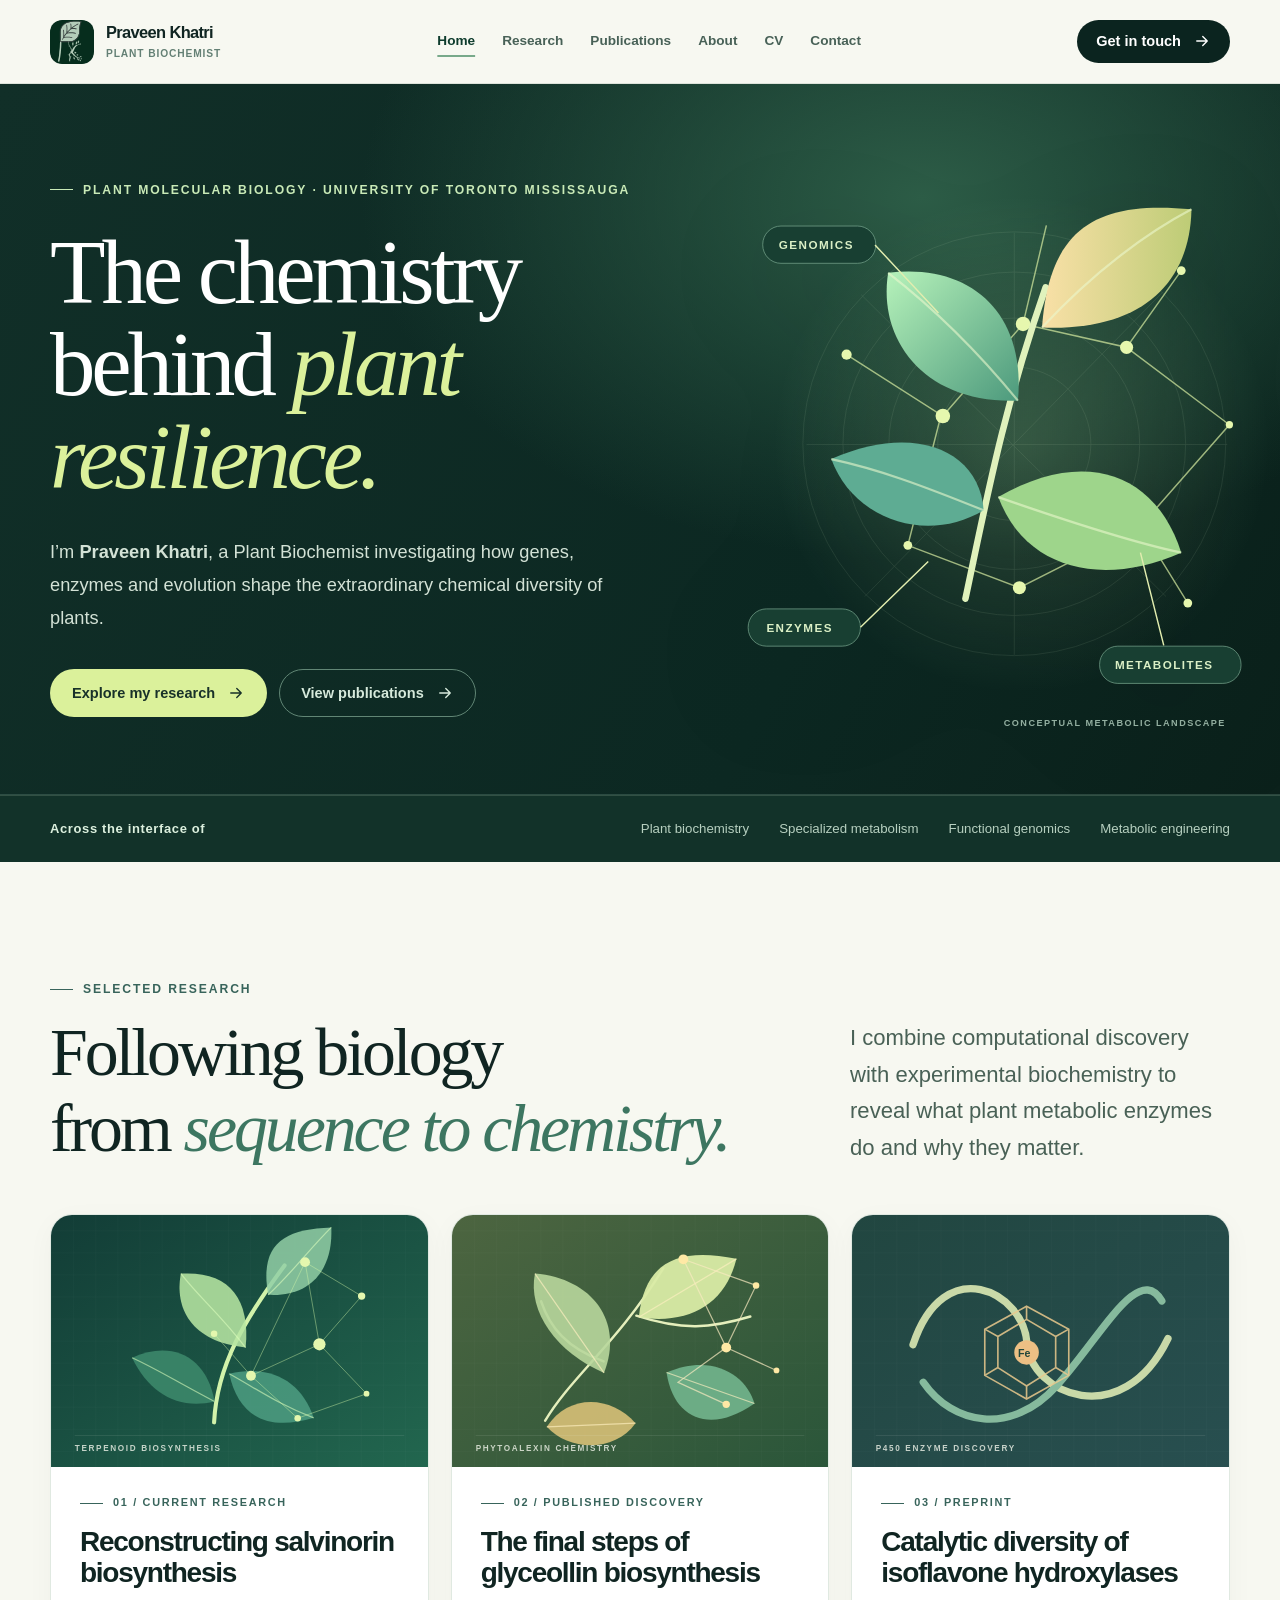
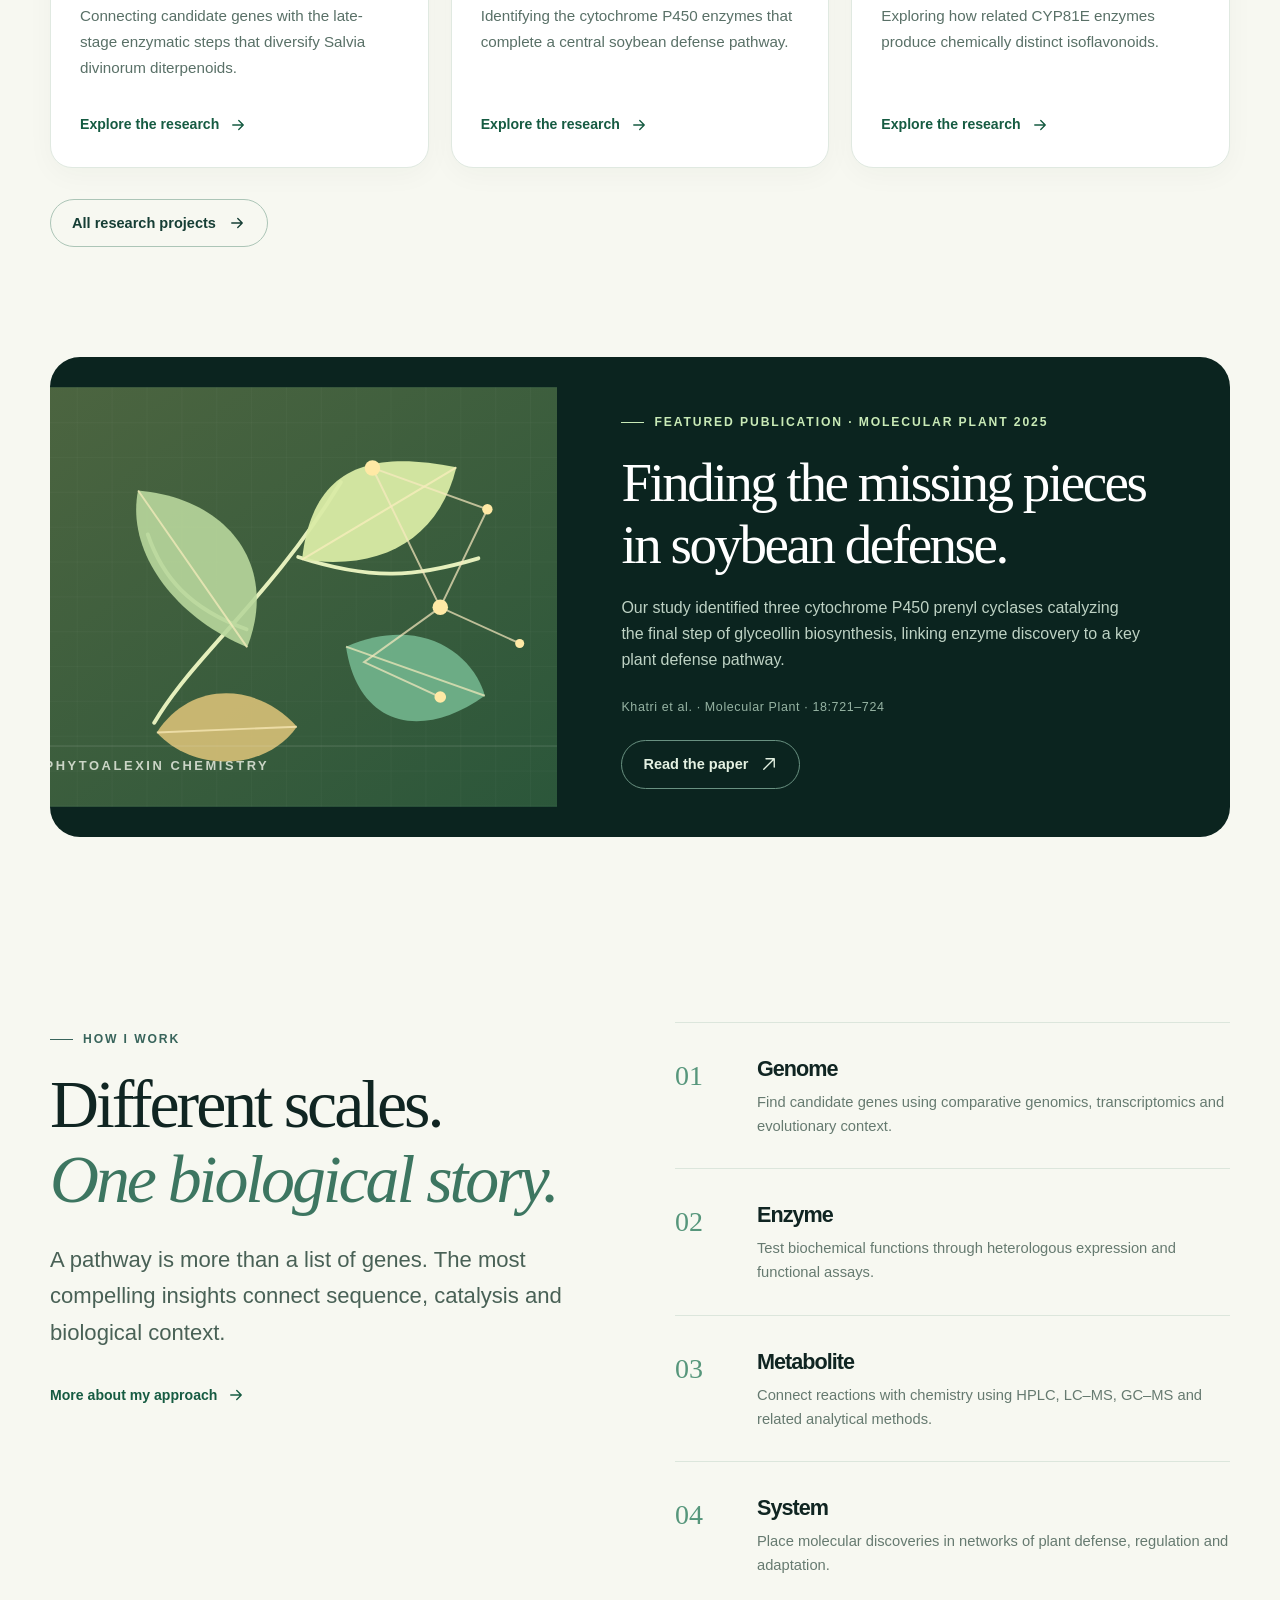
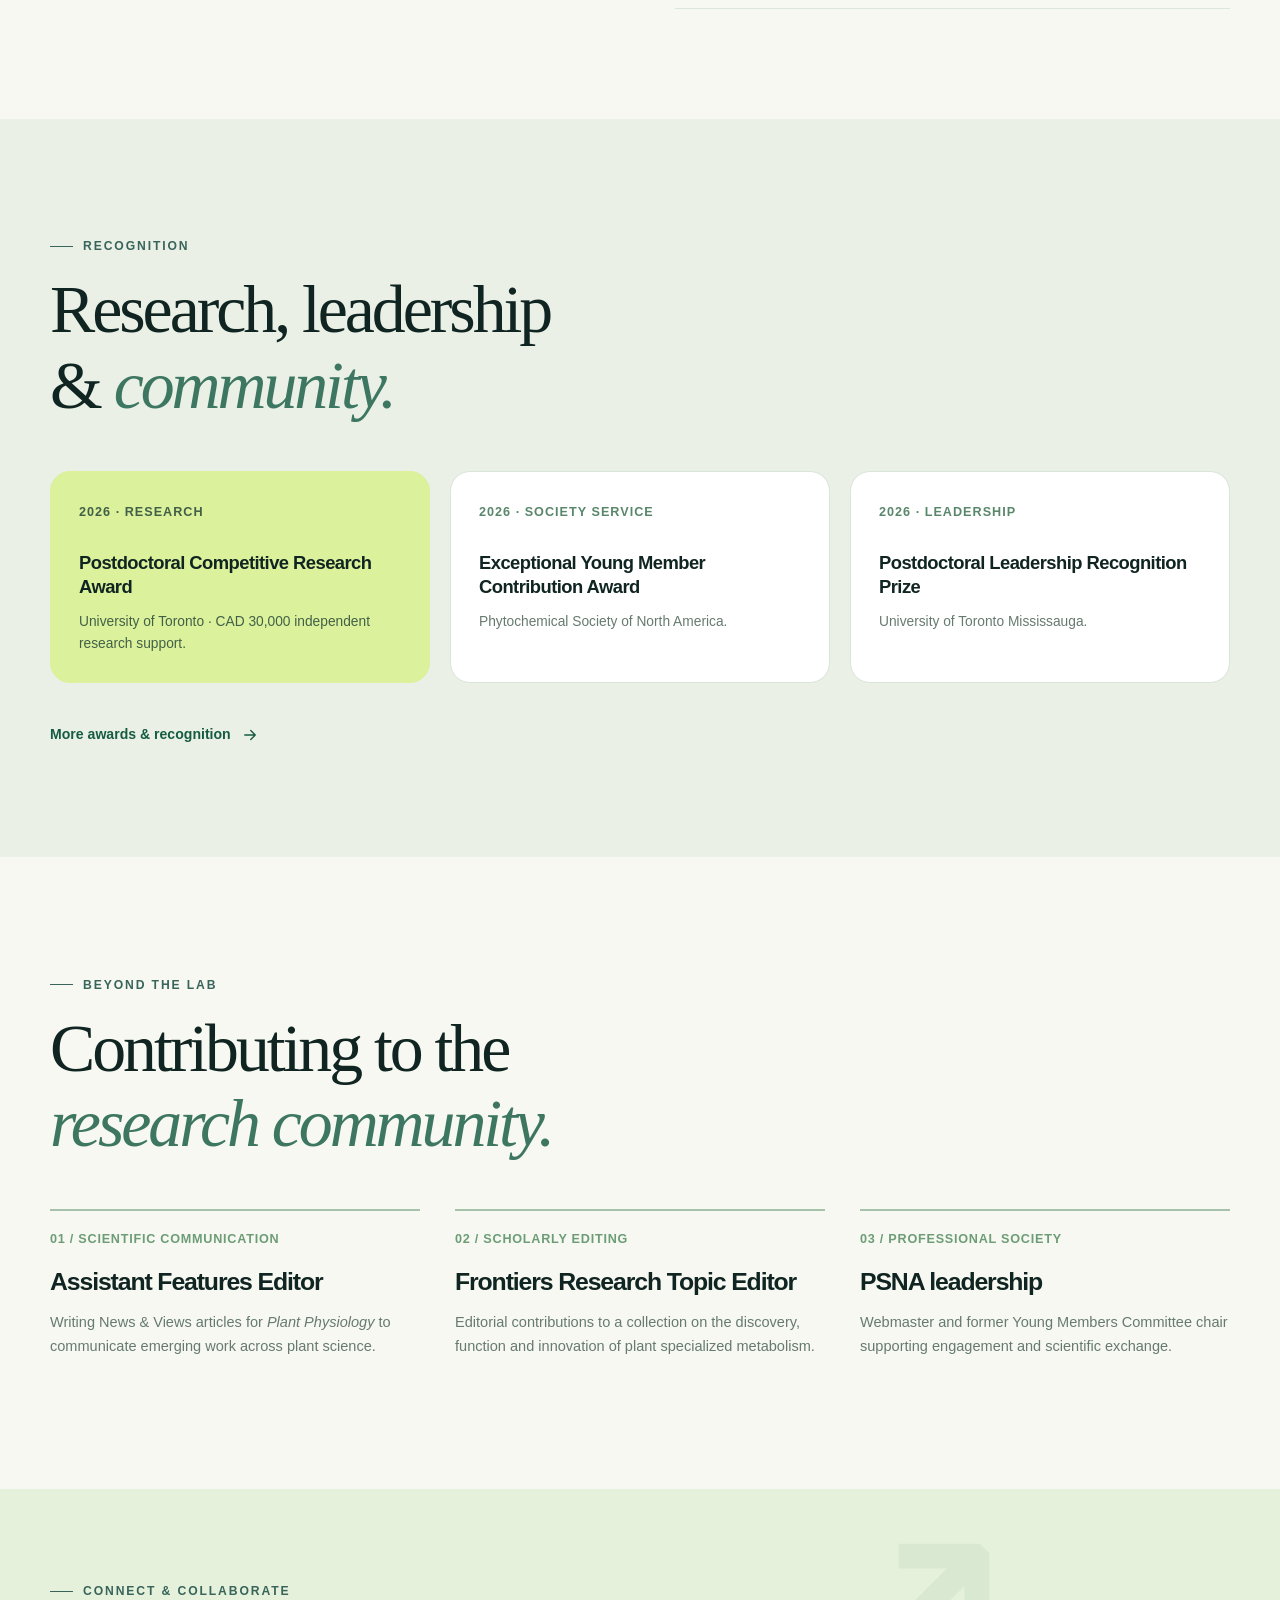
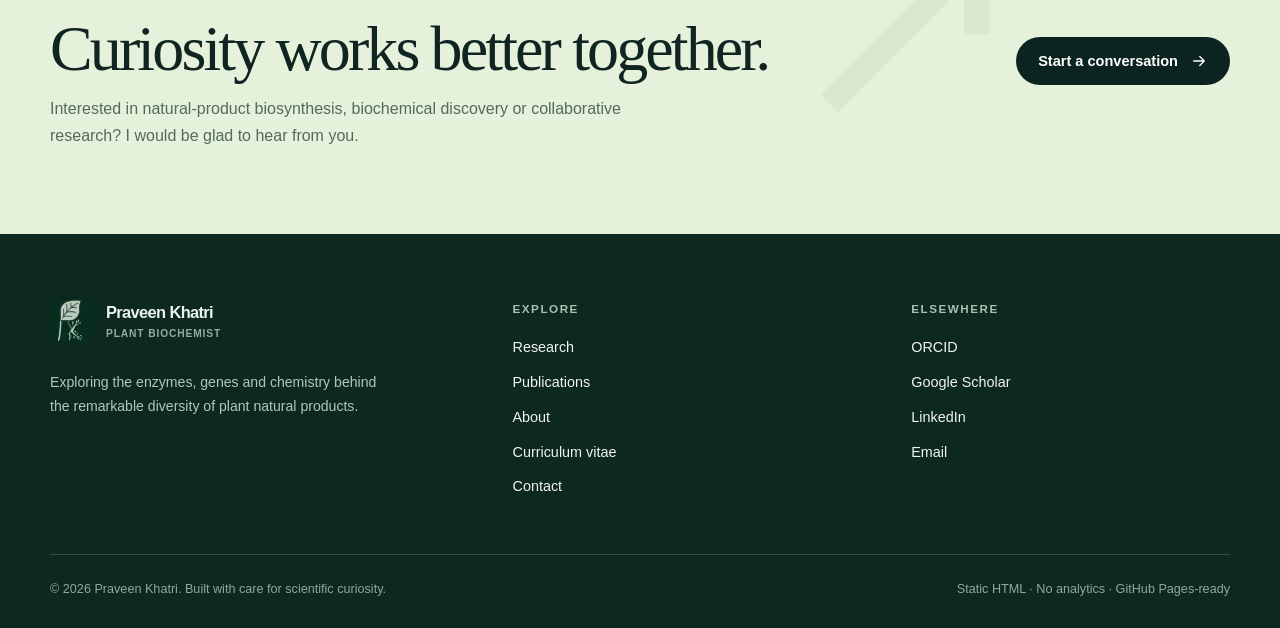
<file: index.html>
<!doctype html><html lang="en"><head><meta charset="utf-8"><meta name="viewport" content="width=device-width,initial-scale=1"><meta name="color-scheme" content="light"><meta name="theme-color" content="#0b241f"><title>Plant specialized metabolism &amp; enzyme discovery | Praveen Khatri</title><meta name="description" content="Praveen Khatri is a plant Biochemist at the University of Toronto Mississauga studying specialized metabolism, cytochrome P450 enzymes and plant defense."><meta name="author" content="Praveen Khatri"><meta property="og:type" content="website"><meta property="og:title" content="Plant specialized metabolism &amp; enzyme discovery | Praveen Khatri"><meta property="og:description" content="Praveen Khatri is a Plant Biochemist at the University of Toronto Mississauga studying specialized metabolism, cytochrome P450 enzymes and plant defense."><link rel="icon" type="image/png" sizes="192x192" href="assets/images/favicon.png"><link rel="apple-touch-icon" sizes="180x180" href="assets/images/apple-touch-icon.png"><link rel="stylesheet" href="assets/css/style.css"><script src="assets/js/main.js" defer></script></head><body><a class="skip-link" href="#main">Skip to main content</a><header class="site-header"><div class="shell nav-inner"><a class="brand" href="index.html" aria-label="Praveen Khatri, home">
<img
  src="assets/images/logo.svg"
  class="brand-logo"
  alt=""
  width="44"
  height="44"
>
<span class="brand-text">Praveen Khatri<span>Plant Biochemist</span></span></a><nav class="site-nav" id="primary-navigation" aria-label="Main navigation"><a href="index.html" aria-current="page">Home</a><a href="research.html">Research</a><a href="publications.html">Publications</a><a href="about.html">About</a><a href="cv.html">CV</a><a href="contact.html" >Contact</a></nav><div class="nav-actions"><a class="btn btn-dark nav-cta" href="contact.html">Get in touch<svg aria-hidden="true" viewBox="0 0 24 24" fill="none" stroke="currentColor" stroke-width="1.8" stroke-linecap="round" stroke-linejoin="round"><path d="M5 12h14m-6-6 6 6-6 6"/></svg></a><button class="menu-toggle" type="button" data-menu-toggle aria-expanded="false" aria-controls="primary-navigation" aria-label="Toggle navigation"><svg viewBox="0 0 24 24" fill="none" stroke="currentColor" stroke-width="1.8" stroke-linecap="round"><path d="M4 7h16M4 12h16M4 17h16"/></svg></button></div></div></header><main id="main"><section class="hero"><div class="shell hero-grid"><div class="hero-content"><span class="eyebrow light">Plant molecular biology · University of Toronto Mississauga</span><h1>The chemistry behind <em>plant resilience.</em></h1><p class="intro">I’m <strong>Praveen Khatri</strong>, a Plant Biochemist investigating how genes, enzymes and evolution shape the extraordinary chemical diversity of plants.</p><div class="hero-actions"><a class="btn btn-primary" href="research.html">Explore my research<svg aria-hidden="true" viewBox="0 0 24 24" fill="none" stroke="currentColor" stroke-width="1.8" stroke-linecap="round" stroke-linejoin="round"><path d="M5 12h14m-6-6 6 6-6 6"/></svg></a><a class="btn btn-outline" href="publications.html">View publications<svg aria-hidden="true" viewBox="0 0 24 24" fill="none" stroke="currentColor" stroke-width="1.8" stroke-linecap="round" stroke-linejoin="round"><path d="M5 12h14m-6-6 6 6-6 6"/></svg></a></div></div><div class="hero-graphic"><img src="assets/images/hero-biosynthesis.svg" alt="Conceptual illustration connecting plant leaves, molecular networks and enzyme discovery" width="790" height="800"></div></div></section><div class="hero-foot"><div class="shell hero-foot-inner"><strong>Across the interface of</strong><div><span>Plant biochemistry</span><span>Specialized metabolism</span><span>Functional genomics</span><span>Metabolic engineering</span></div></div></div><section class="section"><div class="shell"><div class="section-header"><div><span class="eyebrow">Selected research</span><h2>Following biology<br>from <span class="serif-italic">sequence to chemistry.</span></h2></div><p class="lead">I combine computational discovery with experimental biochemistry to reveal what plant metabolic enzymes do and why they matter.</p></div><div class="grid-3"><article class="research-card"><img src="assets/images/art-salvia.svg" alt="Conceptual illustration: Reconstructing salvinorin biosynthesis" width="920" height="650"><div class="research-card-body"><span class="eyebrow">01 / Current research</span><h3>Reconstructing salvinorin biosynthesis</h3><p>Connecting candidate genes with the late-stage enzymatic steps that diversify Salvia divinorum diterpenoids.</p><a class="text-link" href="research.html">Explore the research<svg aria-hidden="true" viewBox="0 0 24 24" fill="none" stroke="currentColor" stroke-width="1.8" stroke-linecap="round" stroke-linejoin="round"><path d="M5 12h14m-6-6 6 6-6 6"/></svg></a></div></article><article class="research-card"><img src="assets/images/art-soybean.svg" alt="Conceptual illustration: The final steps of glyceollin biosynthesis" width="920" height="650"><div class="research-card-body"><span class="eyebrow">02 / Published discovery</span><h3>The final steps of glyceollin biosynthesis</h3><p>Identifying the cytochrome P450 enzymes that complete a central soybean defense pathway.</p><a class="text-link" href="research.html">Explore the research<svg aria-hidden="true" viewBox="0 0 24 24" fill="none" stroke="currentColor" stroke-width="1.8" stroke-linecap="round" stroke-linejoin="round"><path d="M5 12h14m-6-6 6 6-6 6"/></svg></a></div></article><article class="research-card"><img src="assets/images/art-enzyme.svg" alt="Conceptual illustration: Catalytic diversity of isoflavone hydroxylases" width="920" height="650"><div class="research-card-body"><span class="eyebrow">03 / Preprint</span><h3>Catalytic diversity of isoflavone hydroxylases</h3><p>Exploring how related CYP81E enzymes produce chemically distinct isoflavonoids.</p><a class="text-link" href="research.html">Explore the research<svg aria-hidden="true" viewBox="0 0 24 24" fill="none" stroke="currentColor" stroke-width="1.8" stroke-linecap="round" stroke-linejoin="round"><path d="M5 12h14m-6-6 6 6-6 6"/></svg></a></div></article></div><div style="margin-top:31px"><a class="btn btn-outline" href="research.html">All research projects<svg aria-hidden="true" viewBox="0 0 24 24" fill="none" stroke="currentColor" stroke-width="1.8" stroke-linecap="round" stroke-linejoin="round"><path d="M5 12h14m-6-6 6 6-6 6"/></svg></a></div></div></section><section class="section-sm" style="padding-top:0"><div class="shell"><div class="featured"><div class="featured-art"><img src="assets/images/art-soybean.svg" alt="Original conceptual illustration of soybean leaf chemistry and a molecular network" width="920" height="650"></div><div class="featured-content"><span class="eyebrow light">Featured publication · Molecular Plant 2025</span><h2>Finding the missing pieces in soybean defense.</h2><p>Our study identified three cytochrome P450 prenyl cyclases catalyzing the final step of glyceollin biosynthesis, linking enzyme discovery to a key plant defense pathway.</p><div class="meta">Khatri et al. · Molecular Plant · 18:721–724</div><a class="btn btn-outline" href="https://doi.org/10.1016/j.molp.2025.01.022" target="_blank" rel="noopener noreferrer">Read the paper<svg aria-hidden="true" viewBox="0 0 24 24" fill="none" stroke="currentColor" stroke-width="1.8" stroke-linecap="round" stroke-linejoin="round"><path d="M8 5h11v11M19 5 5 19"/></svg></a></div></div></div></section><section class="section"><div class="shell process-wrap"><div class="process-intro"><span class="eyebrow">How I work</span><h2>Different scales.<br><span class="serif-italic">One biological story.</span></h2><p class="lead">A pathway is more than a list of genes. The most compelling insights connect sequence, catalysis and biological context.</p><a class="text-link" href="about.html">More about my approach<svg aria-hidden="true" viewBox="0 0 24 24" fill="none" stroke="currentColor" stroke-width="1.8" stroke-linecap="round" stroke-linejoin="round"><path d="M5 12h14m-6-6 6 6-6 6"/></svg></a></div><div class="process-list"><div class="process-item"><span class="process-number">01</span><div><h3>Genome</h3><p>Find candidate genes using comparative genomics, transcriptomics and evolutionary context.</p></div></div><div class="process-item"><span class="process-number">02</span><div><h3>Enzyme</h3><p>Test biochemical functions through heterologous expression and functional assays.</p></div></div><div class="process-item"><span class="process-number">03</span><div><h3>Metabolite</h3><p>Connect reactions with chemistry using HPLC, LC–MS, GC–MS and related analytical methods.</p></div></div><div class="process-item"><span class="process-number">04</span><div><h3>System</h3><p>Place molecular discoveries in networks of plant defense, regulation and adaptation.</p></div></div></div></div></section><section class="section honors-section"><div class="shell"><div class="section-header"><div><span class="eyebrow">Recognition</span><h2>Research, leadership<br>&amp; <span class="serif-italic">community.</span></h2></div></div><div class="award-highlight"><article class="award-card"><span class="year">2026 · RESEARCH</span><h3>Postdoctoral Competitive Research Award</h3><p>University of Toronto · CAD 30,000 independent research support.</p></article><article class="award-card"><span class="year">2026 · SOCIETY SERVICE</span><h3>Exceptional Young Member Contribution Award</h3><p>Phytochemical Society of North America.</p></article><article class="award-card"><span class="year">2026 · LEADERSHIP</span><h3>Postdoctoral Leadership Recognition Prize</h3><p>University of Toronto Mississauga.</p></article></div><div style="margin-top:28px"><a class="text-link" href="about.html#awards">More awards &amp; recognition<svg aria-hidden="true" viewBox="0 0 24 24" fill="none" stroke="currentColor" stroke-width="1.8" stroke-linecap="round" stroke-linejoin="round"><path d="M5 12h14m-6-6 6 6-6 6"/></svg></a></div></div></section><section class="section"><div class="shell"><div class="section-header"><div><span class="eyebrow">Beyond the lab</span><h2>Contributing to the<br><span class="serif-italic">research community.</span></h2></div></div><div class="community-grid"><article class="community-col"><span class="num">01 / SCIENTIFIC COMMUNICATION</span><h3>Assistant Features Editor</h3><p>Writing News &amp; Views articles for <em>Plant Physiology</em> to communicate emerging work across plant science.</p></article><article class="community-col"><span class="num">02 / SCHOLARLY EDITING</span><h3>Frontiers Research Topic Editor</h3><p>Editorial contributions to a collection on the discovery, function and innovation of plant specialized metabolism.</p></article><article class="community-col"><span class="num">03 / PROFESSIONAL SOCIETY</span><h3>PSNA leadership</h3><p>Webmaster and former Young Members Committee chair supporting engagement and scientific exchange.</p></article></div></div></section><section class="cta-band"><div class="shell cta-inner"><div><span class="eyebrow">Connect & collaborate</span><h2>Curiosity works better together.</h2><p>Interested in natural-product biosynthesis, biochemical discovery or collaborative research? I would be glad to hear from you.</p></div><a class="btn btn-dark" href="contact.html">Start a conversation<svg aria-hidden="true" viewBox="0 0 24 24" fill="none" stroke="currentColor" stroke-width="1.8" stroke-linecap="round" stroke-linejoin="round"><path d="M5 12h14m-6-6 6 6-6 6"/></svg></a></div></section></main><footer class="site-footer"><div class="shell"><div class="footer-grid"><div class="footer-brand"><a class="brand" href="index.html">
<img
  src="assets/images/logo.svg"
  class="brand-logo"
  alt=""
  width="44"
  height="44"
>
<span class="brand-text">Praveen Khatri<span>Plant Biochemist</span></span></a><p>Exploring the enzymes, genes and chemistry behind the remarkable diversity of plant natural products.</p></div><div><div class="footer-title">Explore</div><div class="footer-links"><a href="research.html">Research</a><a href="publications.html">Publications</a><a href="about.html">About</a><a href="cv.html">Curriculum vitae</a><a href="contact.html">Contact</a></div></div><div><div class="footer-title">Elsewhere</div><div class="footer-links"><a href="https://orcid.org/0000-0001-6589-3450" target="_blank" rel="noopener noreferrer">ORCID</a><a href="https://bit.ly/3sAjuCn" target="_blank" rel="noopener noreferrer">Google Scholar</a><a href="https://www.linkedin.com/in/pkhatri4/" target="_blank" rel="noopener noreferrer">LinkedIn</a><a href="mailto:praveen.khatri@utoronto.ca">Email</a></div></div></div><div class="footer-bottom"><span>© <span data-year>2026</span> Praveen Khatri. Built with care for scientific curiosity.</span><span>Static HTML · No analytics · GitHub Pages-ready</span></div></div></footer></body></html>
</file>
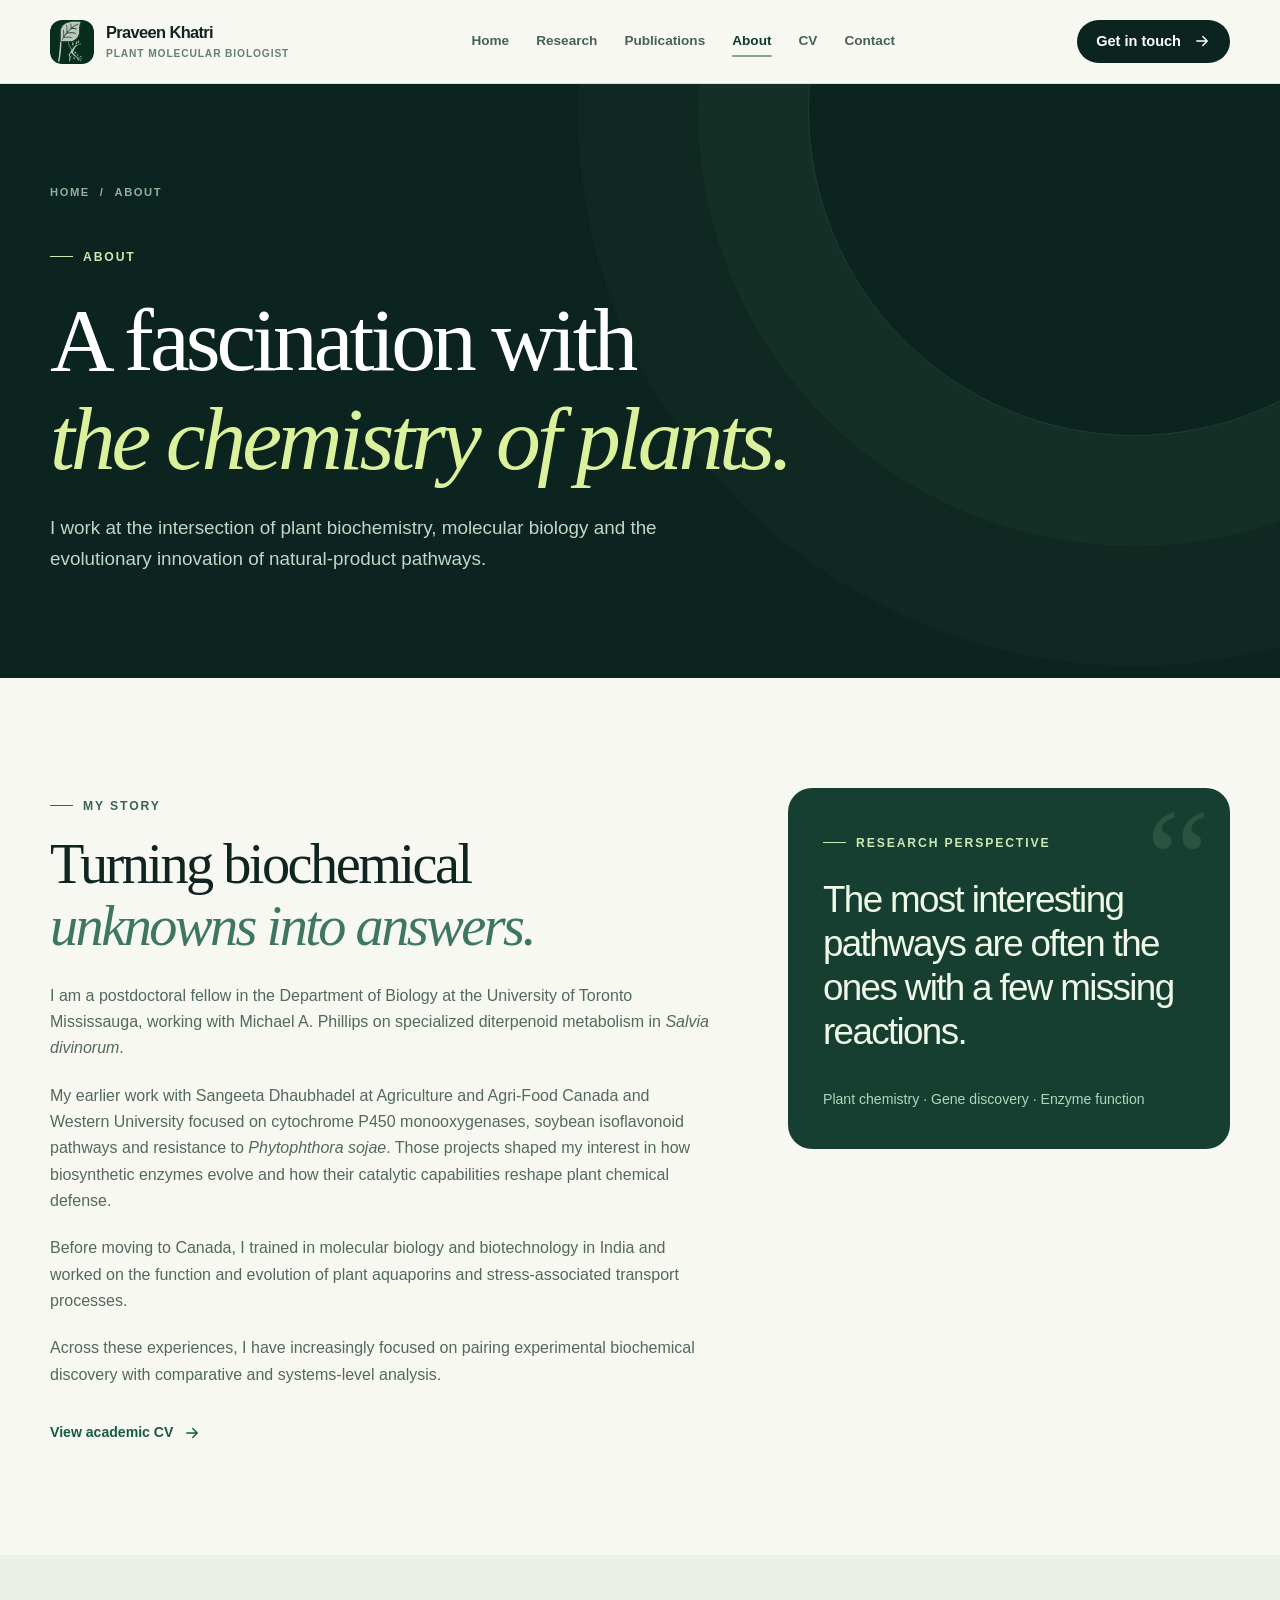
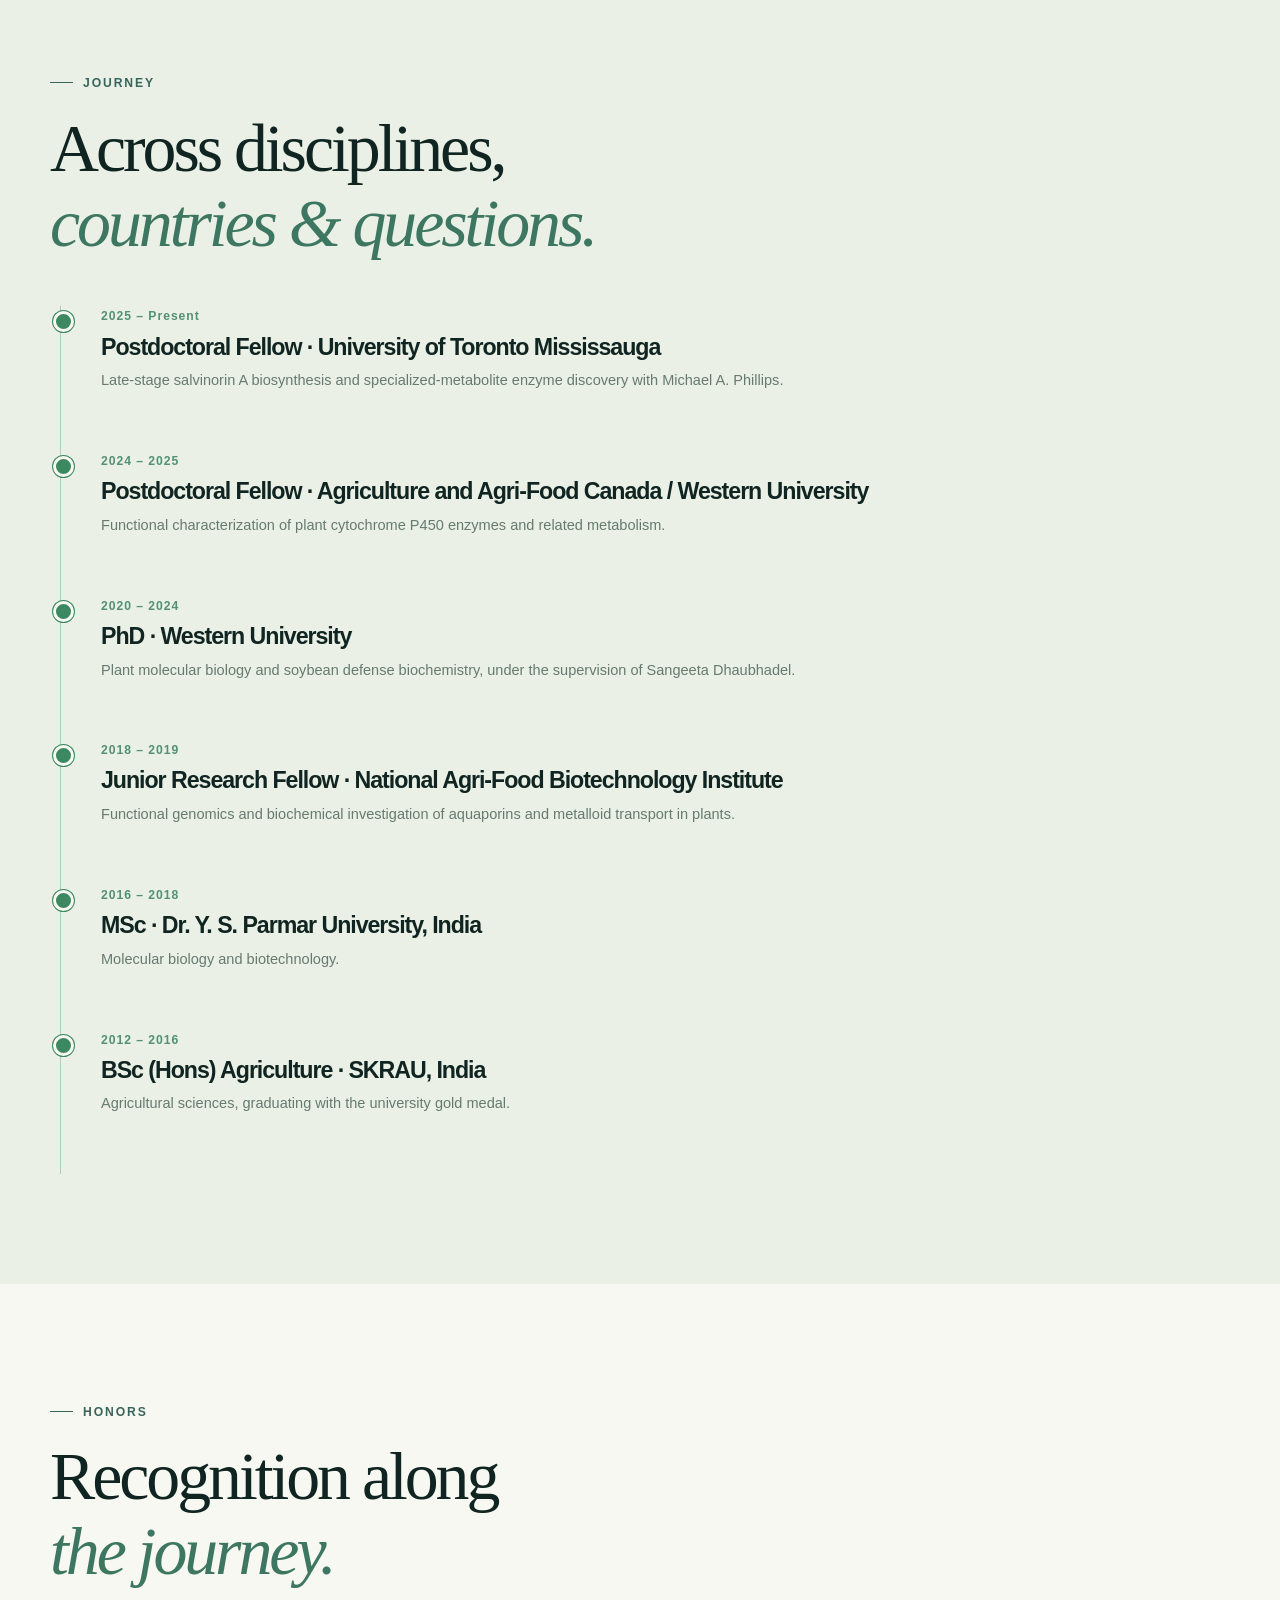
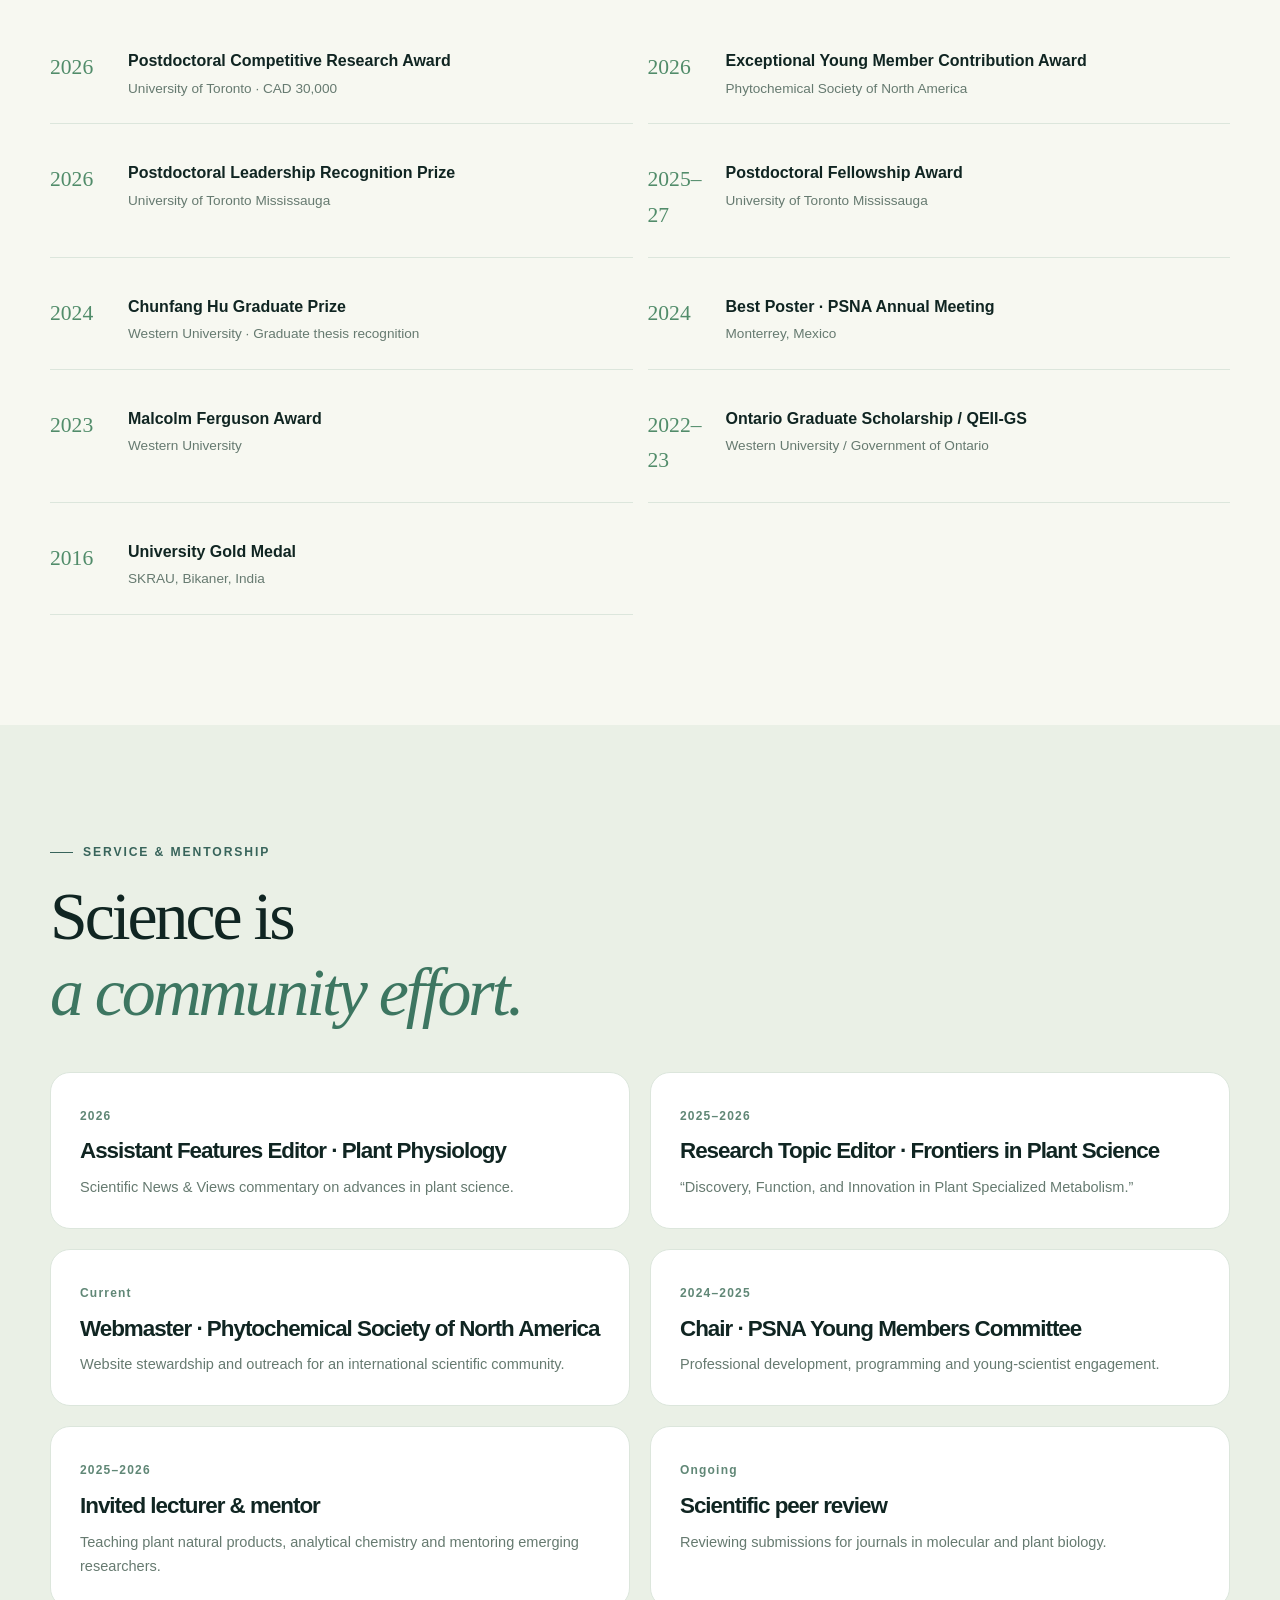
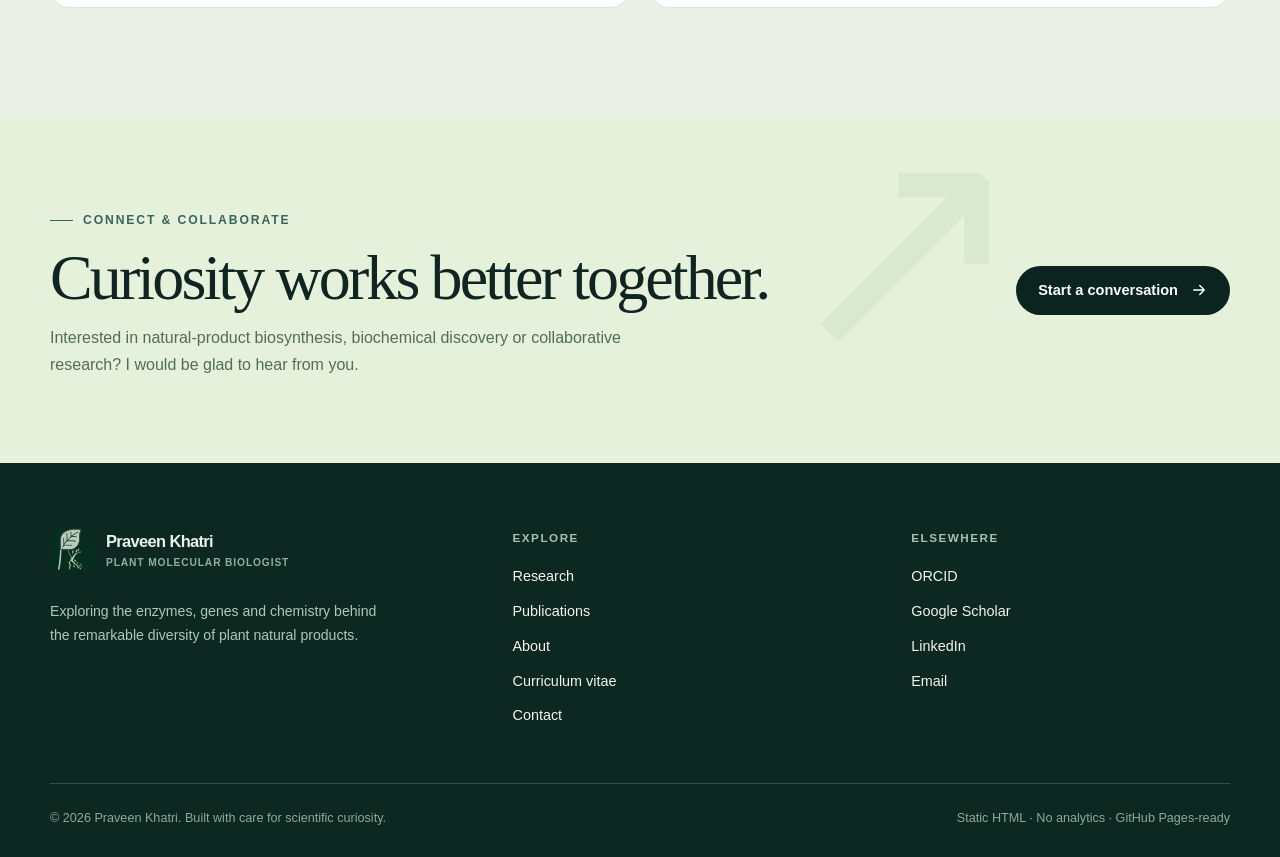
<file: about.html>
<!doctype html><html lang="en"><head><meta charset="utf-8"><meta name="viewport" content="width=device-width,initial-scale=1"><meta name="color-scheme" content="light"><meta name="theme-color" content="#0b241f"><title>About | Praveen Khatri</title><meta name="description" content="About Praveen Khatri: plant molecular biologist, postdoctoral researcher, scientific communicator and member of the plant specialized-metabolism community."><meta name="author" content="Praveen Khatri"><meta property="og:type" content="website"><meta property="og:title" content="About | Praveen Khatri"><meta property="og:description" content="About Praveen Khatri: plant molecular biologist, postdoctoral researcher, scientific communicator and member of the plant specialized-metabolism community."><link rel="icon" type="image/png" sizes="192x192" href="assets/images/favicon.png"><link rel="apple-touch-icon" sizes="180x180" href="assets/images/apple-touch-icon.png"><link rel="stylesheet" href="assets/css/style.css"><script src="assets/js/main.js" defer></script></head><body><a class="skip-link" href="#main">Skip to main content</a><header class="site-header"><div class="shell nav-inner"><a class="brand" href="index.html" aria-label="Praveen Khatri, home">
<img
  src="assets/images/logo.svg"
  class="brand-logo"
  alt=""
  width="44"
  height="44"
>
<span class="brand-text">Praveen Khatri<span>Plant molecular biologist</span></span></a><nav class="site-nav" id="primary-navigation" aria-label="Main navigation"><a href="index.html">Home</a><a href="research.html">Research</a><a href="publications.html">Publications</a><a href="about.html" aria-current="page">About</a><a href="cv.html">CV</a><a href="contact.html" >Contact</a></nav><div class="nav-actions"><a class="btn btn-dark nav-cta" href="contact.html">Get in touch<svg aria-hidden="true" viewBox="0 0 24 24" fill="none" stroke="currentColor" stroke-width="1.8" stroke-linecap="round" stroke-linejoin="round"><path d="M5 12h14m-6-6 6 6-6 6"/></svg></a><button class="menu-toggle" type="button" data-menu-toggle aria-expanded="false" aria-controls="primary-navigation" aria-label="Toggle navigation"><svg viewBox="0 0 24 24" fill="none" stroke="currentColor" stroke-width="1.8" stroke-linecap="round"><path d="M4 7h16M4 12h16M4 17h16"/></svg></button></div></div></header><main id="main"><section class="page-hero"><div class="shell"><div class="bread"><a href="index.html">Home</a><span>/</span>About</div><span class="eyebrow light">About</span><h1>A fascination with<br><em class="serif-italic" style="color:var(--lime)">the chemistry of plants.</em></h1><p>I work at the intersection of plant biochemistry, molecular biology and the evolutionary innovation of natural-product pathways.</p></div></section><section class="section"><div class="shell about-intro"><div><span class="eyebrow">My story</span><h2>Turning biochemical<br><span class="serif-italic">unknowns into answers.</span></h2><p>I am a postdoctoral fellow in the Department of Biology at the University of Toronto Mississauga, working with Michael A. Phillips on specialized diterpenoid metabolism in <em>Salvia divinorum</em>.</p><p>My earlier work with Sangeeta Dhaubhadel at Agriculture and Agri-Food Canada and Western University focused on cytochrome P450 monooxygenases, soybean isoflavonoid pathways and resistance to <em>Phytophthora sojae</em>. Those projects shaped my interest in how biosynthetic enzymes evolve and how their catalytic capabilities reshape plant chemical defense.</p><p>Before moving to Canada, I trained in molecular biology and biotechnology in India and worked on the function and evolution of plant aquaporins and stress-associated transport processes.</p><p>Across these experiences, I have increasingly focused on pairing experimental biochemical discovery with comparative and systems-level analysis.</p><a class="text-link" href="cv.html">View academic CV<svg aria-hidden="true" viewBox="0 0 24 24" fill="none" stroke="currentColor" stroke-width="1.8" stroke-linecap="round" stroke-linejoin="round"><path d="M5 12h14m-6-6 6 6-6 6"/></svg></a></div><aside class="quote-card"><span class="eyebrow light">Research perspective</span><h3 style="margin-top:25px">The most interesting pathways are often the ones with a few missing reactions.</h3><span class="small">Plant chemistry · Gene discovery · Enzyme function</span></aside></div></section><section class="section honors-section"><div class="shell"><span class="eyebrow">Journey</span><h2 style="margin:18px 0 45px">Across disciplines,<br><span class="serif-italic">countries &amp; questions.</span></h2><div class="timeline"><article class="timeline-entry"><div class="time">2025 – Present</div><h3>Postdoctoral Fellow · University of Toronto Mississauga</h3><p>Late-stage salvinorin A biosynthesis and specialized-metabolite enzyme discovery with Michael A. Phillips.</p></article><article class="timeline-entry"><div class="time">2024 – 2025</div><h3>Postdoctoral Fellow · Agriculture and Agri-Food Canada / Western University</h3><p>Functional characterization of plant cytochrome P450 enzymes and related metabolism.</p></article><article class="timeline-entry"><div class="time">2020 – 2024</div><h3>PhD · Western University</h3><p>Plant molecular biology and soybean defense biochemistry, under the supervision of Sangeeta Dhaubhadel.</p></article><article class="timeline-entry"><div class="time">2018 – 2019</div><h3>Junior Research Fellow · National Agri-Food Biotechnology Institute</h3><p>Functional genomics and biochemical investigation of aquaporins and metalloid transport in plants.</p></article><article class="timeline-entry"><div class="time">2016 – 2018</div><h3>MSc · Dr. Y. S. Parmar University, India</h3><p>Molecular biology and biotechnology.</p></article><article class="timeline-entry"><div class="time">2012 – 2016</div><h3>BSc (Hons) Agriculture · SKRAU, India</h3><p>Agricultural sciences, graduating with the university gold medal.</p></article></div></div></section><section class="section" id="awards"><div class="shell"><span class="eyebrow">Honors</span><h2 style="margin:17px 0 38px">Recognition along<br><span class="serif-italic">the journey.</span></h2><div class="award-list"><article class="award-line"><span class="award-year">2026</span><div><strong>Postdoctoral Competitive Research Award</strong><p>University of Toronto · CAD 30,000</p></div></article><article class="award-line"><span class="award-year">2026</span><div><strong>Exceptional Young Member Contribution Award</strong><p>Phytochemical Society of North America</p></div></article><article class="award-line"><span class="award-year">2026</span><div><strong>Postdoctoral Leadership Recognition Prize</strong><p>University of Toronto Mississauga</p></div></article><article class="award-line"><span class="award-year">2025–27</span><div><strong>Postdoctoral Fellowship Award</strong><p>University of Toronto Mississauga</p></div></article><article class="award-line"><span class="award-year">2024</span><div><strong>Chunfang Hu Graduate Prize</strong><p>Western University · Graduate thesis recognition</p></div></article><article class="award-line"><span class="award-year">2024</span><div><strong>Best Poster · PSNA Annual Meeting</strong><p>Monterrey, Mexico</p></div></article><article class="award-line"><span class="award-year">2023</span><div><strong>Malcolm Ferguson Award</strong><p>Western University</p></div></article><article class="award-line"><span class="award-year">2022–23</span><div><strong>Ontario Graduate Scholarship / QEII-GS</strong><p>Western University / Government of Ontario</p></div></article><article class="award-line"><span class="award-year">2016</span><div><strong>University Gold Medal</strong><p>SKRAU, Bikaner, India</p></div></article></div></div></section><section class="section honors-section"><div class="shell"><span class="eyebrow">Service &amp; mentorship</span><h2 style="margin:17px 0 42px">Science is<br><span class="serif-italic">a community effort.</span></h2><div class="service-columns"><article class="service-card"><span>2026</span><h3>Assistant Features Editor · Plant Physiology</h3><p>Scientific News &amp; Views commentary on advances in plant science.</p></article><article class="service-card"><span>2025–2026</span><h3>Research Topic Editor · Frontiers in Plant Science</h3><p>“Discovery, Function, and Innovation in Plant Specialized Metabolism.”</p></article><article class="service-card"><span>Current</span><h3>Webmaster · Phytochemical Society of North America</h3><p>Website stewardship and outreach for an international scientific community.</p></article><article class="service-card"><span>2024–2025</span><h3>Chair · PSNA Young Members Committee</h3><p>Professional development, programming and young-scientist engagement.</p></article><article class="service-card"><span>2025–2026</span><h3>Invited lecturer &amp; mentor</h3><p>Teaching plant natural products, analytical chemistry and mentoring emerging researchers.</p></article><article class="service-card"><span>Ongoing</span><h3>Scientific peer review</h3><p>Reviewing submissions for journals in molecular and plant biology.</p></article></div></div></section><section class="cta-band"><div class="shell cta-inner"><div><span class="eyebrow">Connect & collaborate</span><h2>Curiosity works better together.</h2><p>Interested in natural-product biosynthesis, biochemical discovery or collaborative research? I would be glad to hear from you.</p></div><a class="btn btn-dark" href="contact.html">Start a conversation<svg aria-hidden="true" viewBox="0 0 24 24" fill="none" stroke="currentColor" stroke-width="1.8" stroke-linecap="round" stroke-linejoin="round"><path d="M5 12h14m-6-6 6 6-6 6"/></svg></a></div></section></main><footer class="site-footer"><div class="shell"><div class="footer-grid"><div class="footer-brand"><a class="brand" href="index.html">
<img
  src="assets/images/logo.svg"
  class="brand-logo"
  alt=""
  width="44"
  height="44"
>
<span class="brand-text">Praveen Khatri<span>Plant molecular biologist</span></span></a><p>Exploring the enzymes, genes and chemistry behind the remarkable diversity of plant natural products.</p></div><div><div class="footer-title">Explore</div><div class="footer-links"><a href="research.html">Research</a><a href="publications.html">Publications</a><a href="about.html">About</a><a href="cv.html">Curriculum vitae</a><a href="contact.html">Contact</a></div></div><div><div class="footer-title">Elsewhere</div><div class="footer-links"><a href="https://orcid.org/0000-0001-6589-3450" target="_blank" rel="noopener noreferrer">ORCID</a><a href="https://bit.ly/3sAjuCn" target="_blank" rel="noopener noreferrer">Google Scholar</a><a href="https://www.linkedin.com/in/pkhatri4/" target="_blank" rel="noopener noreferrer">LinkedIn</a><a href="mailto:praveen.khatri@utoronto.ca">Email</a></div></div></div><div class="footer-bottom"><span>© <span data-year>2026</span> Praveen Khatri. Built with care for scientific curiosity.</span><span>Static HTML · No analytics · GitHub Pages-ready</span></div></div></footer></body></html>
</file>
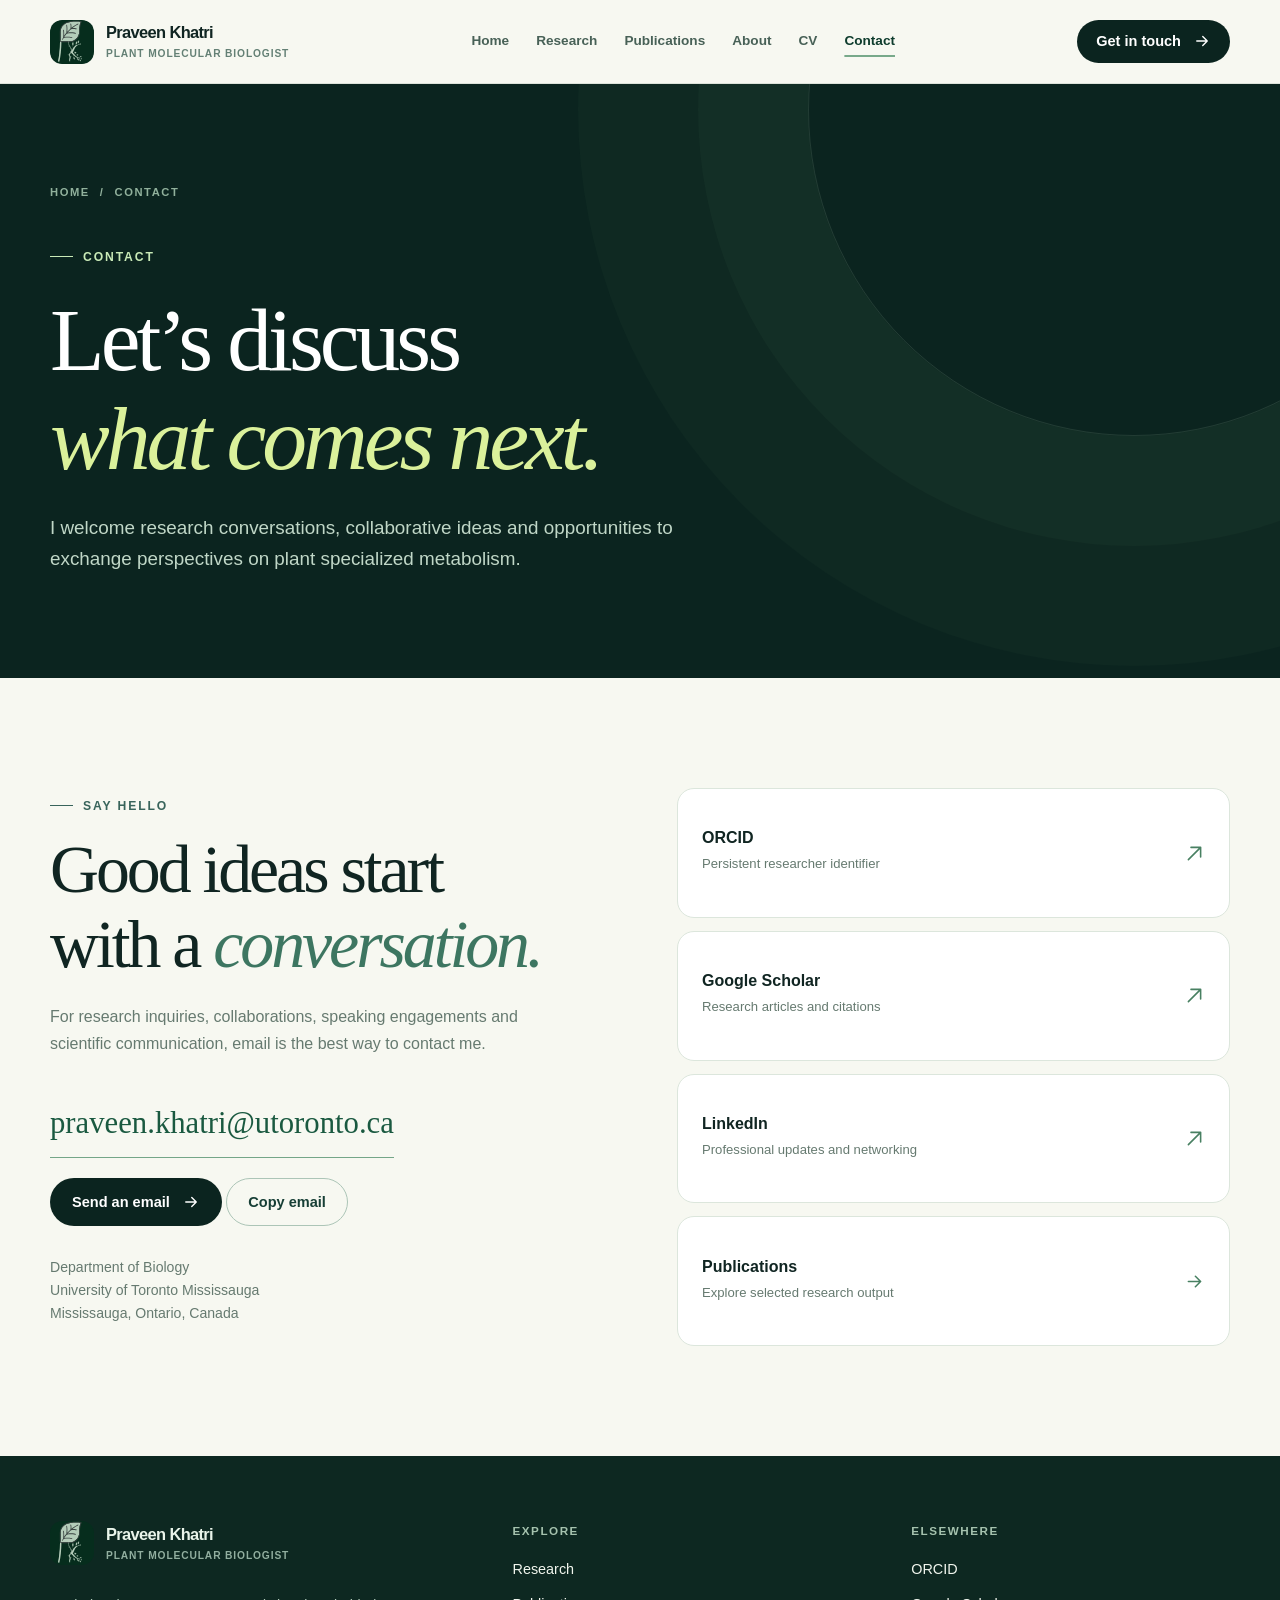
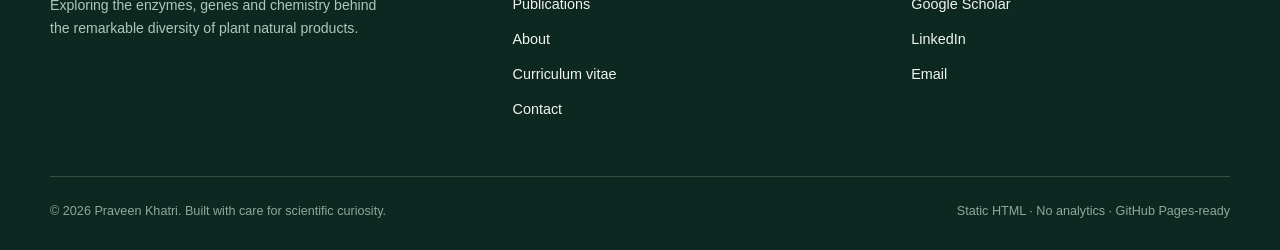
<file: contact.html>
<!doctype html><html lang="en"><head><meta charset="utf-8"><meta name="viewport" content="width=device-width,initial-scale=1"><meta name="color-scheme" content="light"><meta name="theme-color" content="#0b241f"><title>Contact | Praveen Khatri</title><meta name="description" content="Get in touch with Praveen Khatri at the University of Toronto Mississauga regarding research, collaboration and scientific communication."><meta name="author" content="Praveen Khatri"><meta property="og:type" content="website"><meta property="og:title" content="Contact | Praveen Khatri"><meta property="og:description" content="Get in touch with Praveen Khatri at the University of Toronto Mississauga regarding research, collaboration and scientific communication."><link rel="icon" type="image/png" sizes="192x192" href="assets/images/favicon.png"><link rel="apple-touch-icon" sizes="180x180" href="assets/images/apple-touch-icon.png"><link rel="stylesheet" href="assets/css/style.css"><script src="assets/js/main.js" defer></script></head><body><a class="skip-link" href="#main">Skip to main content</a><header class="site-header"><div class="shell nav-inner"><a class="brand" href="index.html" aria-label="Praveen Khatri, home">
<img
  src="assets/images/logo.svg"
  class="brand-logo"
  alt=""
  width="44"
  height="44"
>
<span class="brand-text">Praveen Khatri<span>Plant molecular biologist</span></span></a><nav class="site-nav" id="primary-navigation" aria-label="Main navigation"><a href="index.html">Home</a><a href="research.html">Research</a><a href="publications.html">Publications</a><a href="about.html">About</a><a href="cv.html">CV</a><a href="contact.html" aria-current="page">Contact</a></nav><div class="nav-actions"><a class="btn btn-dark nav-cta" href="contact.html">Get in touch<svg aria-hidden="true" viewBox="0 0 24 24" fill="none" stroke="currentColor" stroke-width="1.8" stroke-linecap="round" stroke-linejoin="round"><path d="M5 12h14m-6-6 6 6-6 6"/></svg></a><button class="menu-toggle" type="button" data-menu-toggle aria-expanded="false" aria-controls="primary-navigation" aria-label="Toggle navigation"><svg viewBox="0 0 24 24" fill="none" stroke="currentColor" stroke-width="1.8" stroke-linecap="round"><path d="M4 7h16M4 12h16M4 17h16"/></svg></button></div></div></header><main id="main"><section class="page-hero"><div class="shell"><div class="bread"><a href="index.html">Home</a><span>/</span>Contact</div><span class="eyebrow light">Contact</span><h1>Let’s discuss<br><em class="serif-italic" style="color:var(--lime)">what comes next.</em></h1><p>I welcome research conversations, collaborative ideas and opportunities to exchange perspectives on plant specialized metabolism.</p></div></section><section class="section"><div class="shell contact-layout"><div class="contact-intro"><span class="eyebrow">Say hello</span><h2>Good ideas start<br>with a <span class="serif-italic">conversation.</span></h2><p>For research inquiries, collaborations, speaking engagements and scientific communication, email is the best way to contact me.</p><a class="contact-email" href="mailto:praveen.khatri@utoronto.ca">praveen.khatri@utoronto.ca</a><div><a class="btn btn-dark" href="mailto:praveen.khatri@utoronto.ca">Send an email<svg aria-hidden="true" viewBox="0 0 24 24" fill="none" stroke="currentColor" stroke-width="1.8" stroke-linecap="round" stroke-linejoin="round"><path d="M5 12h14m-6-6 6 6-6 6"/></svg></a> <button class="btn btn-outline" type="button" data-copy-email>Copy email</button></div><p class="small" style="margin-top:30px">Department of Biology<br>University of Toronto Mississauga<br>Mississauga, Ontario, Canada</p></div><div class="contact-cards"><a class="contact-card" href="https://orcid.org/0000-0001-6589-3450" target="_blank" rel="noopener noreferrer"><div><h3>ORCID</h3><span>Persistent researcher identifier</span></div><svg aria-hidden="true" viewBox="0 0 24 24" fill="none" stroke="currentColor" stroke-width="1.8" stroke-linecap="round" stroke-linejoin="round"><path d="M8 5h11v11M19 5 5 19"/></svg></a><a class="contact-card" href="https://bit.ly/3sAjuCn" target="_blank" rel="noopener noreferrer"><div><h3>Google Scholar</h3><span>Research articles and citations</span></div><svg aria-hidden="true" viewBox="0 0 24 24" fill="none" stroke="currentColor" stroke-width="1.8" stroke-linecap="round" stroke-linejoin="round"><path d="M8 5h11v11M19 5 5 19"/></svg></a><a class="contact-card" href="https://www.linkedin.com/in/pkhatri4/" target="_blank" rel="noopener noreferrer"><div><h3>LinkedIn</h3><span>Professional updates and networking</span></div><svg aria-hidden="true" viewBox="0 0 24 24" fill="none" stroke="currentColor" stroke-width="1.8" stroke-linecap="round" stroke-linejoin="round"><path d="M8 5h11v11M19 5 5 19"/></svg></a><a class="contact-card" href="publications.html"><div><h3>Publications</h3><span>Explore selected research output</span></div><svg aria-hidden="true" viewBox="0 0 24 24" fill="none" stroke="currentColor" stroke-width="1.8" stroke-linecap="round" stroke-linejoin="round"><path d="M5 12h14m-6-6 6 6-6 6"/></svg></a></div></div></section></main><footer class="site-footer"><div class="shell"><div class="footer-grid"><div class="footer-brand"><a class="brand" href="index.html">
<img
  src="assets/images/logo.svg"
  class="brand-logo"
  alt=""
  width="44"
  height="44"
>
<span class="brand-text">Praveen Khatri<span>Plant molecular biologist</span></span></a><p>Exploring the enzymes, genes and chemistry behind the remarkable diversity of plant natural products.</p></div><div><div class="footer-title">Explore</div><div class="footer-links"><a href="research.html">Research</a><a href="publications.html">Publications</a><a href="about.html">About</a><a href="cv.html">Curriculum vitae</a><a href="contact.html">Contact</a></div></div><div><div class="footer-title">Elsewhere</div><div class="footer-links"><a href="https://orcid.org/0000-0001-6589-3450" target="_blank" rel="noopener noreferrer">ORCID</a><a href="https://bit.ly/3sAjuCn" target="_blank" rel="noopener noreferrer">Google Scholar</a><a href="https://www.linkedin.com/in/pkhatri4/" target="_blank" rel="noopener noreferrer">LinkedIn</a><a href="mailto:praveen.khatri@utoronto.ca">Email</a></div></div></div><div class="footer-bottom"><span>© <span data-year>2026</span> Praveen Khatri. Built with care for scientific curiosity.</span><span>Static HTML · No analytics · GitHub Pages-ready</span></div></div></footer></body></html>
</file>
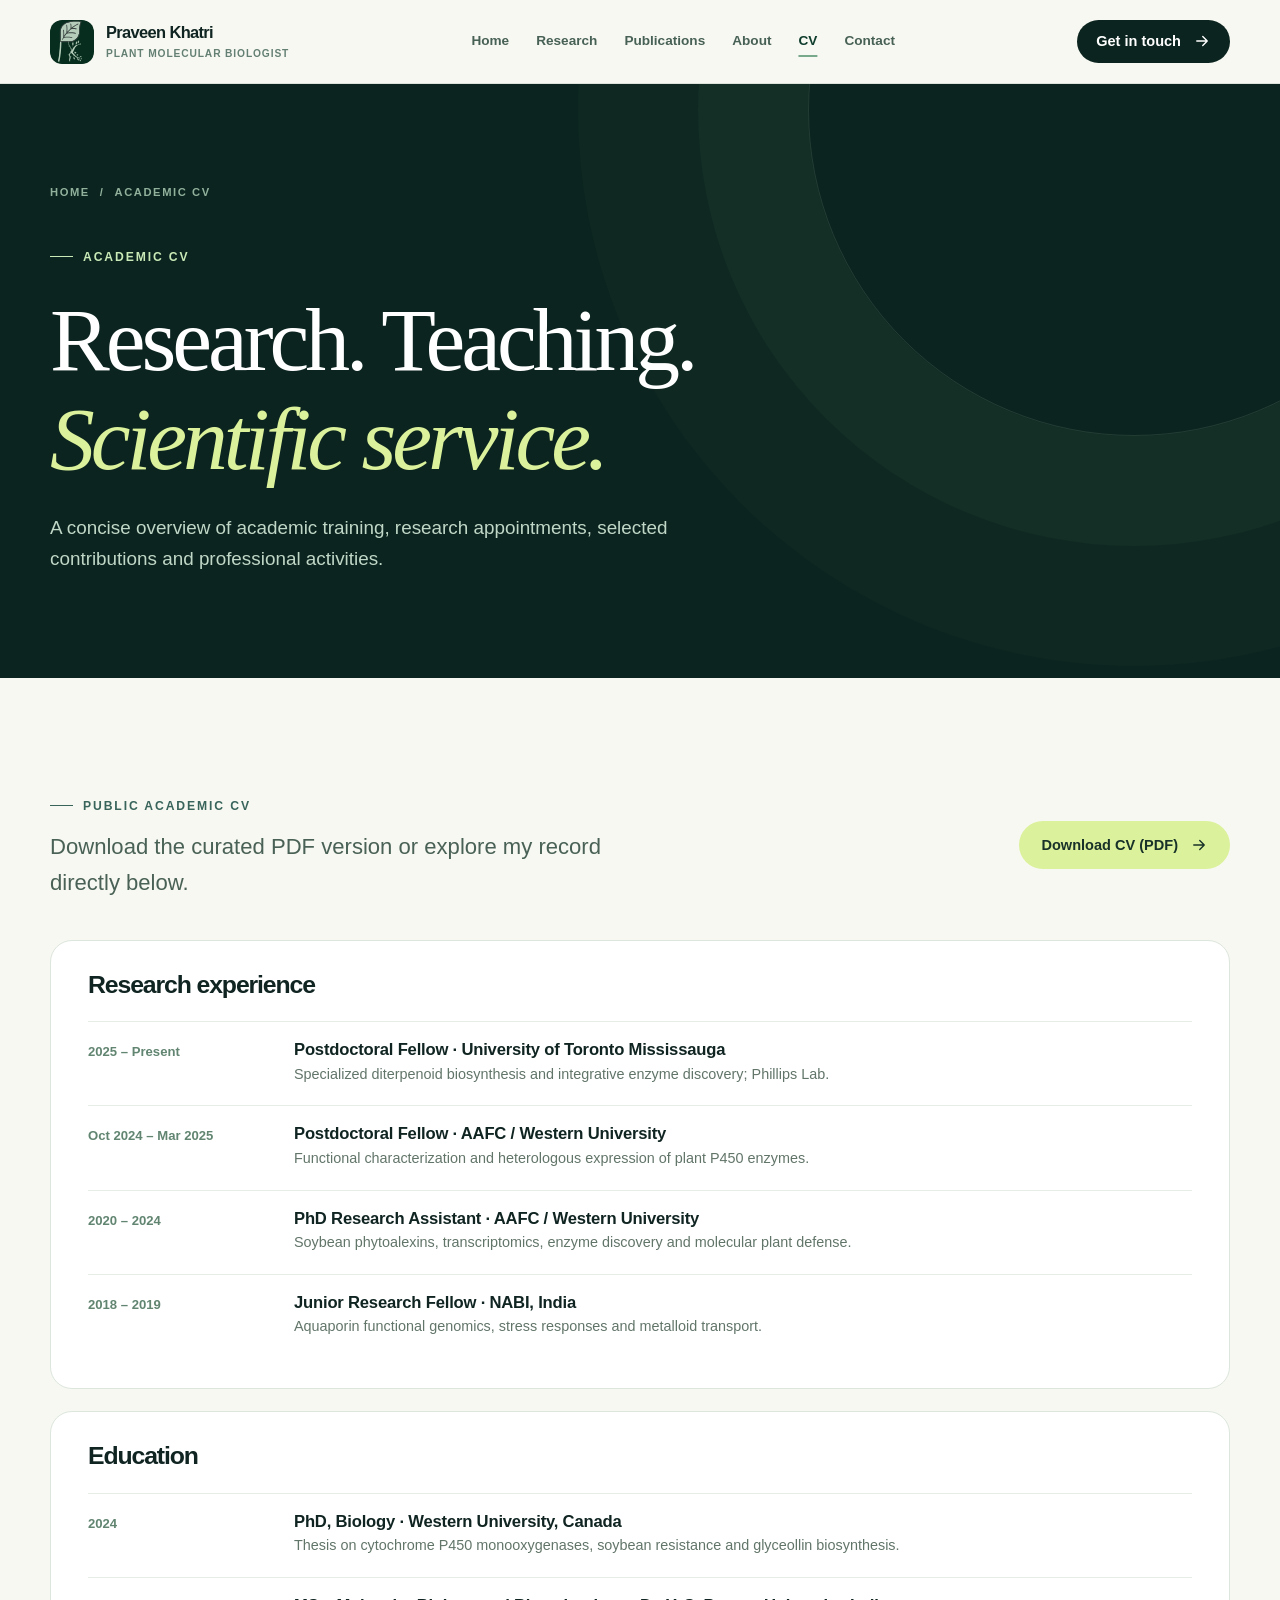
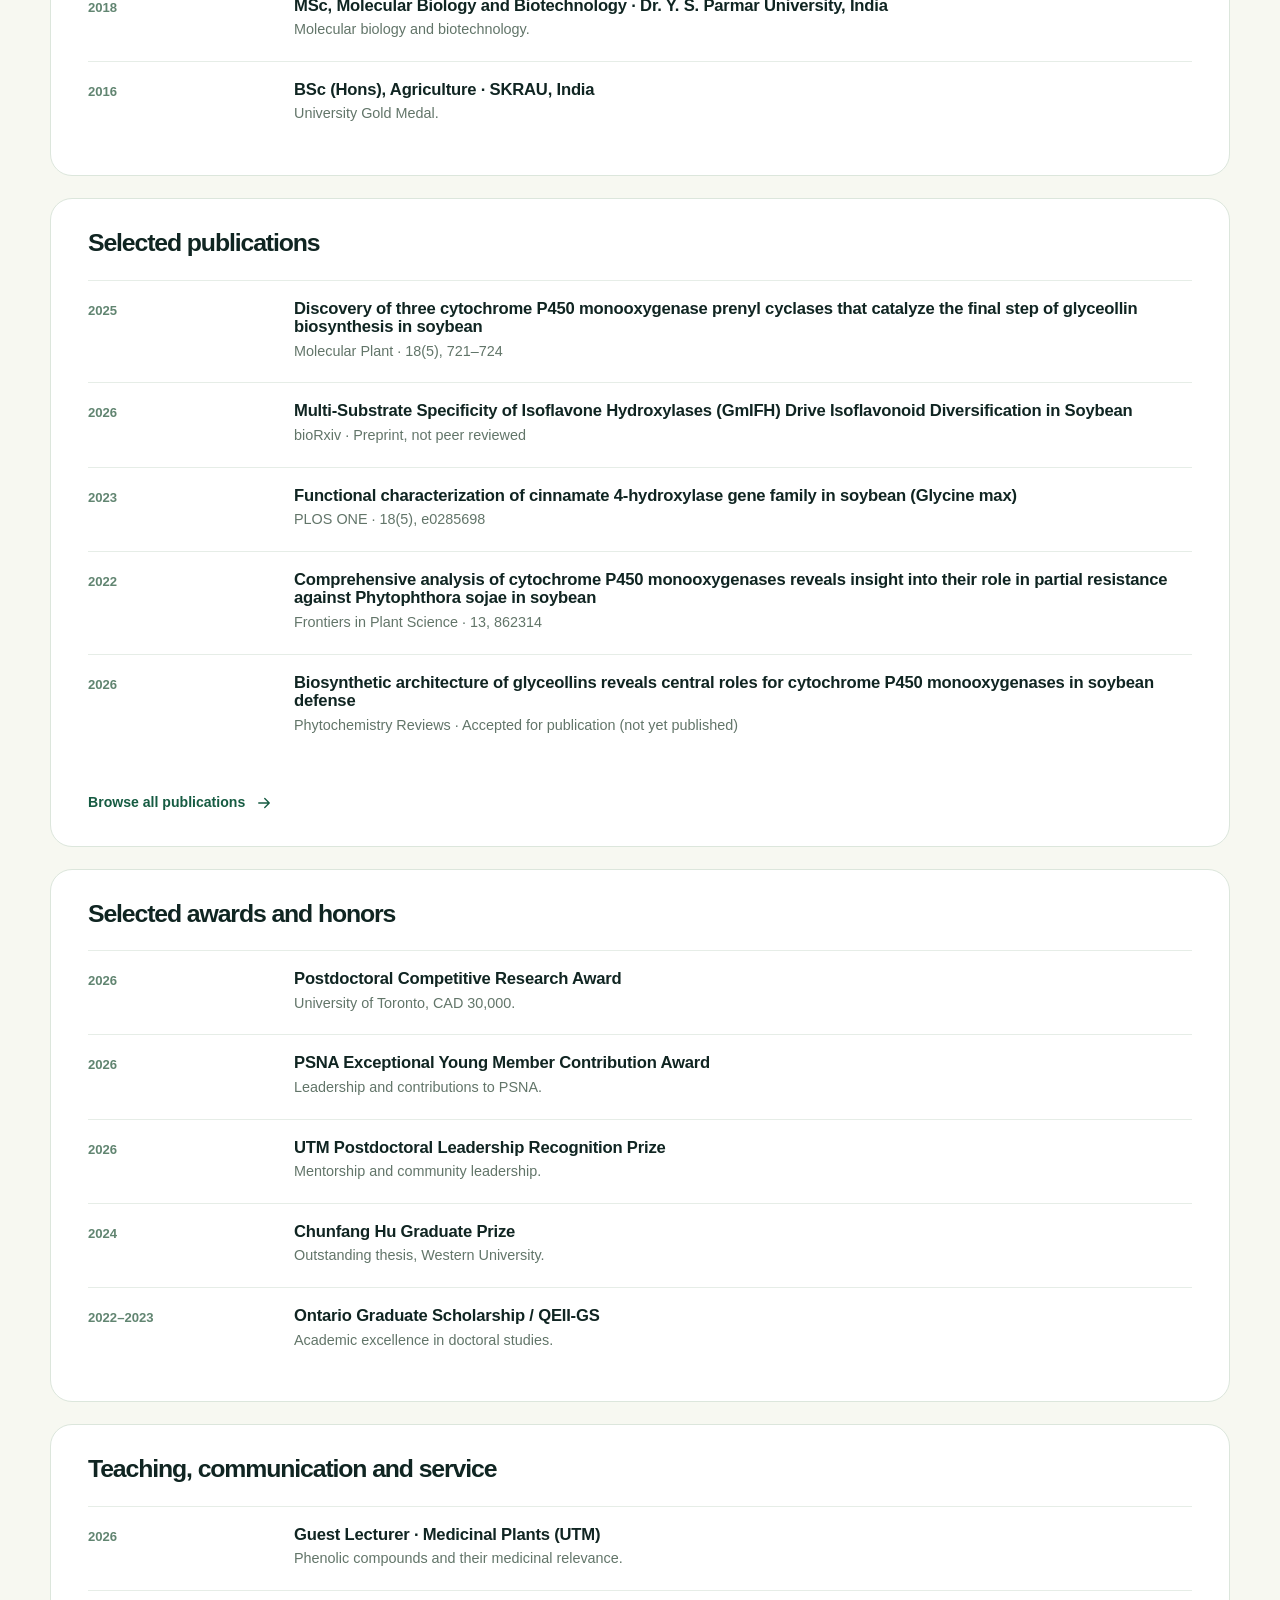
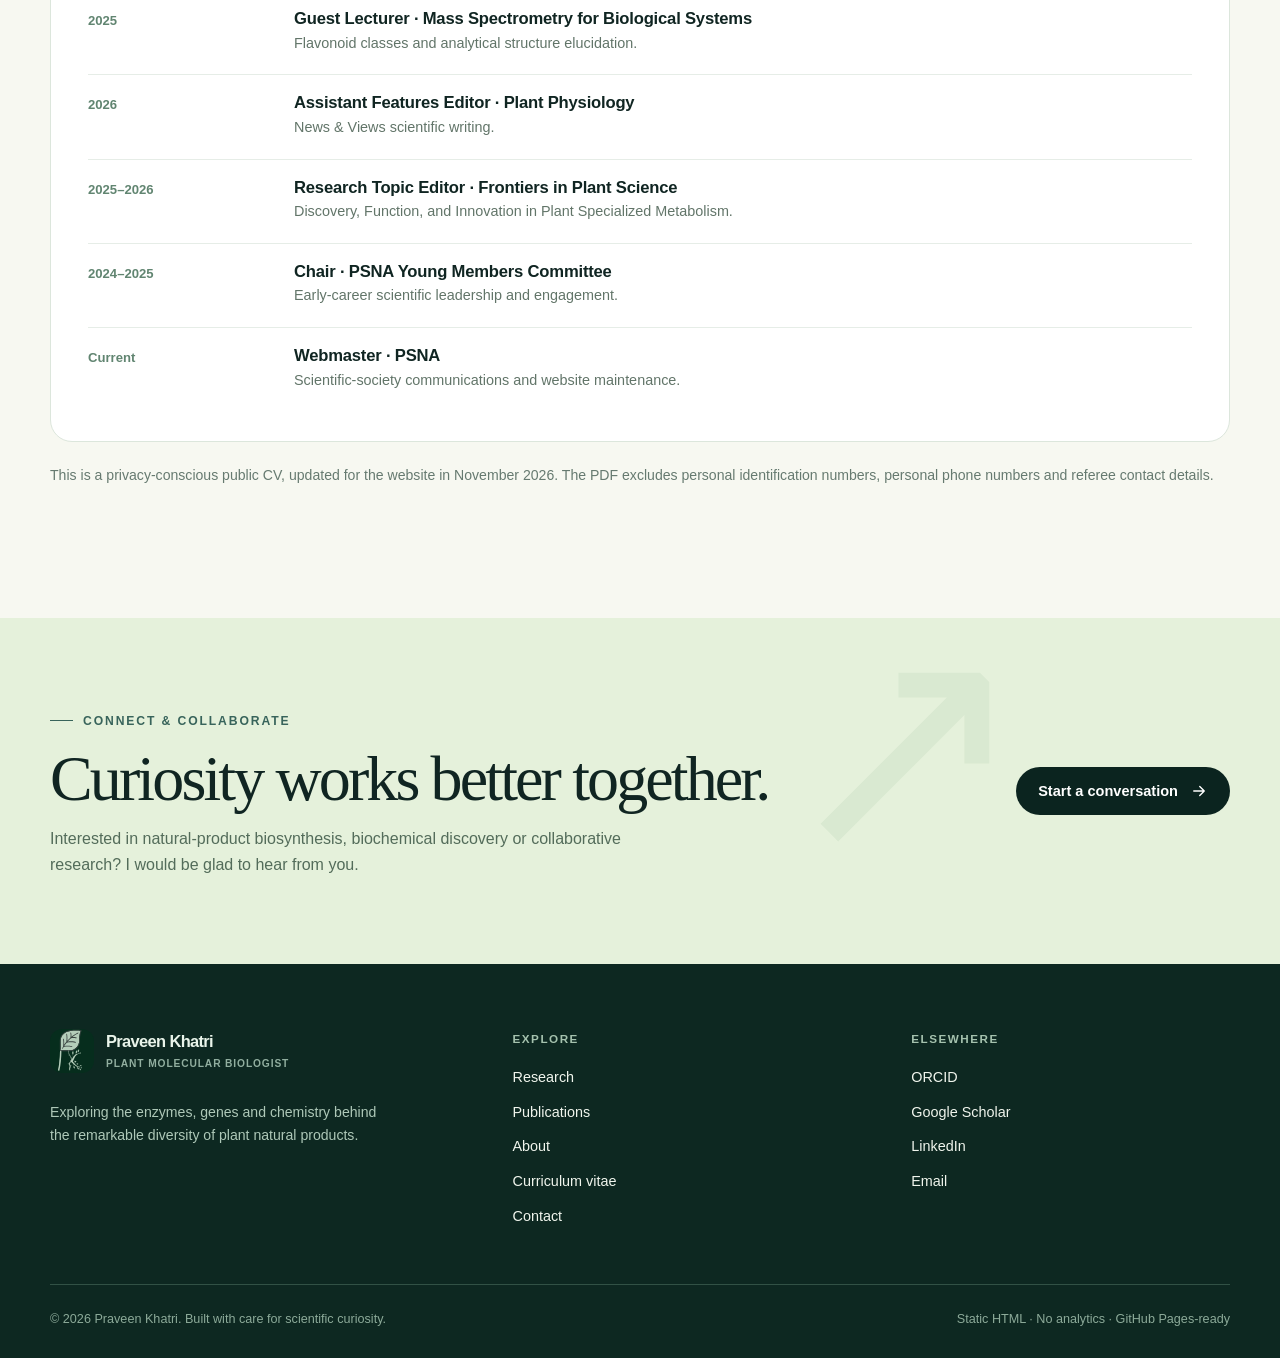
<file: cv.html>
<!doctype html><html lang="en"><head><meta charset="utf-8"><meta name="viewport" content="width=device-width,initial-scale=1"><meta name="color-scheme" content="light"><meta name="theme-color" content="#0b241f"><title>Curriculum Vitae | Praveen Khatri</title><meta name="description" content="Download the public academic CV of Praveen Khatri, including experience, education, selected publications, awards, teaching and scientific service."><meta name="author" content="Praveen Khatri"><meta property="og:type" content="website"><meta property="og:title" content="Curriculum Vitae | Praveen Khatri"><meta property="og:description" content="Download the public academic CV of Praveen Khatri, including experience, education, selected publications, awards, teaching and scientific service."><link rel="icon" type="image/png" sizes="192x192" href="assets/images/favicon.png"><link rel="apple-touch-icon" sizes="180x180" href="assets/images/apple-touch-icon.png"><link rel="stylesheet" href="assets/css/style.css"><script src="assets/js/main.js" defer></script></head><body><a class="skip-link" href="#main">Skip to main content</a><header class="site-header"><div class="shell nav-inner"><a class="brand" href="index.html" aria-label="Praveen Khatri, home">
<img
  src="assets/images/logo.svg"
  class="brand-logo"
  alt=""
  width="44"
  height="44"
>
<span class="brand-text">Praveen Khatri<span>Plant molecular biologist</span></span></a><nav class="site-nav" id="primary-navigation" aria-label="Main navigation"><a href="index.html">Home</a><a href="research.html">Research</a><a href="publications.html">Publications</a><a href="about.html">About</a><a href="cv.html" aria-current="page">CV</a><a href="contact.html" >Contact</a></nav><div class="nav-actions"><a class="btn btn-dark nav-cta" href="contact.html">Get in touch<svg aria-hidden="true" viewBox="0 0 24 24" fill="none" stroke="currentColor" stroke-width="1.8" stroke-linecap="round" stroke-linejoin="round"><path d="M5 12h14m-6-6 6 6-6 6"/></svg></a><button class="menu-toggle" type="button" data-menu-toggle aria-expanded="false" aria-controls="primary-navigation" aria-label="Toggle navigation"><svg viewBox="0 0 24 24" fill="none" stroke="currentColor" stroke-width="1.8" stroke-linecap="round"><path d="M4 7h16M4 12h16M4 17h16"/></svg></button></div></div></header><main id="main"><section class="page-hero"><div class="shell"><div class="bread"><a href="index.html">Home</a><span>/</span>Academic CV</div><span class="eyebrow light">Academic CV</span><h1>Research. Teaching.<br><em class="serif-italic" style="color:var(--lime)">Scientific service.</em></h1><p>A concise overview of academic training, research appointments, selected contributions and professional activities.</p></div></section><section class="section"><div class="shell"><div class="cv-toolbar"><div><span class="eyebrow">Public academic CV</span><p class="lead" style="margin:13px 0 0">Download the curated PDF version or explore my record directly below.</p></div><a class="btn btn-primary" href="assets/docs/Praveen_Khatri_Public_CV_2026.pdf">Download CV (PDF)<svg aria-hidden="true" viewBox="0 0 24 24" fill="none" stroke="currentColor" stroke-width="1.8" stroke-linecap="round" stroke-linejoin="round"><path d="M5 12h14m-6-6 6 6-6 6"/></svg></a></div><div class="cv-block"><h3>Research experience</h3><div class="cv-entry"><div class="cv-date">2025 – Present</div><div><h4>Postdoctoral Fellow · University of Toronto Mississauga</h4><p>Specialized diterpenoid biosynthesis and integrative enzyme discovery; Phillips Lab.</p></div></div><div class="cv-entry"><div class="cv-date">Oct 2024 – Mar 2025</div><div><h4>Postdoctoral Fellow · AAFC / Western University</h4><p>Functional characterization and heterologous expression of plant P450 enzymes.</p></div></div><div class="cv-entry"><div class="cv-date">2020 – 2024</div><div><h4>PhD Research Assistant · AAFC / Western University</h4><p>Soybean phytoalexins, transcriptomics, enzyme discovery and molecular plant defense.</p></div></div><div class="cv-entry"><div class="cv-date">2018 – 2019</div><div><h4>Junior Research Fellow · NABI, India</h4><p>Aquaporin functional genomics, stress responses and metalloid transport.</p></div></div></div><div class="cv-block"><h3>Education</h3><div class="cv-entry"><div class="cv-date">2024</div><div><h4>PhD, Biology · Western University, Canada</h4><p>Thesis on cytochrome P450 monooxygenases, soybean resistance and glyceollin biosynthesis.</p></div></div><div class="cv-entry"><div class="cv-date">2018</div><div><h4>MSc, Molecular Biology and Biotechnology · Dr. Y. S. Parmar University, India</h4><p>Molecular biology and biotechnology.</p></div></div><div class="cv-entry"><div class="cv-date">2016</div><div><h4>BSc (Hons), Agriculture · SKRAU, India</h4><p>University Gold Medal.</p></div></div></div><div class="cv-block"><h3>Selected publications</h3><div class="cv-entry"><div class="cv-date">2025</div><div><h4>Discovery of three cytochrome P450 monooxygenase prenyl cyclases that catalyze the final step of glyceollin biosynthesis in soybean</h4><p>Molecular Plant · 18(5), 721–724</p></div></div><div class="cv-entry"><div class="cv-date">2026</div><div><h4>Multi-Substrate Specificity of Isoflavone Hydroxylases (GmIFH) Drive Isoflavonoid Diversification in Soybean</h4><p>bioRxiv · Preprint, not peer reviewed</p></div></div><div class="cv-entry"><div class="cv-date">2023</div><div><h4>Functional characterization of cinnamate 4-hydroxylase gene family in soybean (Glycine max)</h4><p>PLOS ONE · 18(5), e0285698</p></div></div><div class="cv-entry"><div class="cv-date">2022</div><div><h4>Comprehensive analysis of cytochrome P450 monooxygenases reveals insight into their role in partial resistance against Phytophthora sojae in soybean</h4><p>Frontiers in Plant Science · 13, 862314</p></div></div><div class="cv-entry"><div class="cv-date">2026</div><div><h4>Biosynthetic architecture of glyceollins reveals central roles for cytochrome P450 monooxygenases in soybean defense</h4><p>Phytochemistry Reviews · Accepted for publication (not yet published)</p></div></div><div style="margin-top:23px"><a class="text-link" href="publications.html">Browse all publications<svg aria-hidden="true" viewBox="0 0 24 24" fill="none" stroke="currentColor" stroke-width="1.8" stroke-linecap="round" stroke-linejoin="round"><path d="M5 12h14m-6-6 6 6-6 6"/></svg></a></div></div><div class="cv-block"><h3>Selected awards and honors</h3><div class="cv-entry"><div class="cv-date">2026</div><div><h4>Postdoctoral Competitive Research Award</h4><p>University of Toronto, CAD 30,000.</p></div></div><div class="cv-entry"><div class="cv-date">2026</div><div><h4>PSNA Exceptional Young Member Contribution Award</h4><p>Leadership and contributions to PSNA.</p></div></div><div class="cv-entry"><div class="cv-date">2026</div><div><h4>UTM Postdoctoral Leadership Recognition Prize</h4><p>Mentorship and community leadership.</p></div></div><div class="cv-entry"><div class="cv-date">2024</div><div><h4>Chunfang Hu Graduate Prize</h4><p>Outstanding thesis, Western University.</p></div></div><div class="cv-entry"><div class="cv-date">2022–2023</div><div><h4>Ontario Graduate Scholarship / QEII-GS</h4><p>Academic excellence in doctoral studies.</p></div></div></div><div class="cv-block"><h3>Teaching, communication and service</h3><div class="cv-entry"><div class="cv-date">2026</div><div><h4>Guest Lecturer · Medicinal Plants (UTM)</h4><p>Phenolic compounds and their medicinal relevance.</p></div></div><div class="cv-entry"><div class="cv-date">2025</div><div><h4>Guest Lecturer · Mass Spectrometry for Biological Systems</h4><p>Flavonoid classes and analytical structure elucidation.</p></div></div><div class="cv-entry"><div class="cv-date">2026</div><div><h4>Assistant Features Editor · Plant Physiology</h4><p>News &amp; Views scientific writing.</p></div></div><div class="cv-entry"><div class="cv-date">2025–2026</div><div><h4>Research Topic Editor · Frontiers in Plant Science</h4><p>Discovery, Function, and Innovation in Plant Specialized Metabolism.</p></div></div><div class="cv-entry"><div class="cv-date">2024–2025</div><div><h4>Chair · PSNA Young Members Committee</h4><p>Early-career scientific leadership and engagement.</p></div></div><div class="cv-entry"><div class="cv-date">Current</div><div><h4>Webmaster · PSNA</h4><p>Scientific-society communications and website maintenance.</p></div></div></div><p class="small muted">This is a privacy-conscious public CV, updated for the website in November 2026. The PDF excludes personal identification numbers, personal phone numbers and referee contact details.</p></div></section><section class="cta-band"><div class="shell cta-inner"><div><span class="eyebrow">Connect & collaborate</span><h2>Curiosity works better together.</h2><p>Interested in natural-product biosynthesis, biochemical discovery or collaborative research? I would be glad to hear from you.</p></div><a class="btn btn-dark" href="contact.html">Start a conversation<svg aria-hidden="true" viewBox="0 0 24 24" fill="none" stroke="currentColor" stroke-width="1.8" stroke-linecap="round" stroke-linejoin="round"><path d="M5 12h14m-6-6 6 6-6 6"/></svg></a></div></section></main><footer class="site-footer"><div class="shell"><div class="footer-grid"><div class="footer-brand"><a class="brand" href="index.html">
<img
  src="assets/images/logo.svg"
  class="brand-logo"
  alt=""
  width="44"
  height="44"
>
<span class="brand-text">Praveen Khatri<span>Plant molecular biologist</span></span></a><p>Exploring the enzymes, genes and chemistry behind the remarkable diversity of plant natural products.</p></div><div><div class="footer-title">Explore</div><div class="footer-links"><a href="research.html">Research</a><a href="publications.html">Publications</a><a href="about.html">About</a><a href="cv.html">Curriculum vitae</a><a href="contact.html">Contact</a></div></div><div><div class="footer-title">Elsewhere</div><div class="footer-links"><a href="https://orcid.org/0000-0001-6589-3450" target="_blank" rel="noopener noreferrer">ORCID</a><a href="https://bit.ly/3sAjuCn" target="_blank" rel="noopener noreferrer">Google Scholar</a><a href="https://www.linkedin.com/in/pkhatri4/" target="_blank" rel="noopener noreferrer">LinkedIn</a><a href="mailto:praveen.khatri@utoronto.ca">Email</a></div></div></div><div class="footer-bottom"><span>© <span data-year>2026</span> Praveen Khatri. Built with care for scientific curiosity.</span><span>Static HTML · No analytics · GitHub Pages-ready</span></div></div></footer></body></html>
</file>
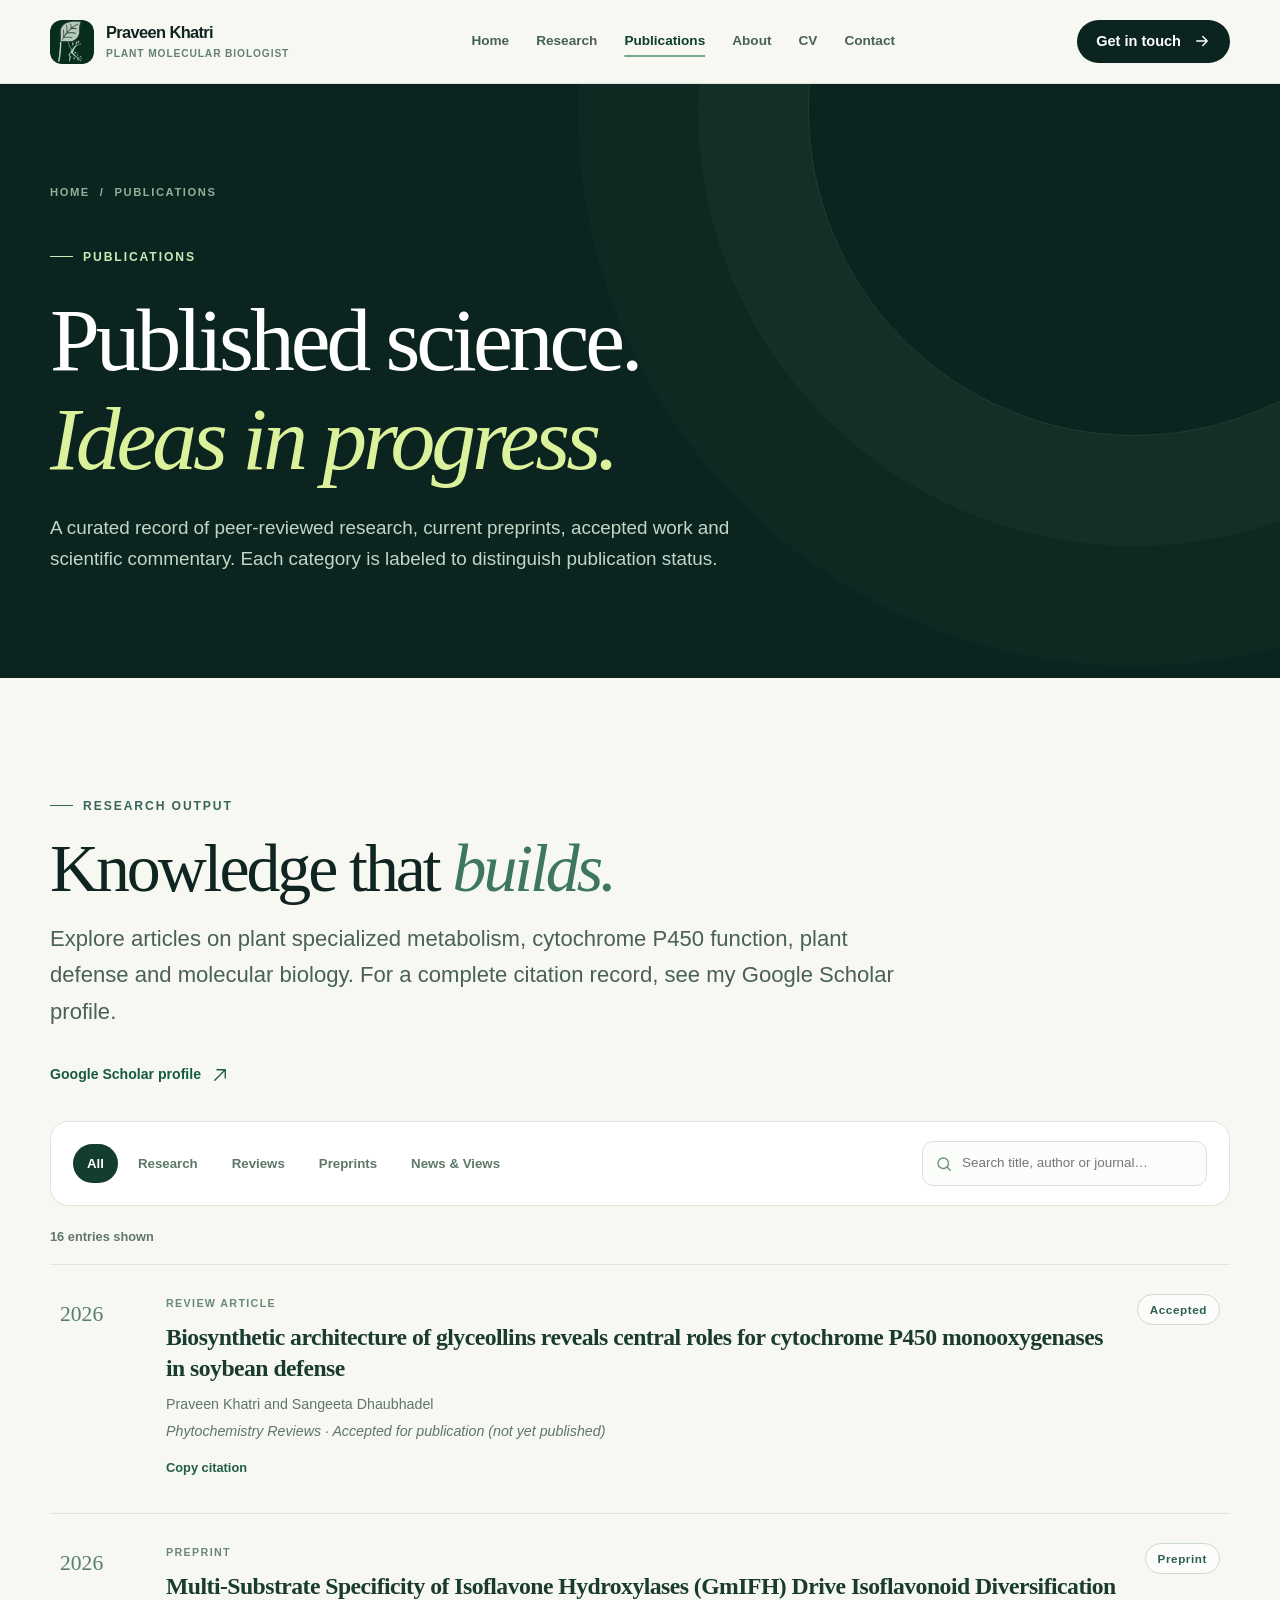
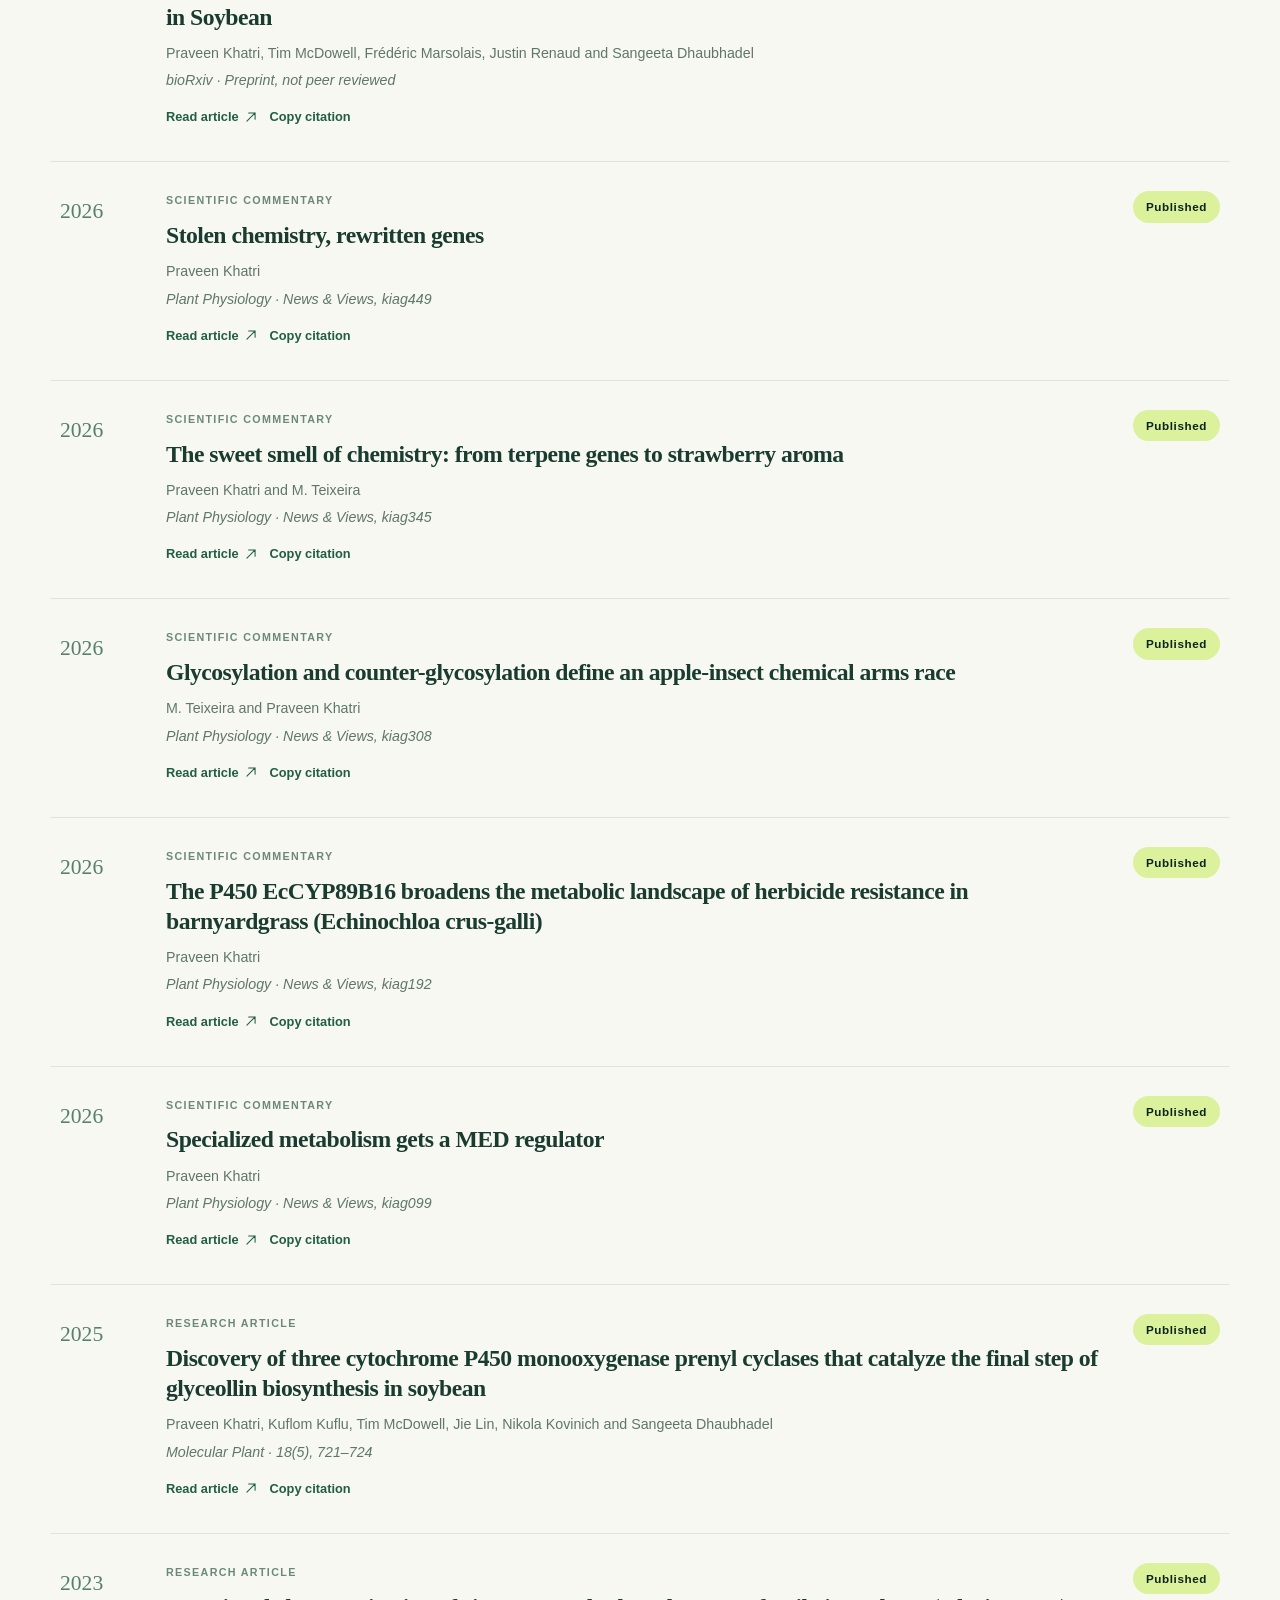
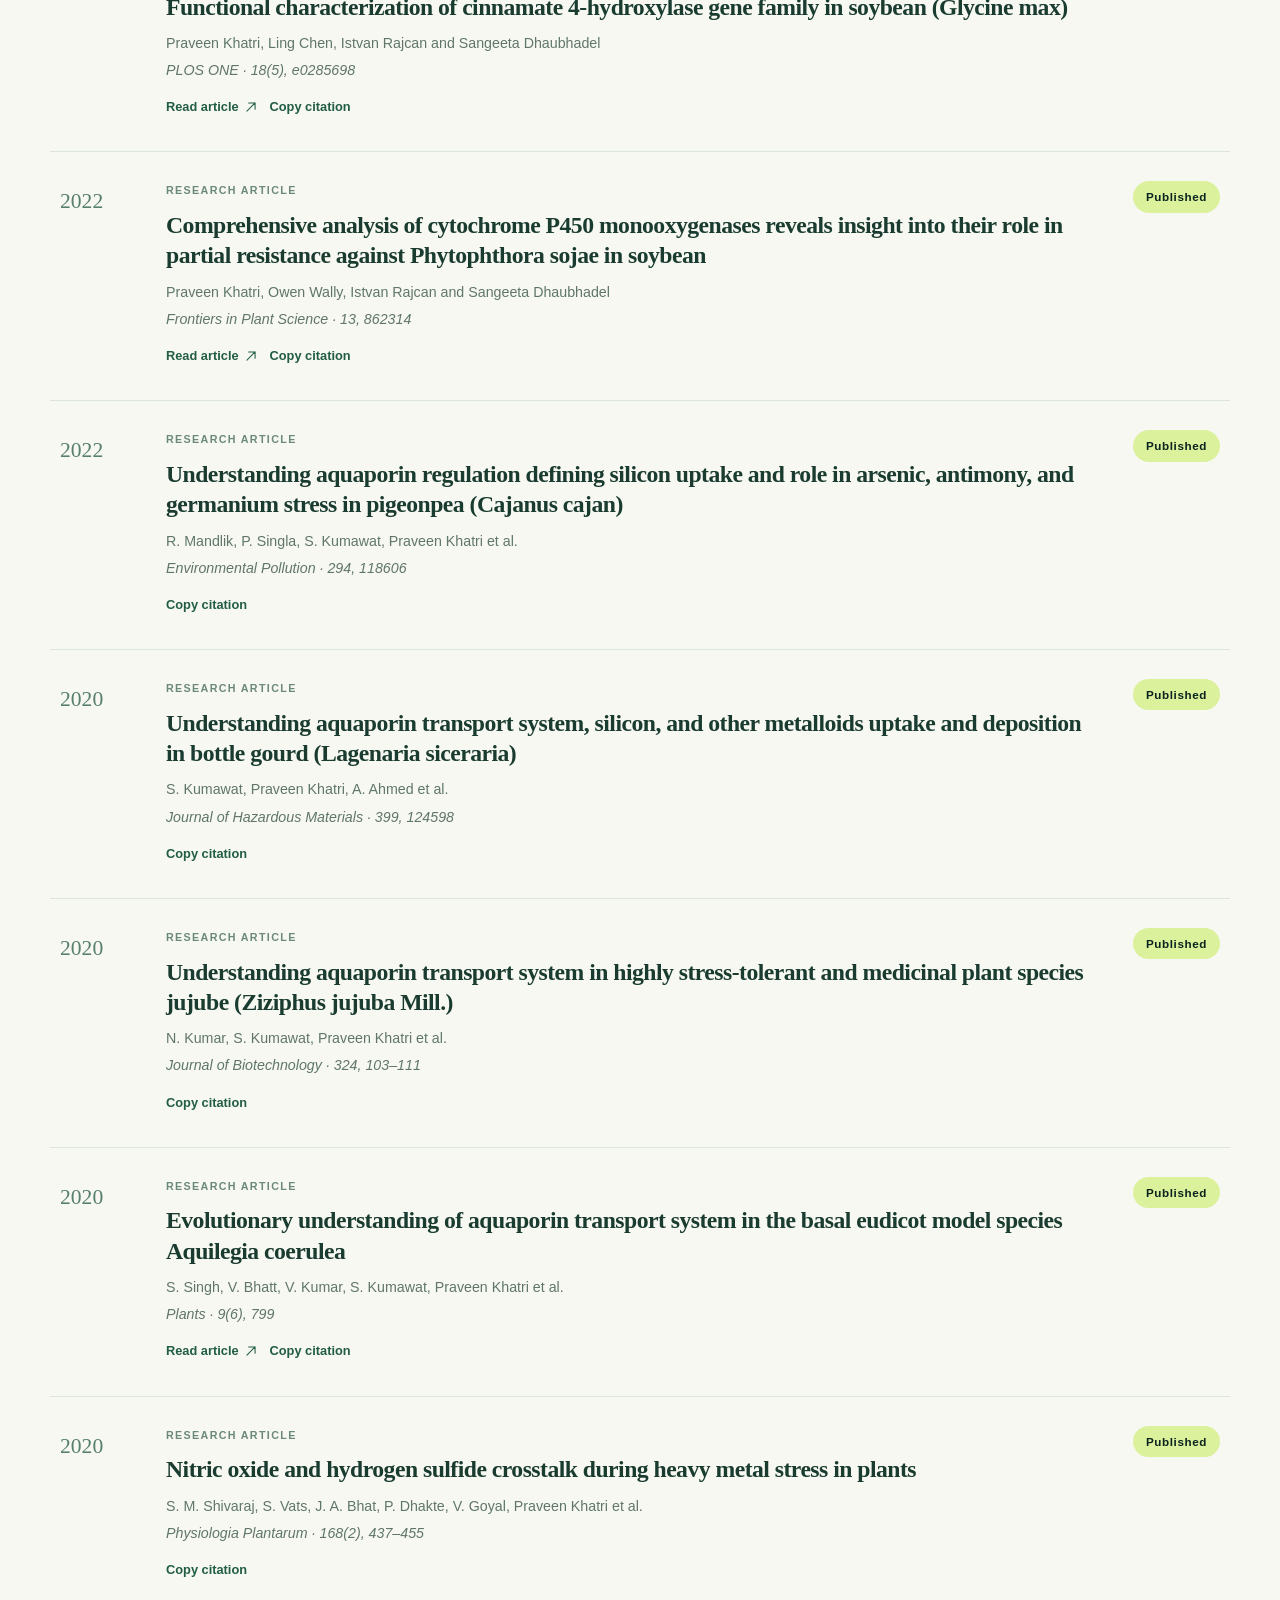
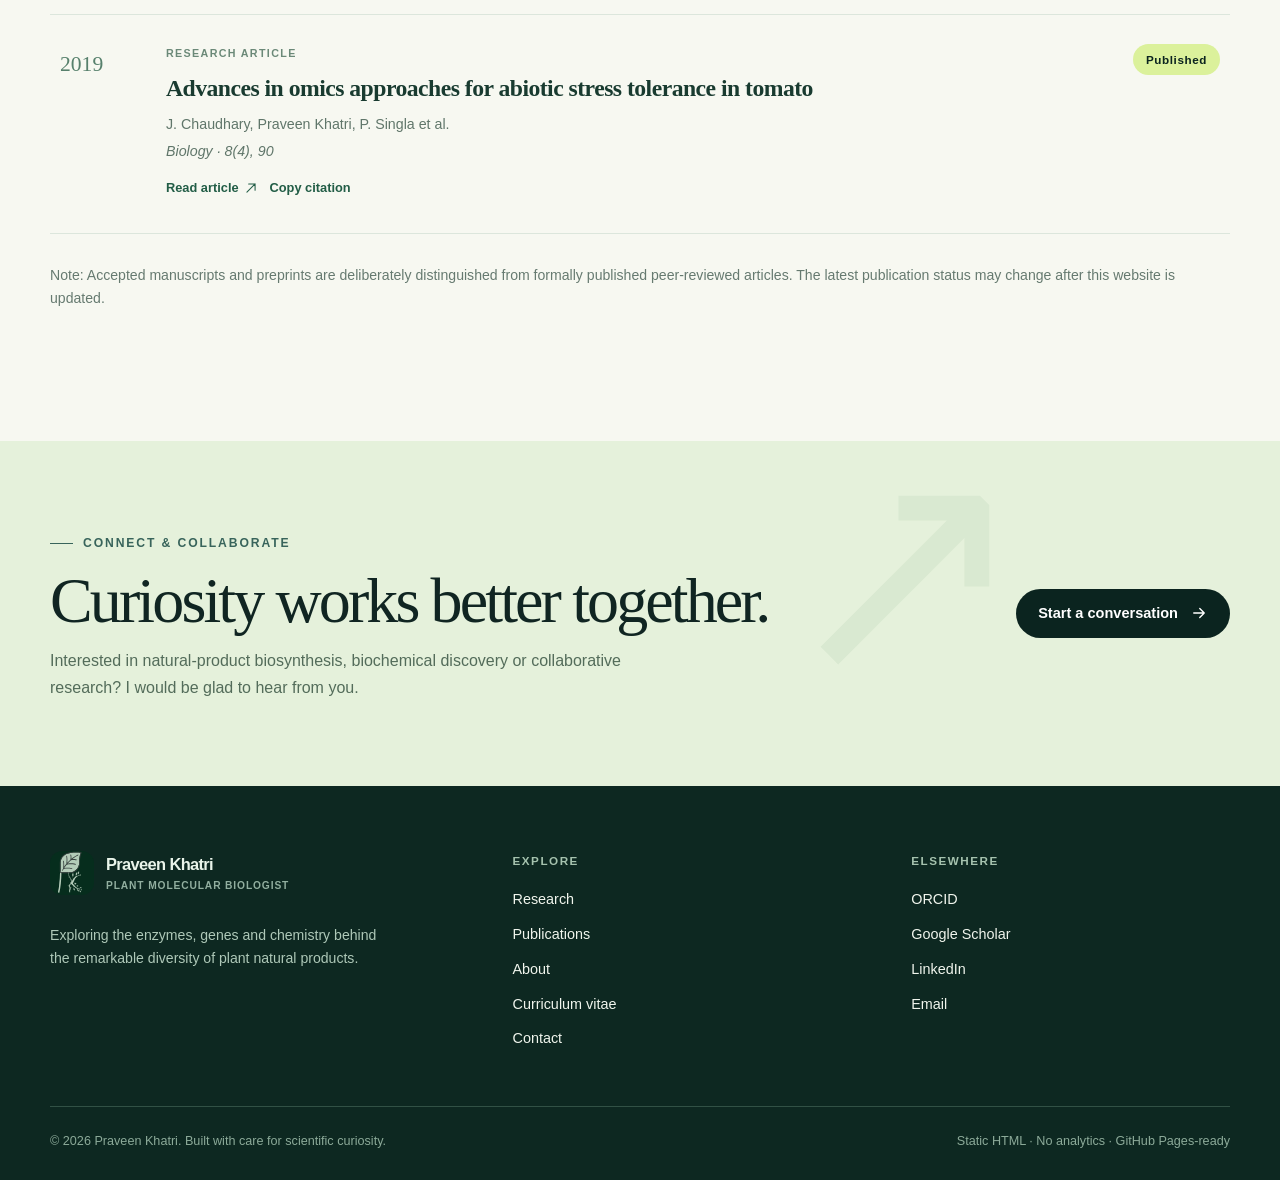
<file: publications.html>
<!doctype html><html lang="en"><head><meta charset="utf-8"><meta name="viewport" content="width=device-width,initial-scale=1"><meta name="color-scheme" content="light"><meta name="theme-color" content="#0b241f"><title>Publications | Praveen Khatri</title><meta name="description" content="Research articles, a bioRxiv preprint, a review accepted for publication, and Plant Physiology News &amp; Views articles by Praveen Khatri."><meta name="author" content="Praveen Khatri"><meta property="og:type" content="website"><meta property="og:title" content="Publications | Praveen Khatri"><meta property="og:description" content="Research articles, a bioRxiv preprint, a review accepted for publication, and Plant Physiology News &amp; Views articles by Praveen Khatri."><link rel="icon" type="image/png" sizes="192x192" href="assets/images/favicon.png"><link rel="apple-touch-icon" sizes="180x180" href="assets/images/apple-touch-icon.png"><link rel="stylesheet" href="assets/css/style.css"><script src="assets/js/main.js" defer></script></head><body><a class="skip-link" href="#main">Skip to main content</a><header class="site-header"><div class="shell nav-inner"><a class="brand" href="index.html" aria-label="Praveen Khatri, home">
<img
  src="assets/images/logo.svg"
  class="brand-logo"
  alt=""
  width="44"
  height="44"
>
<span class="brand-text">Praveen Khatri<span>Plant molecular biologist</span></span></a><nav class="site-nav" id="primary-navigation" aria-label="Main navigation"><a href="index.html">Home</a><a href="research.html">Research</a><a href="publications.html" aria-current="page">Publications</a><a href="about.html">About</a><a href="cv.html">CV</a><a href="contact.html" >Contact</a></nav><div class="nav-actions"><a class="btn btn-dark nav-cta" href="contact.html">Get in touch<svg aria-hidden="true" viewBox="0 0 24 24" fill="none" stroke="currentColor" stroke-width="1.8" stroke-linecap="round" stroke-linejoin="round"><path d="M5 12h14m-6-6 6 6-6 6"/></svg></a><button class="menu-toggle" type="button" data-menu-toggle aria-expanded="false" aria-controls="primary-navigation" aria-label="Toggle navigation"><svg viewBox="0 0 24 24" fill="none" stroke="currentColor" stroke-width="1.8" stroke-linecap="round"><path d="M4 7h16M4 12h16M4 17h16"/></svg></button></div></div></header><main id="main"><section class="page-hero"><div class="shell"><div class="bread"><a href="index.html">Home</a><span>/</span>Publications</div><span class="eyebrow light">Publications</span><h1>Published science.<br><em class="serif-italic" style="color:var(--lime)">Ideas in progress.</em></h1><p>A curated record of peer-reviewed research, current preprints, accepted work and scientific commentary. Each category is labeled to distinguish publication status.</p></div></section><section class="section"><div class="shell"><div class="pubs-intro"><span class="eyebrow">Research output</span><h2 style="margin:15px 0">Knowledge that <span class="serif-italic">builds.</span></h2><p class="lead">Explore articles on plant specialized metabolism, cytochrome P450 function, plant defense and molecular biology. For a complete citation record, see my Google Scholar profile.</p><a class="text-link" href="https://bit.ly/3sAjuCn" target="_blank" rel="noopener noreferrer">Google Scholar profile<svg aria-hidden="true" viewBox="0 0 24 24" fill="none" stroke="currentColor" stroke-width="1.8" stroke-linecap="round" stroke-linejoin="round"><path d="M8 5h11v11M19 5 5 19"/></svg></a></div><div class="filter-panel" aria-label="Publication filters"><div class="filter-tabs" role="group" aria-label="Filter by publication type"><button class="filter-button" type="button" data-filter="all" aria-pressed="true">All</button><button class="filter-button" type="button" data-filter="research" aria-pressed="false">Research</button><button class="filter-button" type="button" data-filter="review" aria-pressed="false">Reviews</button><button class="filter-button" type="button" data-filter="preprint" aria-pressed="false">Preprints</button><button class="filter-button" type="button" data-filter="commentary" aria-pressed="false">News &amp; Views</button></div><label class="search-wrap"><span class="sr-only" style="position:absolute;width:1px;height:1px;padding:0;margin:-1px;overflow:hidden;clip:rect(0,0,0,0);white-space:nowrap;border:0">Search publications</span><svg aria-hidden="true" viewBox="0 0 24 24" fill="none" stroke="currentColor" stroke-width="1.8" stroke-linecap="round"><circle cx="11" cy="11" r="7"/><path d="m16 16 4.3 4.3"/></svg><input type="search" id="publication-search" placeholder="Search title, author or journal…" autocomplete="off"></label></div><p class="result-count" id="result-count" role="status" aria-live="polite"></p><div class="pub-list"><article class="pub" data-publication data-category="review" data-citation="Khatri, P. and Dhaubhadel, S. (2026). Biosynthetic architecture of glyceollins reveals central roles for cytochrome P450 monooxygenases in soybean defense. Phytochemistry Reviews. Accepted for publication."><div class="pub-year">2026</div><div><div class="pub-type">Review article</div><h3 class="pub-title">Biosynthetic architecture of glyceollins reveals central roles for cytochrome P450 monooxygenases in soybean defense</h3><p class="pub-authors">Praveen Khatri and Sangeeta Dhaubhadel</p><p class="pub-source">Phytochemistry Reviews · Accepted for publication (not yet published)</p><div class="pub-actions"><button type="button" data-copy-citation aria-label="Copy citation for Biosynthetic architecture of glyceollins reveals central roles for cytochrome P450 monooxygenases in soybean defense">Copy citation</button></div></div><span class="pub-status tag ">Accepted</span></article><article class="pub" data-publication data-category="preprint" data-citation="Khatri, P., McDowell, T., Marsolais, F., Renaud, J. and Dhaubhadel, S. (2026). Multi-Substrate Specificity of Isoflavone Hydroxylases (GmIFH) Drive Isoflavonoid Diversification in Soybean. bioRxiv. https://doi.org/10.64898/2026.05.05.722824"><div class="pub-year">2026</div><div><div class="pub-type">Preprint</div><h3 class="pub-title">Multi-Substrate Specificity of Isoflavone Hydroxylases (GmIFH) Drive Isoflavonoid Diversification in Soybean</h3><p class="pub-authors">Praveen Khatri, Tim McDowell, Frédéric Marsolais, Justin Renaud and Sangeeta Dhaubhadel</p><p class="pub-source">bioRxiv · Preprint, not peer reviewed</p><div class="pub-actions"><a href="https://doi.org/10.64898/2026.05.05.722824" target="_blank" rel="noopener noreferrer">Read article <svg aria-hidden="true" viewBox="0 0 24 24" fill="none" stroke="currentColor" stroke-width="1.8" stroke-linecap="round" stroke-linejoin="round"><path d="M8 5h11v11M19 5 5 19"/></svg></a><button type="button" data-copy-citation aria-label="Copy citation for Multi-Substrate Specificity of Isoflavone Hydroxylases (GmIFH) Drive Isoflavonoid Diversification in Soybean">Copy citation</button></div></div><span class="pub-status tag ">Preprint</span></article><article class="pub" data-publication data-category="commentary" data-citation="Khatri, P. (2026). Stolen chemistry, rewritten genes. Plant Physiology, kiag449. https://doi.org/10.1093/plphys/kiag449"><div class="pub-year">2026</div><div><div class="pub-type">Scientific commentary</div><h3 class="pub-title">Stolen chemistry, rewritten genes</h3><p class="pub-authors">Praveen Khatri</p><p class="pub-source">Plant Physiology · News &amp; Views, kiag449</p><div class="pub-actions"><a href="https://doi.org/10.1093/plphys/kiag449" target="_blank" rel="noopener noreferrer">Read article <svg aria-hidden="true" viewBox="0 0 24 24" fill="none" stroke="currentColor" stroke-width="1.8" stroke-linecap="round" stroke-linejoin="round"><path d="M8 5h11v11M19 5 5 19"/></svg></a><button type="button" data-copy-citation aria-label="Copy citation for Stolen chemistry, rewritten genes">Copy citation</button></div></div><span class="pub-status tag accent">Published</span></article><article class="pub" data-publication data-category="commentary" data-citation="Khatri, P. and Teixeira, M. (2026). The sweet smell of chemistry: from terpene genes to strawberry aroma. Plant Physiology, kiag345. https://doi.org/10.1093/plphys/kiag345"><div class="pub-year">2026</div><div><div class="pub-type">Scientific commentary</div><h3 class="pub-title">The sweet smell of chemistry: from terpene genes to strawberry aroma</h3><p class="pub-authors">Praveen Khatri and M. Teixeira</p><p class="pub-source">Plant Physiology · News &amp; Views, kiag345</p><div class="pub-actions"><a href="https://doi.org/10.1093/plphys/kiag345" target="_blank" rel="noopener noreferrer">Read article <svg aria-hidden="true" viewBox="0 0 24 24" fill="none" stroke="currentColor" stroke-width="1.8" stroke-linecap="round" stroke-linejoin="round"><path d="M8 5h11v11M19 5 5 19"/></svg></a><button type="button" data-copy-citation aria-label="Copy citation for The sweet smell of chemistry: from terpene genes to strawberry aroma">Copy citation</button></div></div><span class="pub-status tag accent">Published</span></article><article class="pub" data-publication data-category="commentary" data-citation="Teixeira, M. and Khatri, P. (2026). Glycosylation and counter-glycosylation define an apple-insect chemical arms race. Plant Physiology, kiag308. https://doi.org/10.1093/plphys/kiag308"><div class="pub-year">2026</div><div><div class="pub-type">Scientific commentary</div><h3 class="pub-title">Glycosylation and counter-glycosylation define an apple-insect chemical arms race</h3><p class="pub-authors">M. Teixeira and Praveen Khatri</p><p class="pub-source">Plant Physiology · News &amp; Views, kiag308</p><div class="pub-actions"><a href="https://doi.org/10.1093/plphys/kiag308" target="_blank" rel="noopener noreferrer">Read article <svg aria-hidden="true" viewBox="0 0 24 24" fill="none" stroke="currentColor" stroke-width="1.8" stroke-linecap="round" stroke-linejoin="round"><path d="M8 5h11v11M19 5 5 19"/></svg></a><button type="button" data-copy-citation aria-label="Copy citation for Glycosylation and counter-glycosylation define an apple-insect chemical arms race">Copy citation</button></div></div><span class="pub-status tag accent">Published</span></article><article class="pub" data-publication data-category="commentary" data-citation="Khatri, P. (2026). The P450 EcCYP89B16 broadens the metabolic landscape of herbicide resistance in barnyardgrass (Echinochloa crus-galli). Plant Physiology, kiag192. https://doi.org/10.1093/plphys/kiag192"><div class="pub-year">2026</div><div><div class="pub-type">Scientific commentary</div><h3 class="pub-title">The P450 EcCYP89B16 broadens the metabolic landscape of herbicide resistance in barnyardgrass (Echinochloa crus-galli)</h3><p class="pub-authors">Praveen Khatri</p><p class="pub-source">Plant Physiology · News &amp; Views, kiag192</p><div class="pub-actions"><a href="https://doi.org/10.1093/plphys/kiag192" target="_blank" rel="noopener noreferrer">Read article <svg aria-hidden="true" viewBox="0 0 24 24" fill="none" stroke="currentColor" stroke-width="1.8" stroke-linecap="round" stroke-linejoin="round"><path d="M8 5h11v11M19 5 5 19"/></svg></a><button type="button" data-copy-citation aria-label="Copy citation for The P450 EcCYP89B16 broadens the metabolic landscape of herbicide resistance in barnyardgrass (Echinochloa crus-galli)">Copy citation</button></div></div><span class="pub-status tag accent">Published</span></article><article class="pub" data-publication data-category="commentary" data-citation="Khatri, P. (2026). Specialized metabolism gets a MED regulator. Plant Physiology, kiag099. https://doi.org/10.1093/plphys/kiag099"><div class="pub-year">2026</div><div><div class="pub-type">Scientific commentary</div><h3 class="pub-title">Specialized metabolism gets a MED regulator</h3><p class="pub-authors">Praveen Khatri</p><p class="pub-source">Plant Physiology · News &amp; Views, kiag099</p><div class="pub-actions"><a href="https://doi.org/10.1093/plphys/kiag099" target="_blank" rel="noopener noreferrer">Read article <svg aria-hidden="true" viewBox="0 0 24 24" fill="none" stroke="currentColor" stroke-width="1.8" stroke-linecap="round" stroke-linejoin="round"><path d="M8 5h11v11M19 5 5 19"/></svg></a><button type="button" data-copy-citation aria-label="Copy citation for Specialized metabolism gets a MED regulator">Copy citation</button></div></div><span class="pub-status tag accent">Published</span></article><article class="pub" data-publication data-category="research" data-citation="Khatri, P., Kuflu, K., McDowell, T., Lin, J., Kovinich, N. and Dhaubhadel, S. (2025). Discovery of three cytochrome P450 monooxygenase prenyl cyclases that catalyze the final step of glyceollin biosynthesis in soybean. Molecular Plant, 18(5), 721–724. https://doi.org/10.1016/j.molp.2025.01.022"><div class="pub-year">2025</div><div><div class="pub-type">Research article</div><h3 class="pub-title">Discovery of three cytochrome P450 monooxygenase prenyl cyclases that catalyze the final step of glyceollin biosynthesis in soybean</h3><p class="pub-authors">Praveen Khatri, Kuflom Kuflu, Tim McDowell, Jie Lin, Nikola Kovinich and Sangeeta Dhaubhadel</p><p class="pub-source">Molecular Plant · 18(5), 721–724</p><div class="pub-actions"><a href="https://doi.org/10.1016/j.molp.2025.01.022" target="_blank" rel="noopener noreferrer">Read article <svg aria-hidden="true" viewBox="0 0 24 24" fill="none" stroke="currentColor" stroke-width="1.8" stroke-linecap="round" stroke-linejoin="round"><path d="M8 5h11v11M19 5 5 19"/></svg></a><button type="button" data-copy-citation aria-label="Copy citation for Discovery of three cytochrome P450 monooxygenase prenyl cyclases that catalyze the final step of glyceollin biosynthesis in soybean">Copy citation</button></div></div><span class="pub-status tag accent">Published</span></article><article class="pub" data-publication data-category="research" data-citation="Khatri, P., Chen, L., Rajcan, I. and Dhaubhadel, S. (2023). Functional characterization of cinnamate 4-hydroxylase gene family in soybean (Glycine max). PLOS ONE, 18(5), e0285698. https://doi.org/10.1371/journal.pone.0285698"><div class="pub-year">2023</div><div><div class="pub-type">Research article</div><h3 class="pub-title">Functional characterization of cinnamate 4-hydroxylase gene family in soybean (Glycine max)</h3><p class="pub-authors">Praveen Khatri, Ling Chen, Istvan Rajcan and Sangeeta Dhaubhadel</p><p class="pub-source">PLOS ONE · 18(5), e0285698</p><div class="pub-actions"><a href="https://doi.org/10.1371/journal.pone.0285698" target="_blank" rel="noopener noreferrer">Read article <svg aria-hidden="true" viewBox="0 0 24 24" fill="none" stroke="currentColor" stroke-width="1.8" stroke-linecap="round" stroke-linejoin="round"><path d="M8 5h11v11M19 5 5 19"/></svg></a><button type="button" data-copy-citation aria-label="Copy citation for Functional characterization of cinnamate 4-hydroxylase gene family in soybean (Glycine max)">Copy citation</button></div></div><span class="pub-status tag accent">Published</span></article><article class="pub" data-publication data-category="research" data-citation="Khatri, P., Wally, O., Rajcan, I. and Dhaubhadel, S. (2022). Comprehensive Analysis of Cytochrome P450 Monooxygenases Reveals Insight Into Their Role in Partial Resistance Against Phytophthora sojae in Soybean. Frontiers in Plant Science, 13, 862314. https://doi.org/10.3389/fpls.2022.862314"><div class="pub-year">2022</div><div><div class="pub-type">Research article</div><h3 class="pub-title">Comprehensive analysis of cytochrome P450 monooxygenases reveals insight into their role in partial resistance against Phytophthora sojae in soybean</h3><p class="pub-authors">Praveen Khatri, Owen Wally, Istvan Rajcan and Sangeeta Dhaubhadel</p><p class="pub-source">Frontiers in Plant Science · 13, 862314</p><div class="pub-actions"><a href="https://doi.org/10.3389/fpls.2022.862314" target="_blank" rel="noopener noreferrer">Read article <svg aria-hidden="true" viewBox="0 0 24 24" fill="none" stroke="currentColor" stroke-width="1.8" stroke-linecap="round" stroke-linejoin="round"><path d="M8 5h11v11M19 5 5 19"/></svg></a><button type="button" data-copy-citation aria-label="Copy citation for Comprehensive analysis of cytochrome P450 monooxygenases reveals insight into their role in partial resistance against Phytophthora sojae in soybean">Copy citation</button></div></div><span class="pub-status tag accent">Published</span></article><article class="pub" data-publication data-category="research" data-citation="Mandlik, R., Singla, P., Kumawat, S., Khatri, P. et al. (2022). Understanding aquaporin regulation defining silicon uptake and role in arsenic, antimony, and germanium stress in pigeonpea (Cajanus cajan). Environmental Pollution, 294, 118606."><div class="pub-year">2022</div><div><div class="pub-type">Research article</div><h3 class="pub-title">Understanding aquaporin regulation defining silicon uptake and role in arsenic, antimony, and germanium stress in pigeonpea (Cajanus cajan)</h3><p class="pub-authors">R. Mandlik, P. Singla, S. Kumawat, Praveen Khatri et al.</p><p class="pub-source">Environmental Pollution · 294, 118606</p><div class="pub-actions"><button type="button" data-copy-citation aria-label="Copy citation for Understanding aquaporin regulation defining silicon uptake and role in arsenic, antimony, and germanium stress in pigeonpea (Cajanus cajan)">Copy citation</button></div></div><span class="pub-status tag accent">Published</span></article><article class="pub" data-publication data-category="research" data-citation="Kumawat, S., Khatri, P., Ahmed, A. et al. (2020). Understanding aquaporin transport system, silicon, and other metalloids uptake and deposition in bottle gourd (Lagenaria siceraria). Journal of Hazardous Materials, 399, 124598."><div class="pub-year">2020</div><div><div class="pub-type">Research article</div><h3 class="pub-title">Understanding aquaporin transport system, silicon, and other metalloids uptake and deposition in bottle gourd (Lagenaria siceraria)</h3><p class="pub-authors">S. Kumawat, Praveen Khatri, A. Ahmed et al.</p><p class="pub-source">Journal of Hazardous Materials · 399, 124598</p><div class="pub-actions"><button type="button" data-copy-citation aria-label="Copy citation for Understanding aquaporin transport system, silicon, and other metalloids uptake and deposition in bottle gourd (Lagenaria siceraria)">Copy citation</button></div></div><span class="pub-status tag accent">Published</span></article><article class="pub" data-publication data-category="research" data-citation="Kumar, N., Kumawat, S., Khatri, P. et al. (2020). Understanding aquaporin transport system in highly stress-tolerant and medicinal plant species jujube (Ziziphus jujuba Mill.). Journal of Biotechnology, 324, 103–111."><div class="pub-year">2020</div><div><div class="pub-type">Research article</div><h3 class="pub-title">Understanding aquaporin transport system in highly stress-tolerant and medicinal plant species jujube (Ziziphus jujuba Mill.)</h3><p class="pub-authors">N. Kumar, S. Kumawat, Praveen Khatri et al.</p><p class="pub-source">Journal of Biotechnology · 324, 103–111</p><div class="pub-actions"><button type="button" data-copy-citation aria-label="Copy citation for Understanding aquaporin transport system in highly stress-tolerant and medicinal plant species jujube (Ziziphus jujuba Mill.)">Copy citation</button></div></div><span class="pub-status tag accent">Published</span></article><article class="pub" data-publication data-category="research" data-citation="Singh, S., Bhatt, V., Kumar, V., Kumawat, S., Khatri, P. et al. (2020). Evolutionary understanding of aquaporin transport system in the basal eudicot model species Aquilegia coerulea. Plants, 9(6), 799."><div class="pub-year">2020</div><div><div class="pub-type">Research article</div><h3 class="pub-title">Evolutionary understanding of aquaporin transport system in the basal eudicot model species Aquilegia coerulea</h3><p class="pub-authors">S. Singh, V. Bhatt, V. Kumar, S. Kumawat, Praveen Khatri et al.</p><p class="pub-source">Plants · 9(6), 799</p><div class="pub-actions"><a href="https://doi.org/10.3390/plants9060799" target="_blank" rel="noopener noreferrer">Read article <svg aria-hidden="true" viewBox="0 0 24 24" fill="none" stroke="currentColor" stroke-width="1.8" stroke-linecap="round" stroke-linejoin="round"><path d="M8 5h11v11M19 5 5 19"/></svg></a><button type="button" data-copy-citation aria-label="Copy citation for Evolutionary understanding of aquaporin transport system in the basal eudicot model species Aquilegia coerulea">Copy citation</button></div></div><span class="pub-status tag accent">Published</span></article><article class="pub" data-publication data-category="research" data-citation="Shivaraj, S. M., Vats, S., Bhat, J. A., Dhakte, P., Goyal, V., Khatri, P. et al. (2020). Nitric oxide and hydrogen sulfide crosstalk during heavy metal stress in plants. Physiologia Plantarum, 168(2), 437–455."><div class="pub-year">2020</div><div><div class="pub-type">Research article</div><h3 class="pub-title">Nitric oxide and hydrogen sulfide crosstalk during heavy metal stress in plants</h3><p class="pub-authors">S. M. Shivaraj, S. Vats, J. A. Bhat, P. Dhakte, V. Goyal, Praveen Khatri et al.</p><p class="pub-source">Physiologia Plantarum · 168(2), 437–455</p><div class="pub-actions"><button type="button" data-copy-citation aria-label="Copy citation for Nitric oxide and hydrogen sulfide crosstalk during heavy metal stress in plants">Copy citation</button></div></div><span class="pub-status tag accent">Published</span></article><article class="pub" data-publication data-category="research" data-citation="Chaudhary, J., Khatri, P., Singla, P. et al. (2019). Advances in omics approaches for abiotic stress tolerance in tomato. Biology, 8(4), 90."><div class="pub-year">2019</div><div><div class="pub-type">Research article</div><h3 class="pub-title">Advances in omics approaches for abiotic stress tolerance in tomato</h3><p class="pub-authors">J. Chaudhary, Praveen Khatri, P. Singla et al.</p><p class="pub-source">Biology · 8(4), 90</p><div class="pub-actions"><a href="https://doi.org/10.3390/biology8040090" target="_blank" rel="noopener noreferrer">Read article <svg aria-hidden="true" viewBox="0 0 24 24" fill="none" stroke="currentColor" stroke-width="1.8" stroke-linecap="round" stroke-linejoin="round"><path d="M8 5h11v11M19 5 5 19"/></svg></a><button type="button" data-copy-citation aria-label="Copy citation for Advances in omics approaches for abiotic stress tolerance in tomato">Copy citation</button></div></div><span class="pub-status tag accent">Published</span></article></div><div class="empty-state" id="empty-state" role="status">No publications match this search. Try another keyword or category.</div><p class="small muted" style="margin-top:30px">Note: Accepted manuscripts and preprints are deliberately distinguished from formally published peer-reviewed articles. The latest publication status may change after this website is updated.</p></div></section><section class="cta-band"><div class="shell cta-inner"><div><span class="eyebrow">Connect & collaborate</span><h2>Curiosity works better together.</h2><p>Interested in natural-product biosynthesis, biochemical discovery or collaborative research? I would be glad to hear from you.</p></div><a class="btn btn-dark" href="contact.html">Start a conversation<svg aria-hidden="true" viewBox="0 0 24 24" fill="none" stroke="currentColor" stroke-width="1.8" stroke-linecap="round" stroke-linejoin="round"><path d="M5 12h14m-6-6 6 6-6 6"/></svg></a></div></section></main><footer class="site-footer"><div class="shell"><div class="footer-grid"><div class="footer-brand"><a class="brand" href="index.html">
<img
  src="assets/images/logo.svg"
  class="brand-logo"
  alt=""
  width="44"
  height="44"
>
<span class="brand-text">Praveen Khatri<span>Plant molecular biologist</span></span></a><p>Exploring the enzymes, genes and chemistry behind the remarkable diversity of plant natural products.</p></div><div><div class="footer-title">Explore</div><div class="footer-links"><a href="research.html">Research</a><a href="publications.html">Publications</a><a href="about.html">About</a><a href="cv.html">Curriculum vitae</a><a href="contact.html">Contact</a></div></div><div><div class="footer-title">Elsewhere</div><div class="footer-links"><a href="https://orcid.org/0000-0001-6589-3450" target="_blank" rel="noopener noreferrer">ORCID</a><a href="https://bit.ly/3sAjuCn" target="_blank" rel="noopener noreferrer">Google Scholar</a><a href="https://www.linkedin.com/in/pkhatri4/" target="_blank" rel="noopener noreferrer">LinkedIn</a><a href="mailto:praveen.khatri@utoronto.ca">Email</a></div></div></div><div class="footer-bottom"><span>© <span data-year>2026</span> Praveen Khatri. Built with care for scientific curiosity.</span><span>Static HTML · No analytics · GitHub Pages-ready</span></div></div></footer></body></html>
</file>
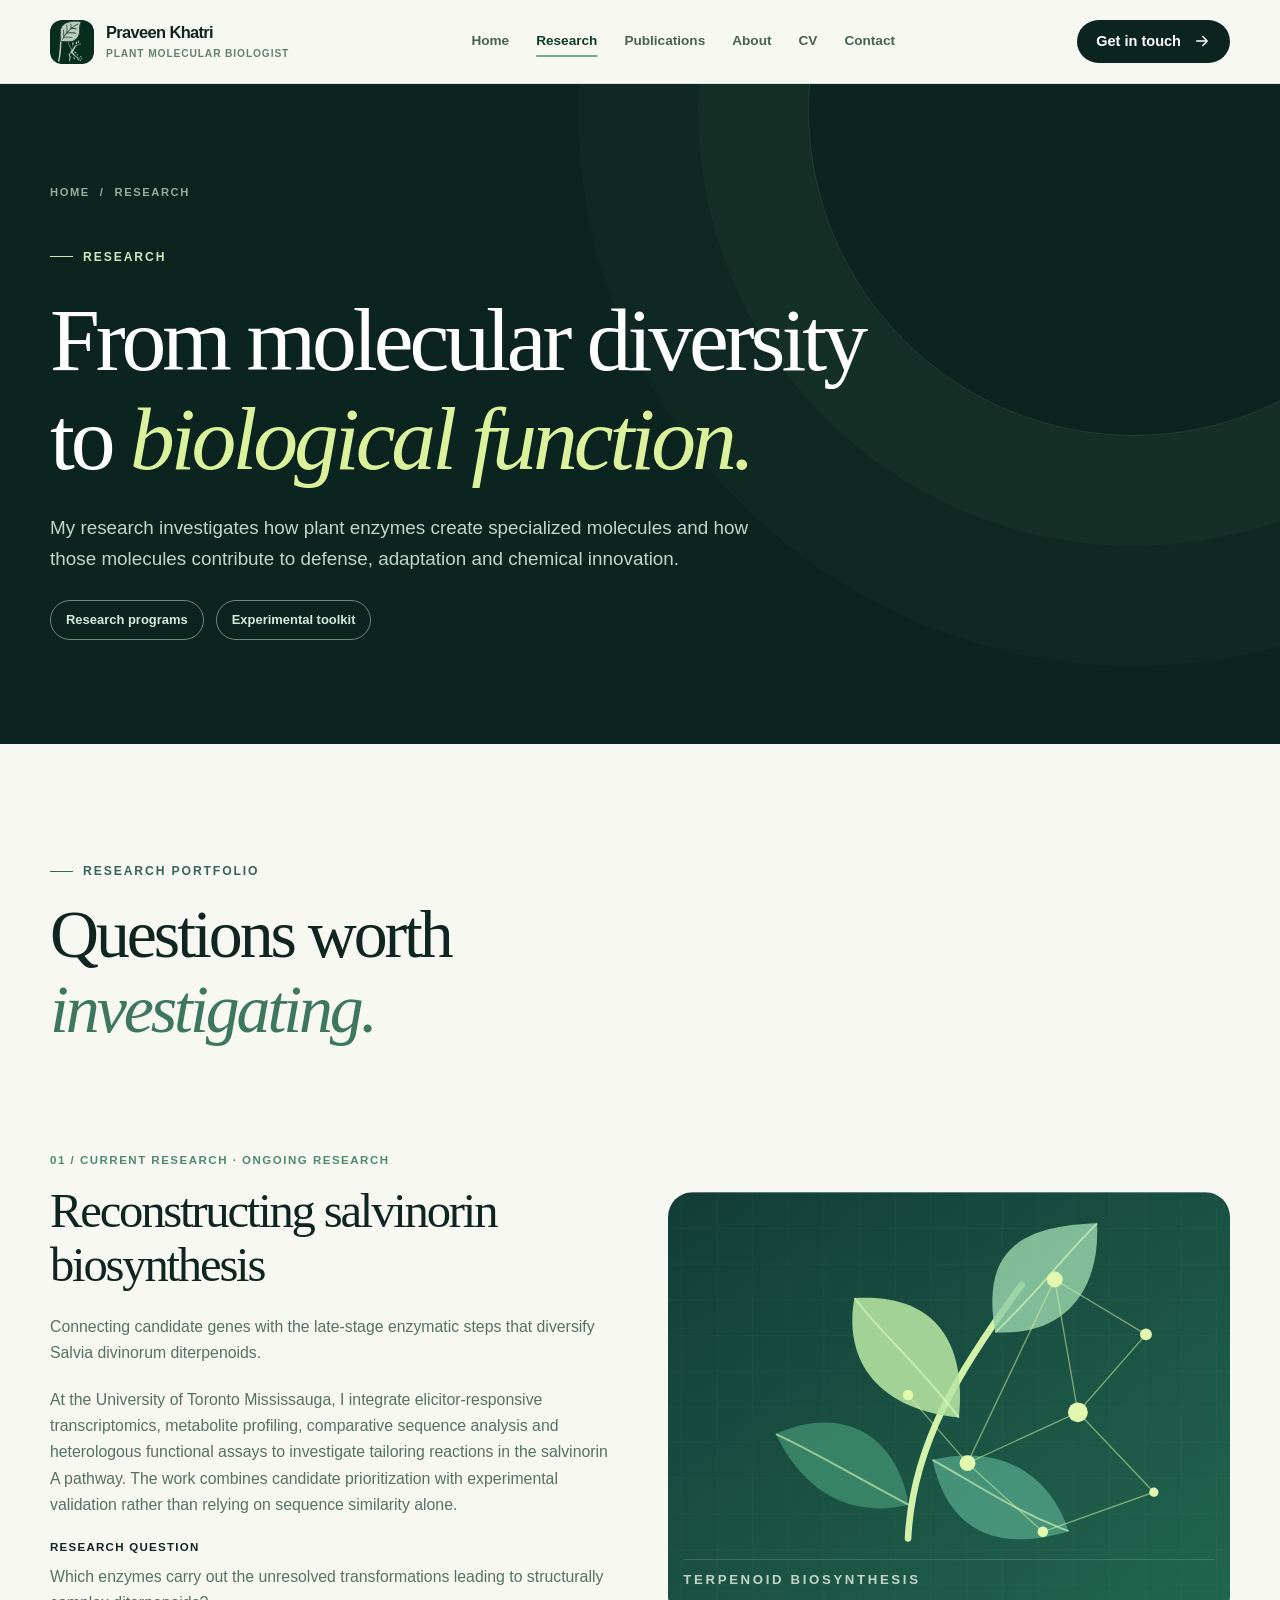
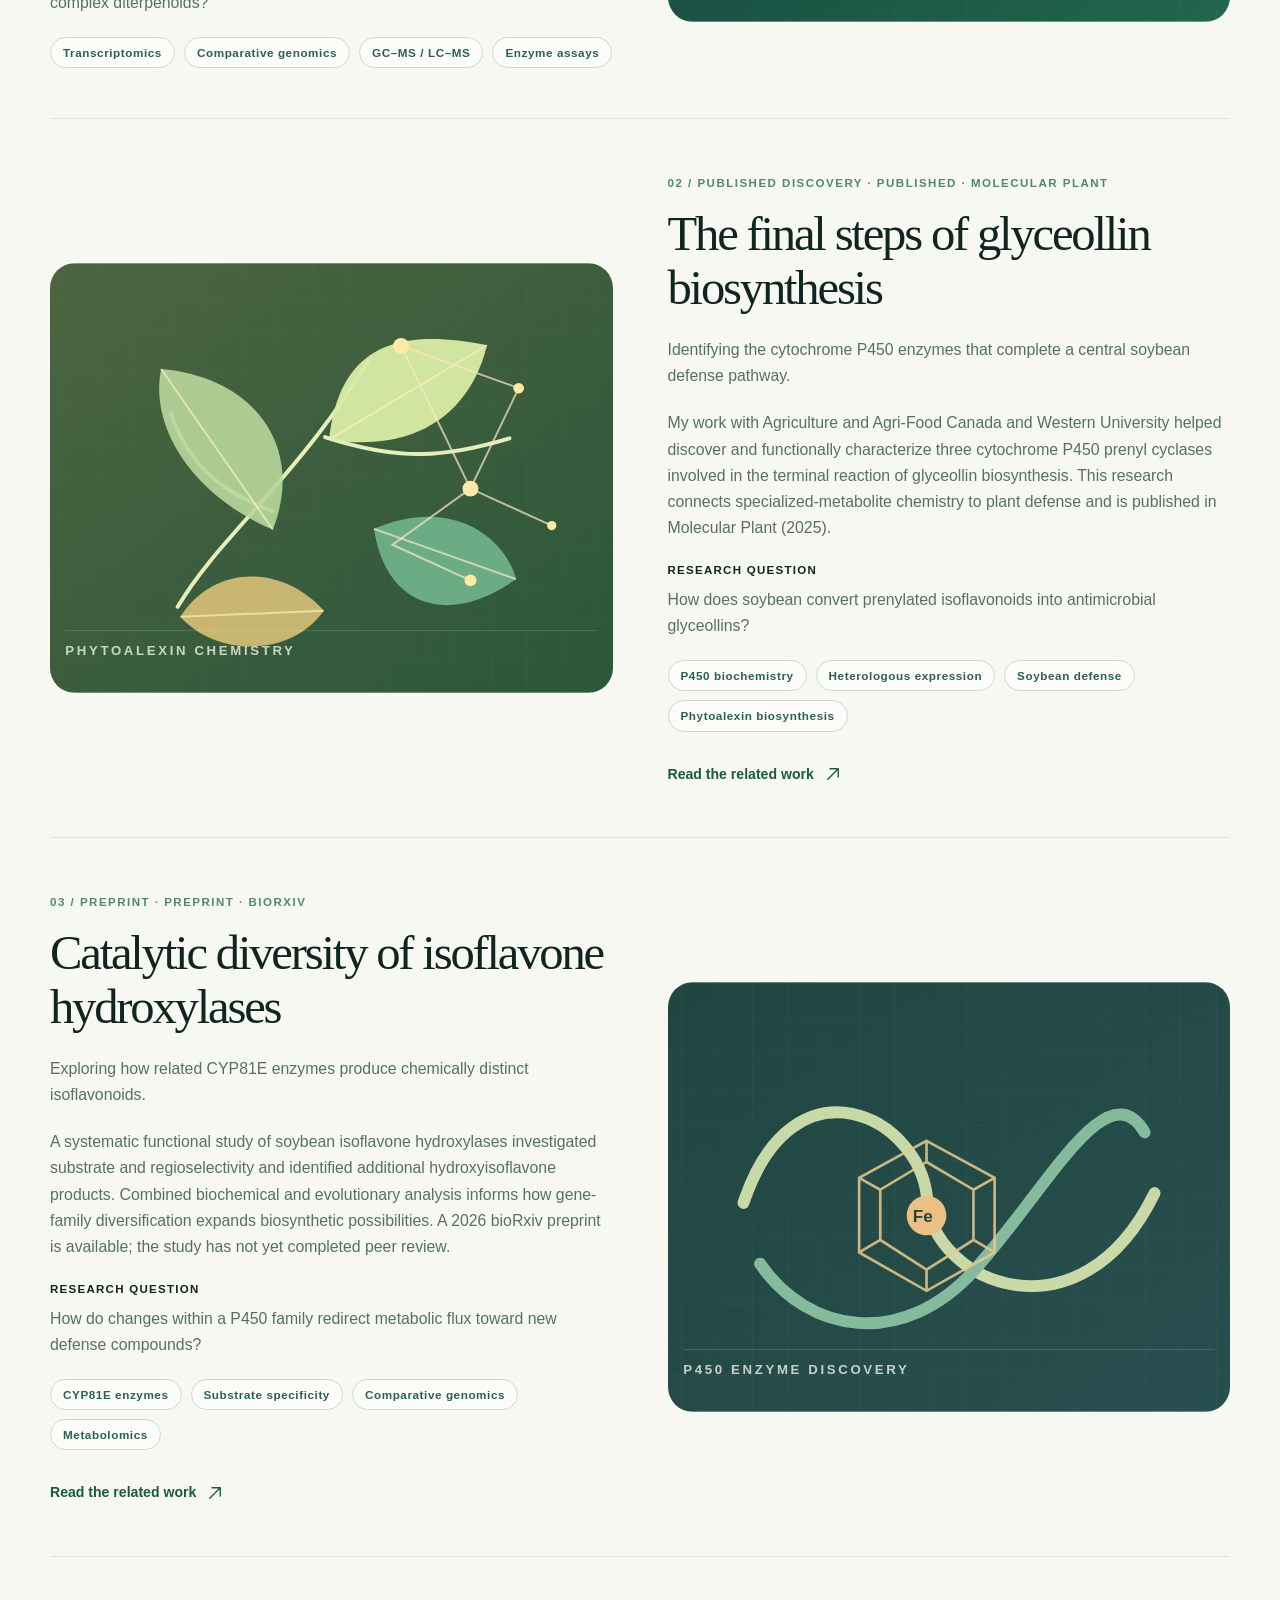
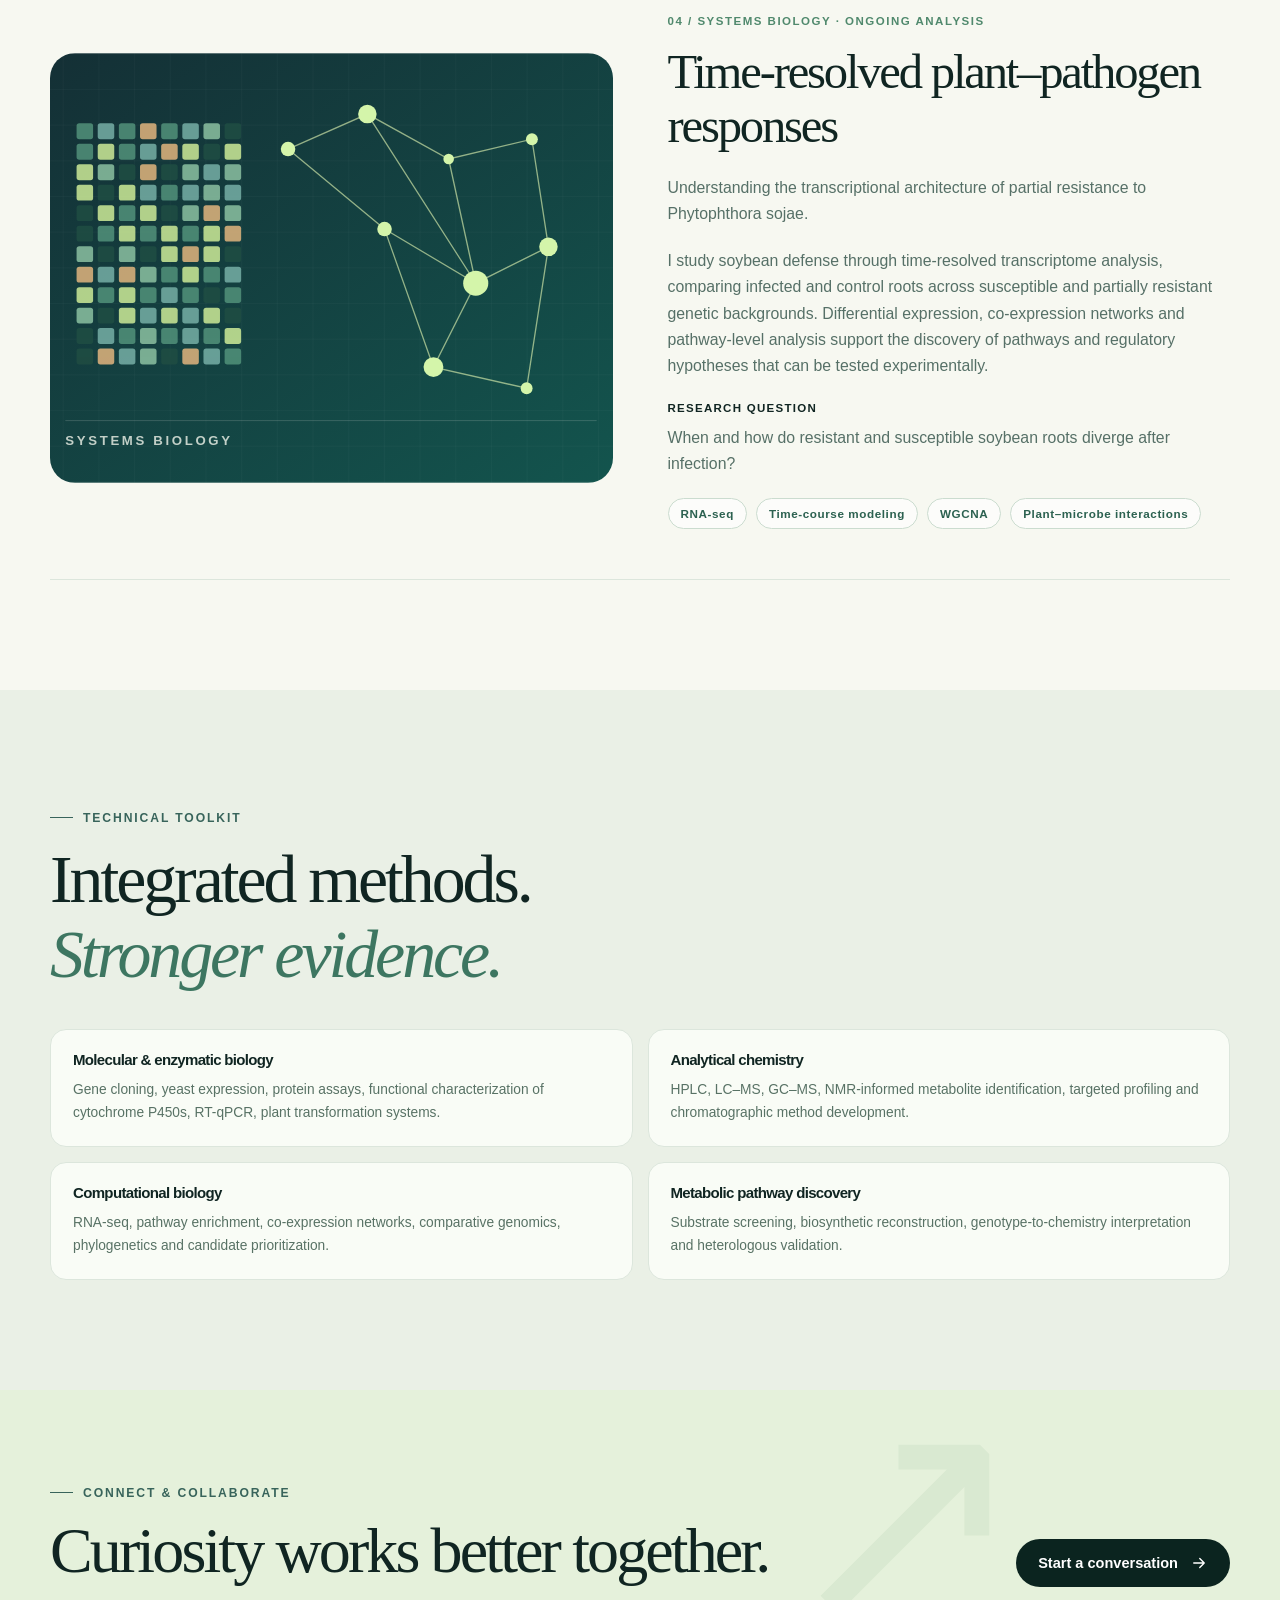
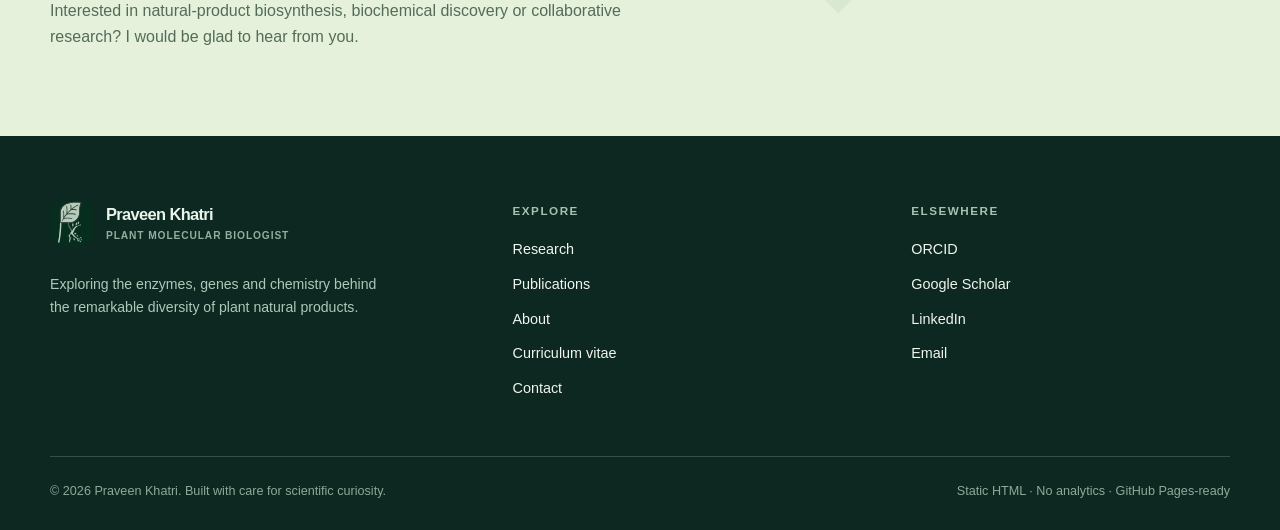
<file: research.html>
<!doctype html><html lang="en"><head><meta charset="utf-8"><meta name="viewport" content="width=device-width,initial-scale=1"><meta name="color-scheme" content="light"><meta name="theme-color" content="#0b241f"><title>Research | Praveen Khatri</title><meta name="description" content="Projects in salvinorin A biosynthesis, soybean glyceollin and isoflavone hydroxylase biology, P450 enzyme discovery and time-course transcriptomics."><meta name="author" content="Praveen Khatri"><meta property="og:type" content="website"><meta property="og:title" content="Research | Praveen Khatri"><meta property="og:description" content="Projects in salvinorin A biosynthesis, soybean glyceollin and isoflavone hydroxylase biology, P450 enzyme discovery and time-course transcriptomics."><link rel="icon" type="image/png" sizes="192x192" href="assets/images/favicon.png"><link rel="apple-touch-icon" sizes="180x180" href="assets/images/apple-touch-icon.png"><link rel="stylesheet" href="assets/css/style.css"><script src="assets/js/main.js" defer></script></head><body><a class="skip-link" href="#main">Skip to main content</a><header class="site-header"><div class="shell nav-inner"><a class="brand" href="index.html" aria-label="Praveen Khatri, home">
<img
  src="assets/images/logo.svg"
  class="brand-logo"
  alt=""
  width="44"
  height="44"
>
<span class="brand-text">Praveen Khatri<span>Plant molecular biologist</span></span></a><nav class="site-nav" id="primary-navigation" aria-label="Main navigation"><a href="index.html">Home</a><a href="research.html" aria-current="page">Research</a><a href="publications.html">Publications</a><a href="about.html">About</a><a href="cv.html">CV</a><a href="contact.html" >Contact</a></nav><div class="nav-actions"><a class="btn btn-dark nav-cta" href="contact.html">Get in touch<svg aria-hidden="true" viewBox="0 0 24 24" fill="none" stroke="currentColor" stroke-width="1.8" stroke-linecap="round" stroke-linejoin="round"><path d="M5 12h14m-6-6 6 6-6 6"/></svg></a><button class="menu-toggle" type="button" data-menu-toggle aria-expanded="false" aria-controls="primary-navigation" aria-label="Toggle navigation"><svg viewBox="0 0 24 24" fill="none" stroke="currentColor" stroke-width="1.8" stroke-linecap="round"><path d="M4 7h16M4 12h16M4 17h16"/></svg></button></div></div></header><main id="main"><section class="page-hero"><div class="shell"><div class="bread"><a href="index.html">Home</a><span>/</span>Research</div><span class="eyebrow light">Research</span><h1>From molecular diversity<br>to <em class="serif-italic" style="color:var(--lime)">biological function.</em></h1><p>My research investigates how plant enzymes create specialized molecules and how those molecules contribute to defense, adaptation and chemical innovation.</p><div class="subnav"><a href="#projects">Research programs</a><a href="#toolkit">Experimental toolkit</a></div></div></section><section class="section" id="projects"><div class="shell"><div class="section-header"><div><span class="eyebrow">Research portfolio</span><h2>Questions worth<br><span class="serif-italic">investigating.</span></h2></div></div><article class="project-panel "><div class="project-text"><span class="caps">01 / Current research · Ongoing research</span><h2>Reconstructing salvinorin biosynthesis</h2><p class="lead">Connecting candidate genes with the late-stage enzymatic steps that diversify Salvia divinorum diterpenoids.</p><p>At the University of Toronto Mississauga, I integrate elicitor-responsive transcriptomics, metabolite profiling, comparative sequence analysis and heterologous functional assays to investigate tailoring reactions in the salvinorin A pathway. The work combines candidate prioritization with experimental validation rather than relying on sequence similarity alone.</p><h4>Research question</h4><p>Which enzymes carry out the unresolved transformations leading to structurally complex diterpenoids?</p><div class="pill-row"><span class="tag">Transcriptomics</span><span class="tag">Comparative genomics</span><span class="tag">GC–MS / LC–MS</span><span class="tag">Enzyme assays</span></div></div><div class="project-image"><img src="assets/images/art-salvia.svg" alt="Conceptual scientific artwork illustrating Reconstructing salvinorin biosynthesis" width="920" height="650"></div></article><article class="project-panel reverse"><div class="project-text"><span class="caps">02 / Published discovery · Published · Molecular Plant</span><h2>The final steps of glyceollin biosynthesis</h2><p class="lead">Identifying the cytochrome P450 enzymes that complete a central soybean defense pathway.</p><p>My work with Agriculture and Agri-Food Canada and Western University helped discover and functionally characterize three cytochrome P450 prenyl cyclases involved in the terminal reaction of glyceollin biosynthesis. This research connects specialized-metabolite chemistry to plant defense and is published in Molecular Plant (2025).</p><h4>Research question</h4><p>How does soybean convert prenylated isoflavonoids into antimicrobial glyceollins?</p><div class="pill-row"><span class="tag">P450 biochemistry</span><span class="tag">Heterologous expression</span><span class="tag">Soybean defense</span><span class="tag">Phytoalexin biosynthesis</span></div><a class="text-link" href="https://doi.org/10.1016/j.molp.2025.01.022" target="_blank" rel="noopener noreferrer">Read the related work<svg aria-hidden="true" viewBox="0 0 24 24" fill="none" stroke="currentColor" stroke-width="1.8" stroke-linecap="round" stroke-linejoin="round"><path d="M8 5h11v11M19 5 5 19"/></svg></a></div><div class="project-image"><img src="assets/images/art-soybean.svg" alt="Conceptual scientific artwork illustrating The final steps of glyceollin biosynthesis" width="920" height="650"></div></article><article class="project-panel "><div class="project-text"><span class="caps">03 / Preprint · Preprint · bioRxiv</span><h2>Catalytic diversity of isoflavone hydroxylases</h2><p class="lead">Exploring how related CYP81E enzymes produce chemically distinct isoflavonoids.</p><p>A systematic functional study of soybean isoflavone hydroxylases investigated substrate and regioselectivity and identified additional hydroxyisoflavone products. Combined biochemical and evolutionary analysis informs how gene-family diversification expands biosynthetic possibilities. A 2026 bioRxiv preprint is available; the study has not yet completed peer review.</p><h4>Research question</h4><p>How do changes within a P450 family redirect metabolic flux toward new defense compounds?</p><div class="pill-row"><span class="tag">CYP81E enzymes</span><span class="tag">Substrate specificity</span><span class="tag">Comparative genomics</span><span class="tag">Metabolomics</span></div><a class="text-link" href="https://doi.org/10.64898/2026.05.05.722824" target="_blank" rel="noopener noreferrer">Read the related work<svg aria-hidden="true" viewBox="0 0 24 24" fill="none" stroke="currentColor" stroke-width="1.8" stroke-linecap="round" stroke-linejoin="round"><path d="M8 5h11v11M19 5 5 19"/></svg></a></div><div class="project-image"><img src="assets/images/art-enzyme.svg" alt="Conceptual scientific artwork illustrating Catalytic diversity of isoflavone hydroxylases" width="920" height="650"></div></article><article class="project-panel reverse"><div class="project-text"><span class="caps">04 / Systems biology · Ongoing analysis</span><h2>Time-resolved plant–pathogen responses</h2><p class="lead">Understanding the transcriptional architecture of partial resistance to Phytophthora sojae.</p><p>I study soybean defense through time-resolved transcriptome analysis, comparing infected and control roots across susceptible and partially resistant genetic backgrounds. Differential expression, co-expression networks and pathway-level analysis support the discovery of pathways and regulatory hypotheses that can be tested experimentally.</p><h4>Research question</h4><p>When and how do resistant and susceptible soybean roots diverge after infection?</p><div class="pill-row"><span class="tag">RNA-seq</span><span class="tag">Time-course modeling</span><span class="tag">WGCNA</span><span class="tag">Plant–microbe interactions</span></div></div><div class="project-image"><img src="assets/images/art-omics.svg" alt="Conceptual scientific artwork illustrating Time-resolved plant–pathogen responses" width="920" height="650"></div></article></div></section><section class="section honors-section" id="toolkit"><div class="shell"><span class="eyebrow">Technical toolkit</span><h2 style="margin:14px 0 37px">Integrated methods.<br><span class="serif-italic">Stronger evidence.</span></h2><div class="skill-groups"><div class="skill-group"><h4>Molecular &amp; enzymatic biology</h4><p>Gene cloning, yeast expression, protein assays, functional characterization of cytochrome P450s, RT-qPCR, plant transformation systems.</p></div><div class="skill-group"><h4>Analytical chemistry</h4><p>HPLC, LC–MS, GC–MS, NMR-informed metabolite identification, targeted profiling and chromatographic method development.</p></div><div class="skill-group"><h4>Computational biology</h4><p>RNA-seq, pathway enrichment, co-expression networks, comparative genomics, phylogenetics and candidate prioritization.</p></div><div class="skill-group"><h4>Metabolic pathway discovery</h4><p>Substrate screening, biosynthetic reconstruction, genotype-to-chemistry interpretation and heterologous validation.</p></div></div></div></section><section class="cta-band"><div class="shell cta-inner"><div><span class="eyebrow">Connect & collaborate</span><h2>Curiosity works better together.</h2><p>Interested in natural-product biosynthesis, biochemical discovery or collaborative research? I would be glad to hear from you.</p></div><a class="btn btn-dark" href="contact.html">Start a conversation<svg aria-hidden="true" viewBox="0 0 24 24" fill="none" stroke="currentColor" stroke-width="1.8" stroke-linecap="round" stroke-linejoin="round"><path d="M5 12h14m-6-6 6 6-6 6"/></svg></a></div></section></main><footer class="site-footer"><div class="shell"><div class="footer-grid"><div class="footer-brand"><a class="brand" href="index.html">
<img
  src="assets/images/logo.svg"
  class="brand-logo"
  alt=""
  width="44"
  height="44"
>
<span class="brand-text">Praveen Khatri<span>Plant molecular biologist</span></span></a><p>Exploring the enzymes, genes and chemistry behind the remarkable diversity of plant natural products.</p></div><div><div class="footer-title">Explore</div><div class="footer-links"><a href="research.html">Research</a><a href="publications.html">Publications</a><a href="about.html">About</a><a href="cv.html">Curriculum vitae</a><a href="contact.html">Contact</a></div></div><div><div class="footer-title">Elsewhere</div><div class="footer-links"><a href="https://orcid.org/0000-0001-6589-3450" target="_blank" rel="noopener noreferrer">ORCID</a><a href="https://bit.ly/3sAjuCn" target="_blank" rel="noopener noreferrer">Google Scholar</a><a href="https://www.linkedin.com/in/pkhatri4/" target="_blank" rel="noopener noreferrer">LinkedIn</a><a href="mailto:praveen.khatri@utoronto.ca">Email</a></div></div></div><div class="footer-bottom"><span>© <span data-year>2026</span> Praveen Khatri. Built with care for scientific curiosity.</span><span>Static HTML · No analytics · GitHub Pages-ready</span></div></div></footer></body></html>
</file>
<file: assets/css/style.css>
/* Praveen Khatri academic portfolio · 2026
   A lightweight, accessible, build-free static site. */
:root{--ink:#102522;--ink-2:#304941;--muted:#667a70;--cream:#f7f8f1;--paper:#ffffff;--line:#dce6dc;--forest:#163e35;--deep:#0b241f;--mint:#c9eab7;--lime:#dbf19b;--orange:#eebc80;--radius:22px;--shadow:0 28px 74px rgba(10,45,34,.10);--shell:1180px;color-scheme:light}
*{box-sizing:border-box}html{scroll-behavior:smooth;scroll-padding-top:95px}body{margin:0;background:var(--cream);color:var(--ink);font-family:Inter,-apple-system,BlinkMacSystemFont,"Segoe UI",Arial,sans-serif;line-height:1.65;-webkit-font-smoothing:antialiased}body.menu-open{overflow:hidden}[hidden]{display:none!important}a{color:inherit;text-decoration:none}button,input{font:inherit}button{cursor:pointer}img,svg{max-width:100%}img{display:block}p{margin:0 0 1.3rem}h1,h2,h3,h4{margin:0;line-height:1.11;letter-spacing:-.045em}h1,h2,.serif{font-family:"Iowan Old Style","Baskerville","Palatino Linotype",Georgia,serif;font-weight:500}h1{font-size:clamp(3.8rem,7.5vw,7.4rem)}h2{font-size:clamp(2.9rem,5.3vw,5.1rem)}h3{font-size:clamp(1.4rem,2.4vw,2rem)}.shell{width:min(var(--shell),calc(100% - 64px));margin-inline:auto}.narrow{max-width:870px}.section{padding:110px 0}.section-sm{padding:75px 0}.muted{color:var(--muted)}.eyebrow{display:inline-flex;align-items:center;gap:10px;font-size:.76rem;letter-spacing:.155em;text-transform:uppercase;font-weight:800;color:#38645b}.eyebrow:before{content:"";width:23px;height:1px;background:currentColor}.eyebrow.light{color:var(--mint)}.eyebrow.light:before{background:var(--mint)}.serif-italic{font-style:italic;font-weight:400;color:#3d7661}.lead{font-size:clamp(1.15rem,2vw,1.38rem);line-height:1.65;color:#496156}.small{font-size:.88rem}.caps{font-size:.72rem;text-transform:uppercase;letter-spacing:.13em;font-weight:800}.tag{display:inline-block;border:1px solid #cbdccf;padding:5px 12px;border-radius:99px;font-size:.73rem;letter-spacing:.05em;font-weight:700;color:#2c6150;background:rgba(255,255,255,.68)}.tag.dark{border-color:#436657;background:#204439;color:#d6f1c9}.tag.accent{background:var(--lime);color:var(--deep);border-color:transparent}.inline-link{color:#246d4f;text-decoration:underline;text-decoration-thickness:1px;text-underline-offset:5px;font-weight:650}.inline-link:hover{color:#144a34}.pill-row{display:flex;flex-wrap:wrap;gap:9px}.btn{display:inline-flex;align-items:center;justify-content:center;gap:12px;padding:14px 21px;border:1px solid transparent;border-radius:99px;font-weight:740;font-size:.91rem;line-height:1.25;transition:transform .18s,background .18s,border-color .18s,box-shadow .18s}.btn:hover{transform:translateY(-2px)}.btn-primary{background:var(--lime);color:#183129}.btn-primary:hover{background:#e5f5b9;box-shadow:0 8px 26px rgba(184,220,139,.28)}.btn-dark{background:var(--deep);color:#fff}.btn-dark:hover{background:#275546}.btn-outline{border-color:#acc5b7;background:transparent;color:var(--forest)}.btn-outline:hover{background:#edf5ec}.btn-text{padding-left:0;padding-right:0;color:var(--forest)}.btn-text:hover{color:#3d7a62}.btn svg,.text-link svg{width:18px;height:18px;flex-shrink:0}.btn:focus-visible,a:focus-visible,button:focus-visible,input:focus-visible{outline:3px solid #f2ac59;outline-offset:4px}
.skip-link{position:absolute;top:-100px;left:16px;z-index:90;padding:10px 20px;background:var(--lime)}.skip-link:focus{top:12px}.site-header{position:sticky;top:0;background:rgba(247,248,241,.95);backdrop-filter:blur(18px);border-bottom:1px solid rgba(39,79,59,.12);z-index:50}.nav-inner{height:83px;display:flex;justify-content:space-between;align-items:center;gap:22px}.brand{display:inline-flex;align-items:center;gap:12px;flex-shrink:0}.brand-mark{display:grid;place-items:center;background:var(--deep);color:var(--lime);border-radius:12px;width:44px;height:44px;font-family:Georgia,serif;font-style:italic;font-weight:bold;font-size:23px;letter-spacing:-.06em}.brand-text{font-weight:800;font-size:1.03rem;line-height:1.1;letter-spacing:-.04em}.brand-text span{display:block;font-size:.64rem;letter-spacing:.085em;color:#648075;font-weight:600;margin-top:7px;text-transform:uppercase}.site-nav{display:flex;gap:27px;align-items:center}.site-nav a{font-weight:680;color:#486157;font-size:.85rem;transition:color .2s}.site-nav a:hover,.site-nav a[aria-current="page"]{color:#0e3c2d}.site-nav a[aria-current="page"]{text-decoration:underline;text-decoration-color:#78a98a;text-decoration-thickness:2px;text-underline-offset:10px}.nav-actions{display:flex;align-items:center;gap:8px}.nav-cta{padding:11px 18px}.menu-toggle{display:none;border:1px solid var(--line);background:transparent;border-radius:12px;width:43px;height:43px;align-items:center;justify-content:center}.menu-toggle svg{width:24px;height:24px}.nav-overlay{display:none}
.hero{background:radial-gradient(ellipse at 72% 16%,#2d5d47 0,transparent 43%),linear-gradient(118deg,#112f28 0,#0c2822 66%,#0b211b 100%);color:#fff;position:relative;overflow:hidden}.hero:after{content:"";position:absolute;inset:auto 0 0;height:1px;background:#66897c;opacity:.35}.hero-grid{display:grid;grid-template-columns:1.12fr .88fr;min-height:658px;align-items:center;gap:18px;padding-top:68px;padding-bottom:58px}.hero-content{position:relative;z-index:2}.hero h1{max-width:790px;line-height:1.02;font-size:clamp(4rem,7.1vw,7rem);margin:27px 0 30px}.hero h1 em{color:var(--lime);font-weight:400}.hero .intro{max-width:565px;color:#d3e2d6;font-size:1.14rem;line-height:1.83}.hero-actions{display:flex;gap:12px;flex-wrap:wrap;margin-top:34px}.hero-actions .btn-outline{color:#d6e9db;border-color:#618675}.hero-actions .btn-outline:hover{background:#23473a}.hero-graphic{align-self:center;margin-right:-65px;position:relative}.hero-graphic:after{content:"CONCEPTUAL METABOLIC LANDSCAPE";display:block;position:absolute;right:12%;bottom:1%;font-size:.57rem;font-weight:800;letter-spacing:.16em;color:#93afa0}.hero-graphic img{width:100%;height:585px;object-fit:contain;filter:drop-shadow(0 26px 54px rgba(0,0,0,.13))}.hero-foot{border-top:1px solid rgba(215,234,212,.16);background:#123229}.hero-foot-inner{padding:22px 0;display:flex;align-items:center;justify-content:space-between;gap:18px;flex-wrap:wrap}.hero-foot strong{font-size:.81rem;letter-spacing:.05em;color:#dcf0de}.hero-foot div{display:flex;align-items:center;gap:30px;color:#b7d0c0;font-size:.83rem;flex-wrap:wrap}.hero-foot span{white-space:nowrap}
.section-header{display:flex;align-items:end;justify-content:space-between;gap:25px;margin-bottom:48px}.section-header h2{margin-top:16px;max-width:820px}.section-header .lead{max-width:380px;margin:0}.grid-3{display:grid;grid-template-columns:repeat(3,minmax(0,1fr));gap:22px}.grid-2{display:grid;grid-template-columns:repeat(2,minmax(0,1fr));gap:23px}.research-card{background:#fff;border:1px solid #e0e9e1;border-radius:var(--radius);overflow:hidden;box-shadow:0 7px 28px rgba(18,56,41,.035);transition:transform .2s,box-shadow .2s;display:flex;flex-direction:column}.research-card:hover{transform:translateY(-7px);box-shadow:var(--shadow)}.research-card>img{height:252px;width:100%;object-fit:cover}.research-card-body{padding:27px 29px 30px;display:flex;flex-direction:column;flex:1}.research-card .eyebrow{font-size:.68rem}.research-card h3{font-size:1.75rem;margin:14px 0 15px}.research-card p{font-size:.95rem;color:#597067;line-height:1.7}.text-link{display:inline-flex;align-items:center;gap:10px;align-self:flex-start;font-size:.88rem;color:#165b42;font-weight:800;margin-top:auto;padding-top:12px}.text-link:hover{gap:15px}.text-link svg{transition:transform .2s}
.featured{background:var(--deep);border-radius:30px;color:#fff;position:relative;overflow:hidden;display:grid;grid-template-columns:.86fr 1.14fr;align-items:center}.featured-art{min-height:420px;background:#153b31}.featured-art img{width:100%;height:100%;max-height:465px;min-height:420px;object-fit:cover}.featured-content{padding:48px clamp(27px,5vw,72px)}.featured-content h2{font-size:clamp(2.3rem,4.3vw,4.2rem);margin:20px 0}.featured-content p{color:#bed2c4;max-width:520px}.featured-content .meta{font-size:.78rem;color:#96b3a3;letter-spacing:.05em;margin:23px 0}.featured-content .btn-outline{border-color:#699181;color:#e4f1e2}.featured-content .btn-outline:hover{background:#244a3a}
.process-wrap{display:grid;grid-template-columns:1.0fr 1.0fr;gap:70px;align-items:start}.process-intro{position:sticky;top:120px}.process-intro h2{margin:18px 0 24px}.process-list{border-top:1px solid var(--line)}.process-item{padding:30px 0;border-bottom:1px solid var(--line);display:grid;grid-template-columns:64px 1fr;gap:18px}.process-number{color:#56967b;font-family:Georgia,serif;font-size:1.75rem}.process-item h3{font-size:1.35rem;margin:4px 0 9px}.process-item p{color:var(--muted);font-size:.92rem;margin:0}
.honors-section{background:#eaf0e6}.award-highlight{display:grid;grid-template-columns:1fr 1fr 1fr;gap:20px}.award-card{background:#fff;border:1px solid #d9e5d7;padding:26px 28px;min-height:207px;border-radius:20px}.award-card .year{display:inline-block;font-size:.79rem;font-weight:850;letter-spacing:.08em;color:#59876b;margin-bottom:28px}.award-card h3{font:700 1.15rem/1.3 Inter,-apple-system,Arial,sans-serif;letter-spacing:-.03em;margin-bottom:12px}.award-card p{font-size:.86rem;color:var(--muted);margin:0}.award-card:first-child{background:var(--lime);border-color:var(--lime)}.award-card:first-child .year,.award-card:first-child p{color:#426048}
.community-grid{display:grid;grid-template-columns:1fr 1fr 1fr;gap:35px}.community-col{padding-top:18px;border-top:2px solid #a7c2aa}.community-col .num{display:block;color:#6c9d77;font-size:.79rem;letter-spacing:.06em;font-weight:800;margin-bottom:18px}.community-col h3{font-size:1.55rem;margin-bottom:14px}.community-col p{font-size:.91rem;color:var(--muted)}
.cta-band{background:#e5f1db;overflow:hidden;position:relative}.cta-inner{padding:85px 0;display:grid;grid-template-columns:1fr auto;align-items:center;gap:50px;position:relative}.cta-inner:after{content:"↗";font-family:Georgia,serif;font-size:300px;line-height:1;position:absolute;right:17%;top:-20px;color:rgba(63,122,71,.07);pointer-events:none}.cta-inner h2{margin:12px 0;font-size:clamp(2.9rem,5vw,4.6rem);position:relative;z-index:1}.cta-inner p{color:#536c5a;max-width:610px;margin:0}.cta-inner .btn{position:relative;z-index:1}
.site-footer{background:#0d2821;color:#d8e8d8;padding:65px 0 28px}.footer-grid{display:grid;grid-template-columns:1.2fr 1fr 1fr;gap:80px;padding-bottom:55px}.footer-brand .brand-mark{background:#cfebad;color:#12372a}.footer-brand .brand-text{color:#e9f4ea}.footer-brand .brand-text span{color:#91ae9f}.footer-grid p{color:#aec8b8;margin:20px 0 0;max-width:340px;font-size:.88rem}.footer-title{color:#a5c2ae;font-size:.73rem;text-transform:uppercase;letter-spacing:.13em;font-weight:800;margin-bottom:18px}.footer-links{display:grid;grid-template-columns:1fr;gap:11px}.footer-links a{font-size:.9rem;color:#f0f5ed}.footer-links a:hover{color:var(--lime)}.footer-bottom{border-top:1px solid #315145;padding-top:24px;display:flex;justify-content:space-between;gap:15px;flex-wrap:wrap;color:#8caa99;font-size:.79rem}
/* Interior pages */
.page-hero{background:var(--deep);color:#fff;padding:99px 0 104px;overflow:hidden;position:relative}.page-hero:before{content:"";width:650px;height:650px;border:1px solid rgba(203,238,204,.12);border-radius:50%;position:absolute;right:-180px;top:-300px;box-shadow:0 0 0 110px rgba(151,192,149,.035),0 0 0 230px rgba(151,192,149,.027)}.page-hero .shell{position:relative}.page-hero h1{font-size:clamp(3.7rem,7vw,6.6rem);max-width:1000px;margin:23px 0}.page-hero p{font-size:1.18rem;color:#c0d7c7;max-width:700px;margin:0}.page-hero .bread{margin-bottom:38px;color:#91b19c;text-transform:uppercase;letter-spacing:.14em;font-size:.7rem;font-weight:800}.page-hero .bread a:hover{color:#d4f5b3}.page-hero .bread span{padding-inline:10px}.subnav{display:flex;gap:12px;flex-wrap:wrap;margin-top:26px}.subnav a{border:1px solid #678e78;color:#d2ebda;padding:8px 15px;border-radius:50px;font-size:.81rem;font-weight:750}.subnav a:hover{background:#2b5241}
.project-panel{display:grid;grid-template-columns:1fr 1fr;gap:55px;align-items:center;padding:50px 0;border-bottom:1px solid var(--line)}.project-panel.reverse .project-text{order:2}.project-panel.reverse .project-image{order:1}.project-panel .project-image{overflow:hidden;border-radius:25px}.project-panel .project-image img{width:100%;height:430px;object-fit:cover}.project-text .caps{color:#50896d}.project-text h2{font-size:clamp(2.4rem,3.8vw,4rem);margin:12px 0 22px}.project-text p{color:#567067;font-size:.99rem}.project-text h4{font-size:.72rem;letter-spacing:.11em;text-transform:uppercase;font-weight:850;margin:23px 0 10px}.project-text .pill-row{margin-top:14px}.project-text .text-link{margin-top:19px}.research-note{padding:27px 31px;background:#e8f1e6;border-left:4px solid #6caa7c;border-radius:0 16px 16px 0;color:#365446;font-size:.92rem}
.pubs-intro{max-width:850px;margin-bottom:34px}.filter-panel{display:grid;grid-template-columns:auto 1fr;gap:22px;align-items:center;padding:19px 22px;border:1px solid #d9e6da;border-radius:18px;background:#fff;margin:30px 0 20px}.filter-tabs{display:flex;flex-wrap:wrap;gap:6px}.filter-button{border:0;border-radius:30px;padding:9px 14px;background:transparent;color:#5d7768;font-size:.83rem;font-weight:750}.filter-button[aria-pressed="true"]{background:#133d2d;color:#fff}.filter-button:hover:not([aria-pressed="true"]){background:#e9f3e6}.search-wrap{position:relative;justify-self:end;width:min(100%,285px)}.search-wrap svg{position:absolute;width:18px;height:18px;left:13px;top:50%;transform:translateY(-50%);color:#68907c}.search-wrap input{width:100%;padding:10px 12px 10px 39px;border:1px solid #d7e4d9;border-radius:11px;background:#fafdfa;font-size:.84rem;color:var(--ink)}.result-count{font-size:.8rem;color:#61776b;font-weight:700;margin:0 0 17px}.pub-list{border-top:1px solid var(--line)}.pub{display:grid;grid-template-columns:78px 1fr auto;gap:28px;padding:29px 10px 30px;border-bottom:1px solid var(--line);align-items:start}.pub-year{color:#57806c;font-family:Georgia,serif;font-size:1.35rem;padding-top:3px}.pub .pub-type{font-size:.67rem;text-transform:uppercase;letter-spacing:.125em;font-weight:850;color:#6b8978;margin:1px 0 10px}.pub-title{font-family:Georgia,"Times New Roman",serif;letter-spacing:-.022em;line-height:1.28;font-size:1.48rem;color:#193b30;margin:0 0 10px}.pub-authors,.pub-source{color:#60766a;font-size:.89rem;line-height:1.56;margin:0 0 5px}.pub-source{font-style:italic}.pub-actions{display:flex;gap:12px;flex-wrap:wrap;margin-top:11px}.pub-actions a,.pub-actions button{display:inline-flex;align-items:center;gap:5px;color:#225d46;font-size:.8rem;font-weight:800;background:none;border:0;padding:4px 0}.pub-actions a:hover,.pub-actions button:hover{text-decoration:underline;text-underline-offset:4px}.pub-actions svg{height:14px;width:14px}.pub-status{justify-self:end;white-space:nowrap}.empty-state{background:#fff;border:1px solid var(--line);border-radius:18px;padding:30px;display:none}.empty-state.show{display:block}
.about-intro{display:grid;grid-template-columns:1.2fr .8fr;gap:75px;align-items:start}.about-intro h2{font-size:clamp(2.5rem,4.4vw,4.5rem);margin:17px 0 25px}.about-intro p{color:#52695e}.quote-card{border-radius:24px;background:#163f32;color:#eff9e7;padding:37px 35px;position:relative}.quote-card:before{content:'“';font-family:Georgia,serif;position:absolute;top:0;right:20px;font-size:9rem;color:rgba(221,245,178,.11);line-height:1}.quote-card h3{font-size:2.3rem;font-weight:400;line-height:1.2;position:relative}.quote-card .small{display:block;color:#b3d4bb;margin-top:34px}.timeline{position:relative;border-left:1px solid #acd0b7;padding-left:40px;margin-left:10px}.timeline-entry{position:relative;padding:0 0 38px}.timeline-entry:before{content:"";position:absolute;left:-48px;top:5px;width:15px;height:15px;border-radius:50%;border:3px solid var(--cream);background:#3c8861;box-shadow:0 0 0 1px #3c8861}.timeline-entry .time{font-size:.76rem;font-weight:850;letter-spacing:.08em;color:#539075}.timeline-entry h3{font-size:1.45rem;margin:8px 0}.timeline-entry p{max-width:700px;color:var(--muted);font-size:.91rem}.award-list{display:grid;grid-template-columns:repeat(2,1fr);gap:15px}.award-line{display:flex;gap:18px;border-bottom:1px solid var(--line);padding:23px 0}.award-line .award-year{font-family:Georgia,serif;font-size:1.35rem;color:#518c6a;width:60px;flex-shrink:0}.award-line strong{font-size:1rem;line-height:1.35;display:block}.award-line p{color:var(--muted);font-size:.85rem;margin:6px 0 0}.service-columns{display:grid;grid-template-columns:repeat(2,1fr);gap:20px}.service-card{background:#fff;border-radius:20px;padding:29px;border:1px solid var(--line)}.service-card span{font-size:.75rem;letter-spacing:.1em;font-weight:850;color:#608776}.service-card h3{font-size:1.4rem;margin:11px 0}.service-card p{color:var(--muted);font-size:.91rem;margin:0}
.cv-block{background:#fff;border:1px solid var(--line);border-radius:22px;padding:30px 37px;margin:22px 0}.cv-block h3{font-size:1.55rem;margin:0 0 23px}.cv-entry{display:grid;grid-template-columns:180px 1fr;gap:26px;padding:19px 0;border-top:1px solid #e6ede7}.cv-date{font-size:.82rem;color:#618571;font-weight:780}.cv-entry h4{font-size:1.04rem;letter-spacing:-.012em;font-weight:800;margin:0 0 3px}.cv-entry p{font-size:.9rem;color:#627569;margin:0}.cv-toolbar{display:flex;align-items:center;justify-content:space-between;flex-wrap:wrap;gap:25px;margin-bottom:38px}.cv-toolbar p{margin:0;max-width:610px}.skill-groups{display:grid;grid-template-columns:repeat(2,1fr);gap:15px}.skill-group{border:1px solid var(--line);padding:22px;border-radius:16px;background:#f9fcf6}.skill-group h4{font-size:.94rem;margin-bottom:10px}.skill-group p{color:#587265;font-size:.86rem;margin:0}
.contact-layout{display:grid;grid-template-columns:1fr 1fr;gap:74px}.contact-intro h2{margin:16px 0 22px}.contact-intro p{color:var(--muted);max-width:490px}.contact-email{color:#1a5940;display:inline-block;font-family:Georgia,serif;font-size:clamp(1.4rem,2.4vw,2.4rem);border-bottom:1px solid #74a688;padding-bottom:8px;margin:20px 0}.contact-email:hover{color:#529069}.contact-cards{display:grid;gap:13px}.contact-card{background:#fff;border:1px solid var(--line);padding:22px 24px;border-radius:17px;display:flex;align-items:center;justify-content:space-between;gap:10px}.contact-card h3{font-family:inherit;font-size:1rem;font-weight:780;letter-spacing:0;margin-bottom:3px}.contact-card span{font-size:.82rem;color:var(--muted)}.contact-card svg{width:21px;color:#488062}.contact-card:hover{background:#eff6ea}
.not-found{padding:14vh 0}.not-found h1{font-size:6rem}.not-found h2{font-size:2rem}
@media (max-width:1050px){.site-nav{gap:16px}.hero-grid{grid-template-columns:1.2fr .8fr}.hero-graphic{margin-right:-90px}.hero-graphic img{height:475px}.section-header{align-items:start}.section-header .lead{display:none}.filter-panel{grid-template-columns:1fr}.search-wrap{justify-self:stretch;width:100%}.project-panel{gap:36px}.project-panel .project-image img{height:385px}}
@media (max-width:820px){.shell{width:min(var(--shell),calc(100% - 42px))}.section{padding:75px 0}.section-sm{padding:55px 0}.nav-inner{height:73px}.nav-actions .nav-cta{display:none}.menu-toggle{display:flex}.site-nav{display:none;position:fixed;top:72px;left:0;right:0;background:var(--cream);padding:30px 24px 38px;flex-direction:column;align-items:stretch;gap:0;border-bottom:1px solid var(--line);box-shadow:0 15px 30px #0001}.site-nav.open{display:flex}.site-nav a{padding:13px 8px;font-size:1.04rem}.site-nav a[aria-current="page"]{text-decoration:none}.hero-grid{grid-template-columns:1fr;min-height:auto;padding-top:80px;padding-bottom:40px}.hero-content{z-index:2}.hero h1{max-width:760px;margin:20px 0;font-size:clamp(3.9rem,11.5vw,6.7rem)}.hero-graphic{margin:0 auto;max-width:590px;width:100%}.hero-graphic img{height:375px}.hero-graphic:after{right:0}.grid-3,.award-highlight,.community-grid{grid-template-columns:1fr 1fr}.grid-3 .research-card:last-child{grid-column:span 2}.featured{grid-template-columns:1fr}.featured-art{min-height:280px}.featured-art img{height:290px;min-height:0}.featured-content{padding:40px}.process-wrap{grid-template-columns:1fr;gap:28px}.process-intro{position:static}.cta-inner{grid-template-columns:1fr;gap:25px;padding:66px 0}.footer-grid{gap:25px}.project-panel{grid-template-columns:1fr;gap:28px}.project-panel.reverse .project-text,.project-panel.reverse .project-image{order:initial}.project-panel .project-image img{height:330px}.about-intro{grid-template-columns:1fr;gap:24px}.quote-card{padding:30px}.contact-layout{grid-template-columns:1fr;gap:38px}}
@media (max-width:620px){.shell{width:min(var(--shell),calc(100% - 34px))}h1{font-size:3.8rem}h2{font-size:2.9rem}.brand-text{font-size:.95rem}.brand-text span{font-size:.54rem}.hero-grid{padding-top:58px}.hero h1{font-size:clamp(3.5rem,14.1vw,5.2rem)}.hero .intro{font-size:1rem}.hero-graphic img{height:295px}.hero-foot-inner{align-items:start}.hero-foot div{gap:10px 19px}.section-header{margin-bottom:28px}.grid-3,.grid-2,.award-highlight,.community-grid,.award-list,.service-columns,.skill-groups{grid-template-columns:1fr}.grid-3 .research-card:last-child{grid-column:auto}.research-card>img{height:210px}.featured-content{padding:28px}.featured-content h2{font-size:2.7rem}.featured-art img{height:230px}.process-item{grid-template-columns:45px 1fr;gap:8px}.page-hero{padding:64px 0 74px}.page-hero h1{font-size:clamp(3.4rem,13vw,5rem)}.page-hero p{font-size:1rem}.page-hero .bread{margin-bottom:21px}.pub{grid-template-columns:1fr;gap:5px;padding:26px 2px}.pub-year{font-size:.9rem;font-family:inherit;font-weight:780}.pub-status{justify-self:start}.pub-title{font-size:1.27rem}.filter-panel{padding:14px;gap:12px}.filter-tabs{gap:3px}.filter-button{padding:8px 11px;font-size:.76rem}.footer-grid{grid-template-columns:1fr 1fr;gap:30px}.footer-grid>div:first-child{grid-column:span 2}.cv-entry{grid-template-columns:1fr;gap:7px}.cv-block{padding:23px}.contact-email{font-size:clamp(1.4rem,6vw,2rem)}}
@media (prefers-reduced-motion:reduce){html{scroll-behavior:auto}*,*:before,*:after{animation-duration:.01ms!important;transition-duration:.01ms!important}}
@media print{.site-header,.site-footer,.cta-band,.btn,.page-hero .bread,.filter-panel,.pub-actions{display:none!important}body{background:#fff}.page-hero{padding:10px 0;background:#fff;color:#111}.page-hero h1{font-size:2rem}.page-hero p{color:#555}.section{padding:16px 0}.cv-block{break-inside:avoid;border:none;padding:0}.cv-entry{break-inside:avoid}.shell{width:100%}}
.brand-logo {
  width: 44px;
  height: 44px;
  display: block;
  object-fit: contain;
  border-radius: 12px;
  flex-shrink: 0;
}
</file>
